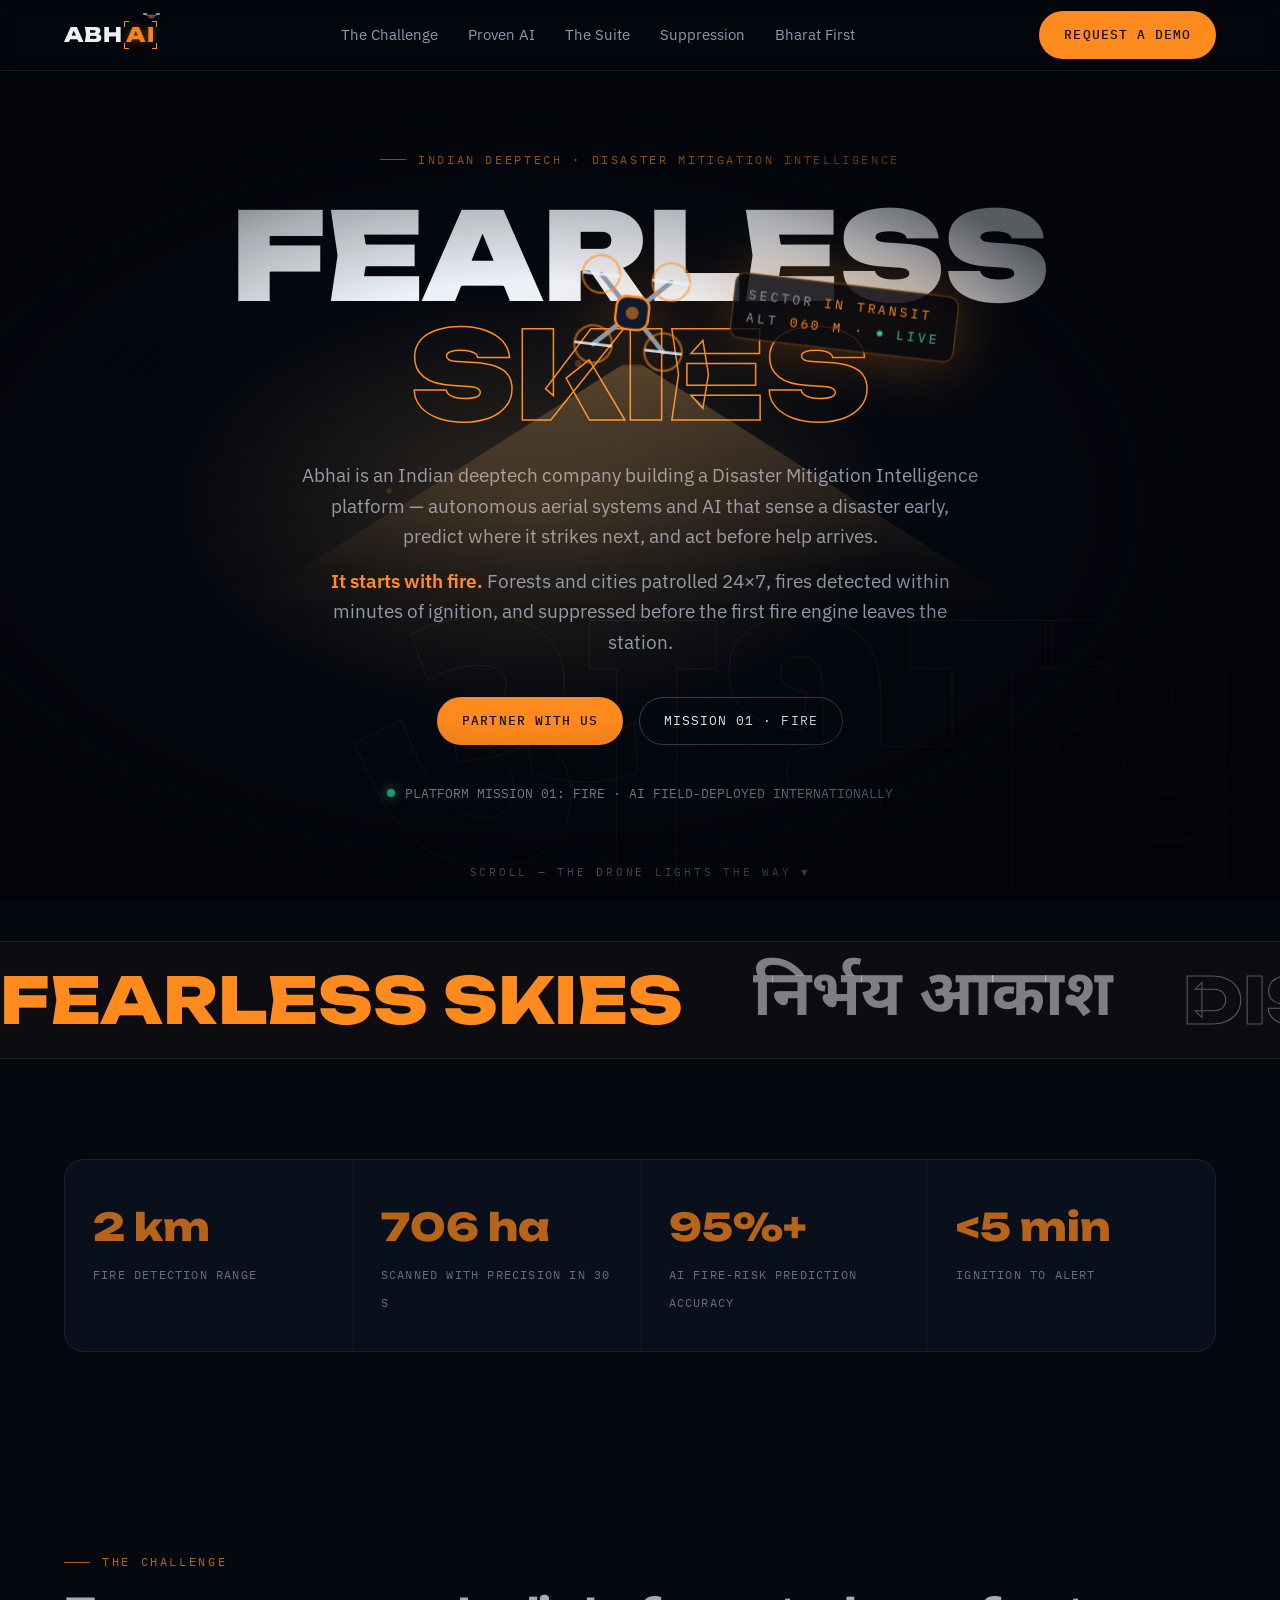
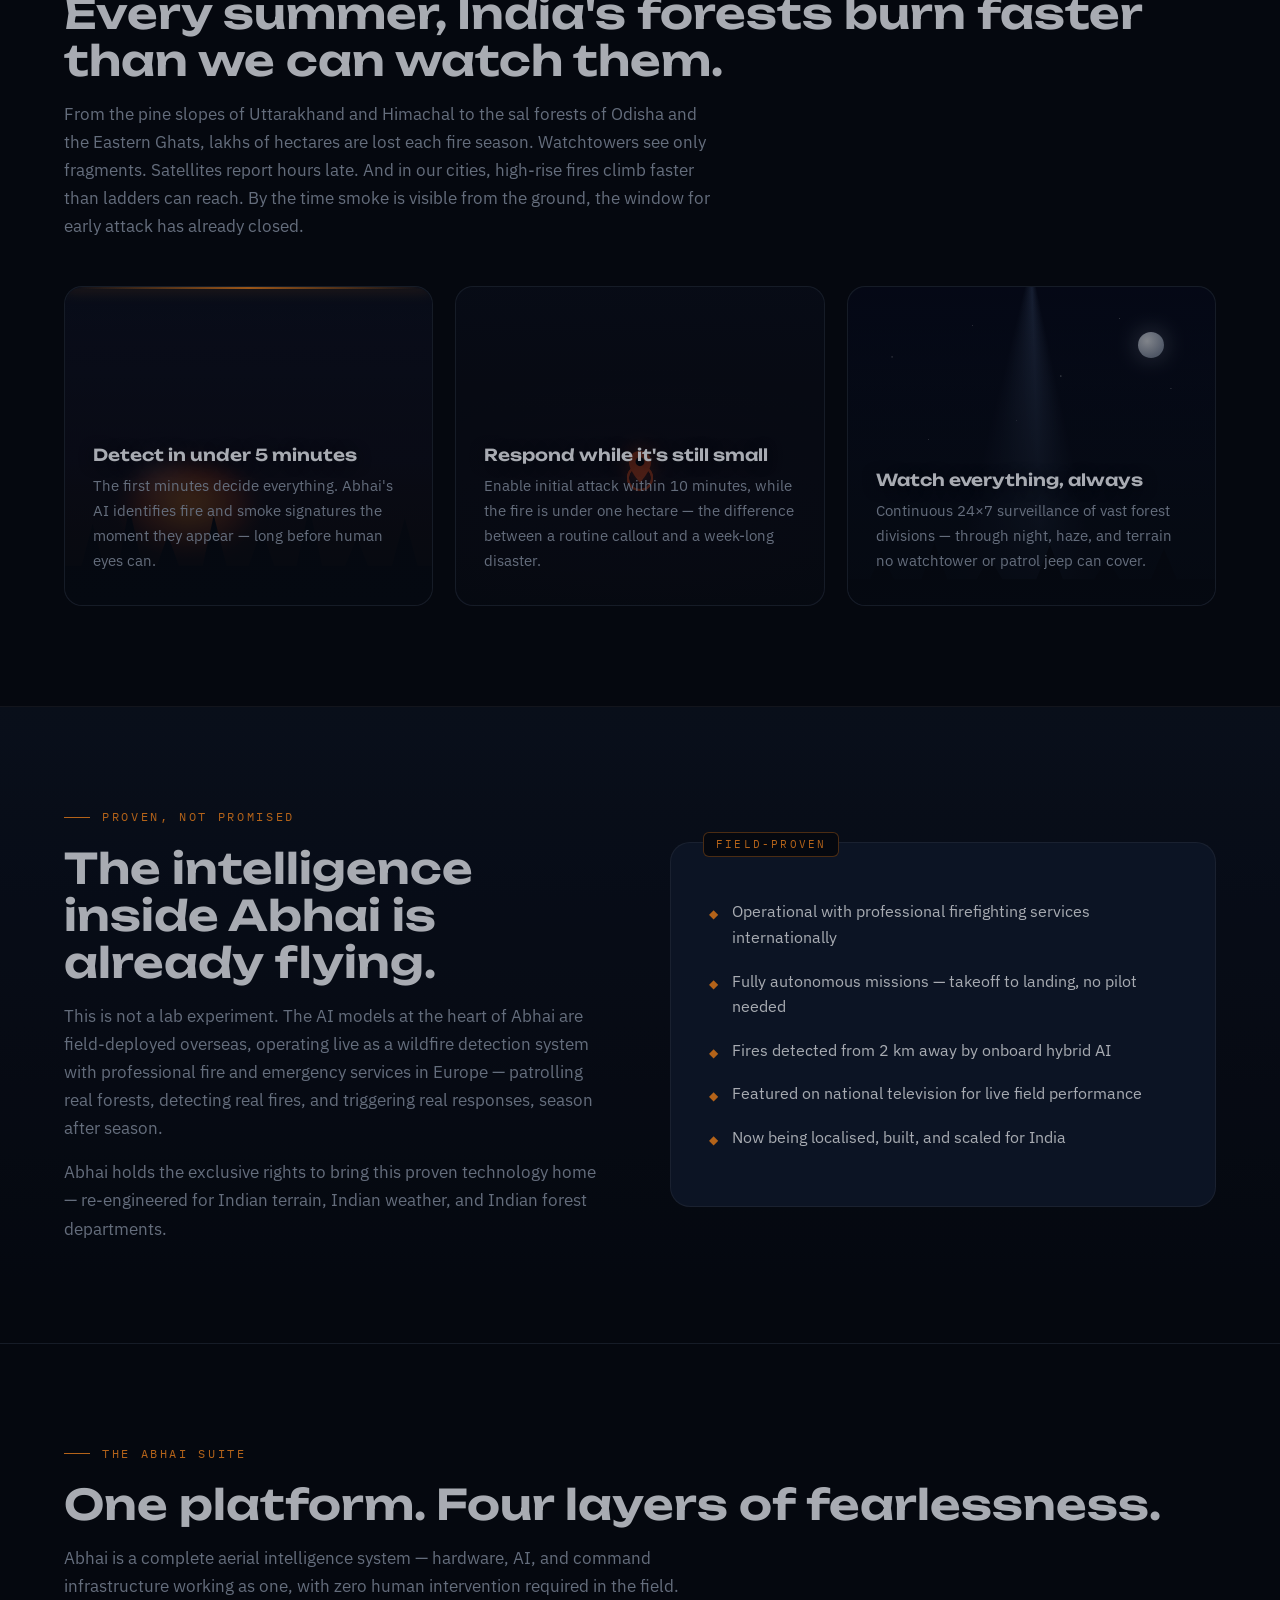
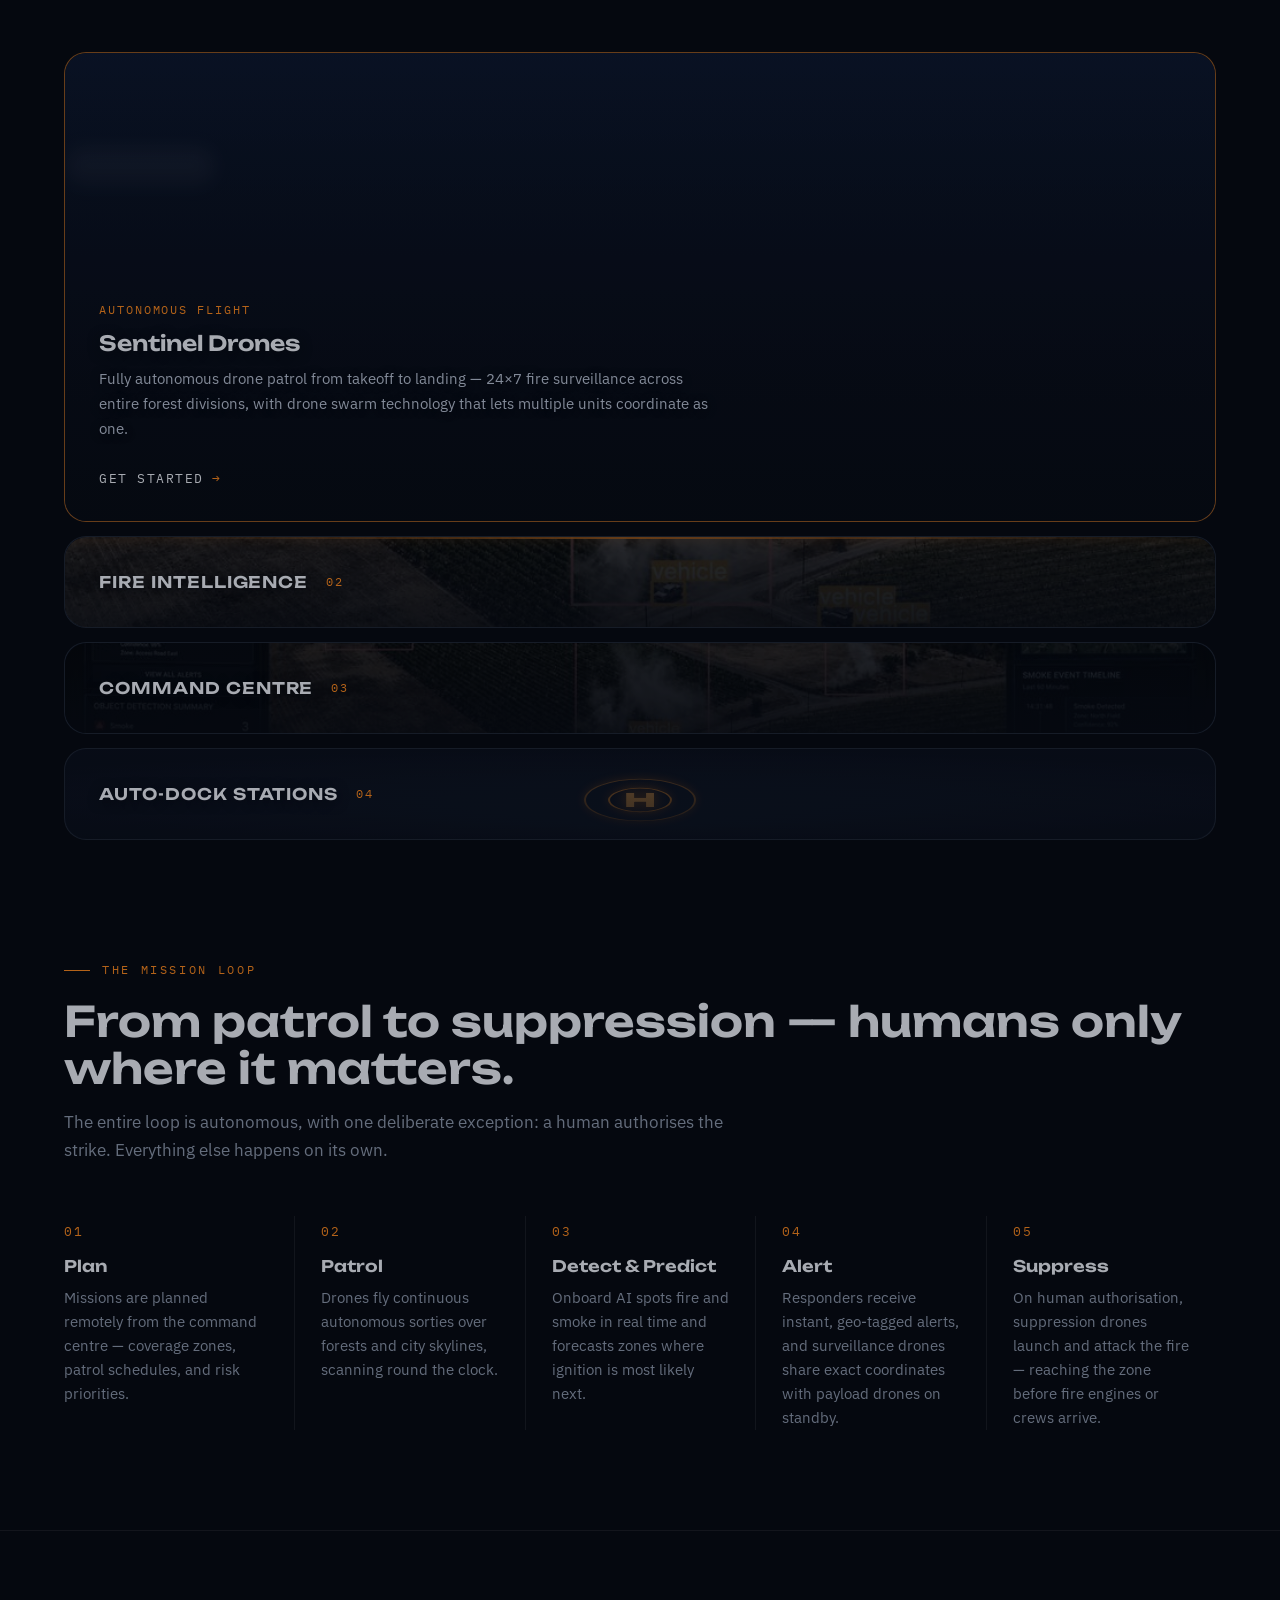
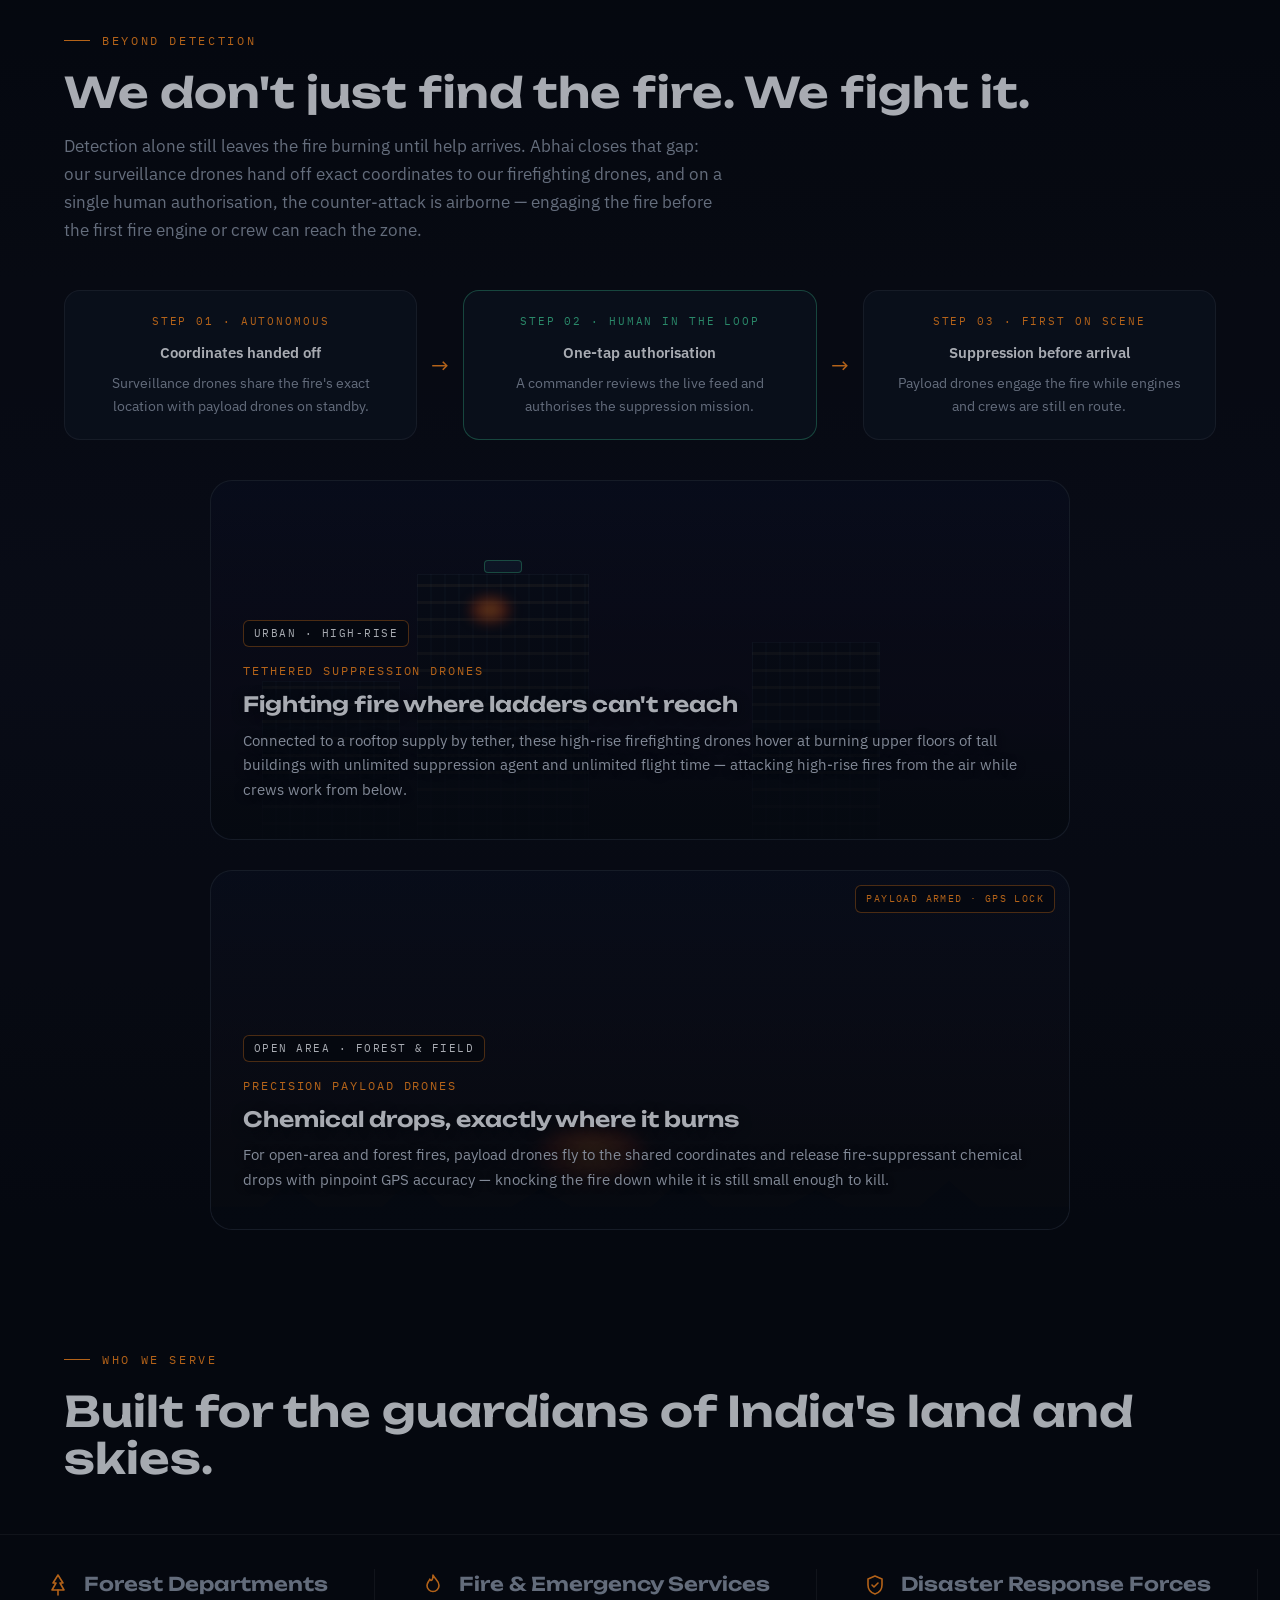
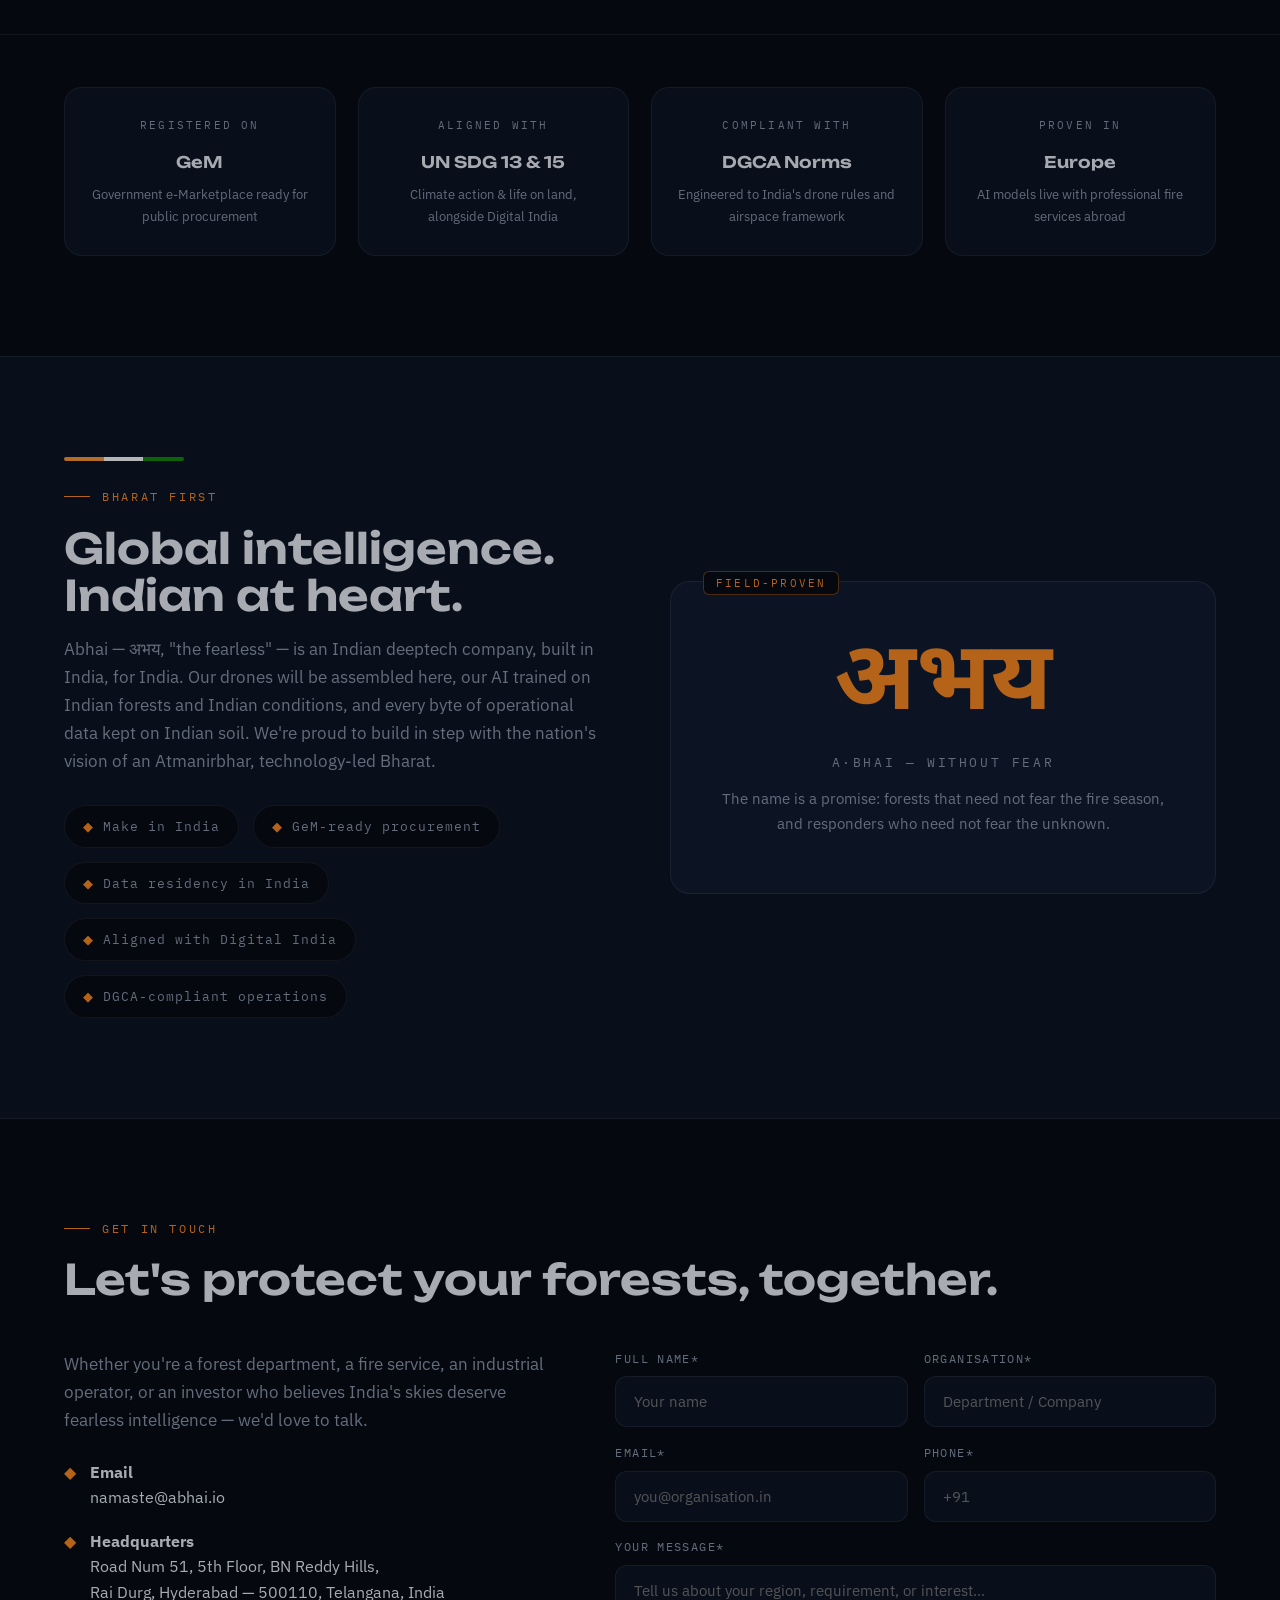
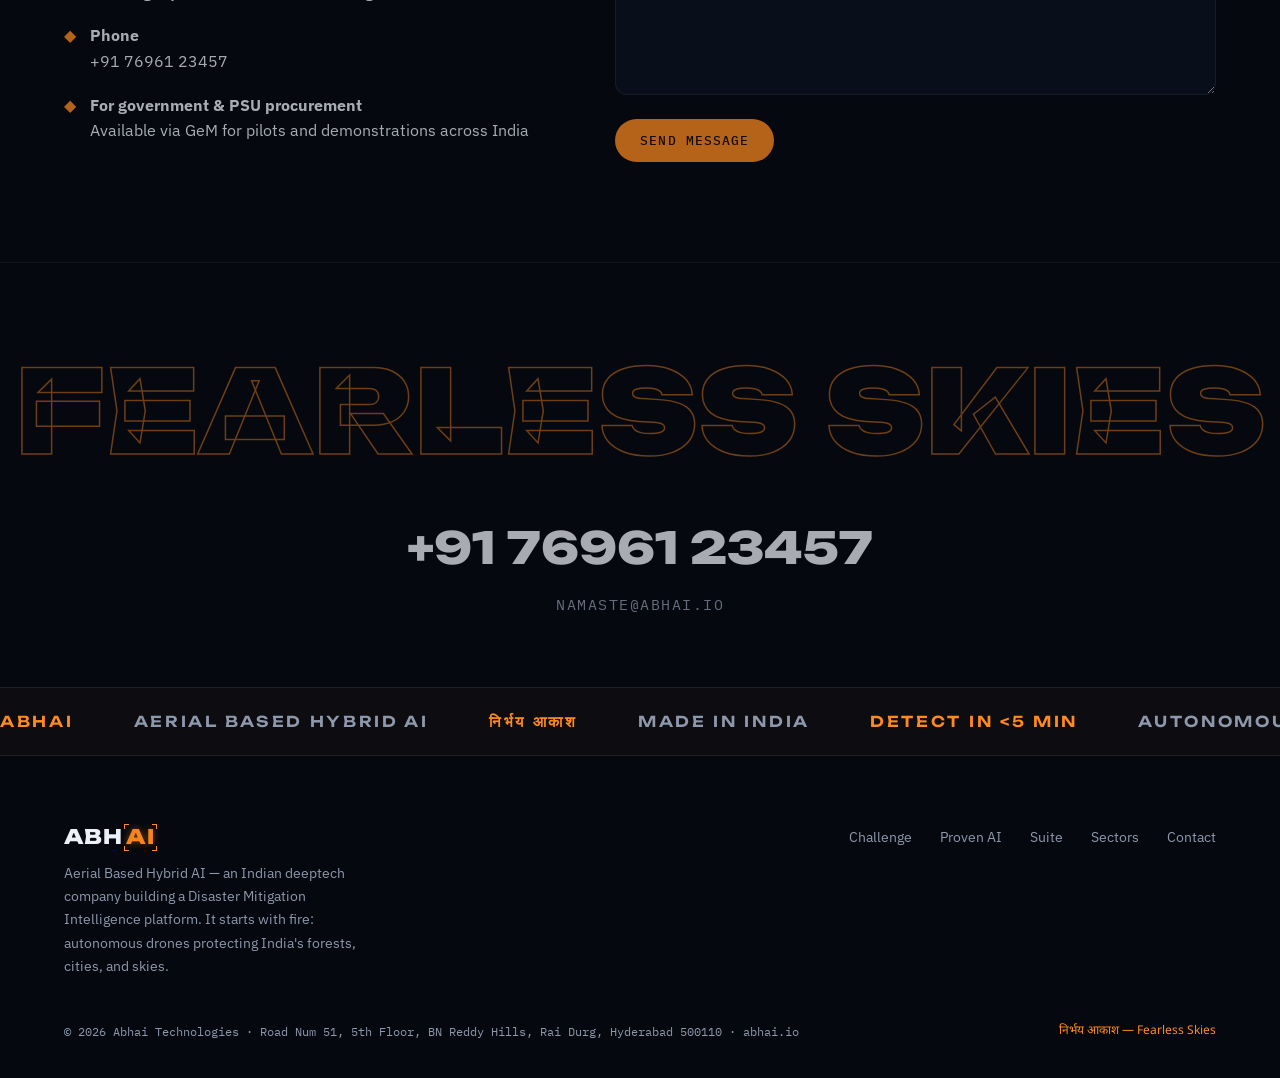
<file: index.html>
<!DOCTYPE html>
<html lang="en">
<head>
<meta charset="UTF-8">
<meta name="viewport" content="width=device-width, initial-scale=1.0">
<title>ABHAI | Disaster Mitigation Intelligence — AI Fire Detection & Suppression, India</title>
<meta name="description" content="Indian deeptech building a Disaster Mitigation Intelligence platform. It starts with fire: AI drones that detect forest & urban fires in minutes and suppress them first.">
<link rel="canonical" href="https://abhai.io/">
<meta name="robots" content="index, follow, max-image-preview:large">
<meta name="theme-color" content="#05080F">
<meta name="author" content="Abhai Technologies">
<meta name="geo.region" content="IN-TG">
<meta name="geo.placename" content="Hyderabad">

<!-- Open Graph -->
<meta property="og:type" content="website">
<meta property="og:site_name" content="ABHAI — Aerial Based Hybrid AI">
<meta property="og:title" content="ABHAI | Disaster Mitigation Intelligence — It Starts With Fire">
<meta property="og:description" content="Indian deeptech company building a Disaster Mitigation Intelligence platform. Mission 01 is fire: AI drones that detect forest and urban fires in minutes and suppress them first.">
<meta property="og:url" content="https://abhai.io/">
<meta property="og:image" content="https://abhai.io/og-image.png">
<meta property="og:image:width" content="1200">
<meta property="og:image:height" content="630">
<meta property="og:locale" content="en_IN">

<!-- Twitter -->
<meta name="twitter:card" content="summary_large_image">
<meta name="twitter:title" content="ABHAI | Disaster Mitigation Intelligence — It Starts With Fire">
<meta name="twitter:description" content="Indian deeptech building a Disaster Mitigation Intelligence platform. It starts with fire: AI drones that detect and suppress fires before engines arrive.">
<meta name="twitter:image" content="https://abhai.io/og-image.png">

<!-- Structured data -->
<script type="application/ld+json">
{
  "@context": "https://schema.org",
  "@graph": [
    {
      "@type": "Organization",
      "@id": "https://abhai.io/#org",
      "name": "Abhai Technologies",
      "alternateName": "ABHAI",
      "url": "https://abhai.io/",
      "logo": "https://abhai.io/og-image.png",
      "email": "namaste@abhai.io",
      "telephone": "+91-76961-23457",
      "slogan": "Fearless Skies — निर्भय आकाश",
      "description": "Abhai is an Indian deeptech company building a Disaster Mitigation Intelligence platform. Its first mission is fire: autonomous AI drones for early fire detection and aerial fire suppression across forests, cities and industry — GeM-ready and DGCA compliant.",
      "address": {
        "@type": "PostalAddress",
        "streetAddress": "Road Num 51, 5th Floor, BN Reddy Hills, Rai Durg",
        "addressLocality": "Hyderabad",
        "addressRegion": "Telangana",
        "postalCode": "500110",
        "addressCountry": "IN"
      },
      "areaServed": "IN",
      "knowsAbout": ["disaster mitigation intelligence", "Indian deeptech company", "disaster management technology", "Indian drone company", "drone fire detection", "forest fire surveillance", "wildfire detection system", "aerial fire suppression", "firefighting drones", "high-rise firefighting drone", "AI smoke detection", "computer vision fire detection", "autonomous drone patrol", "drone swarm technology", "drone docking station", "drone command and control", "DGCA compliant drone operations", "GeM procurement", "tethered firefighting drones"]
    },
    {
      "@type": "WebSite",
      "@id": "https://abhai.io/#website",
      "url": "https://abhai.io/",
      "name": "ABHAI — Aerial Based Hybrid AI",
      "publisher": { "@id": "https://abhai.io/#org" },
      "inLanguage": "en-IN"
    },
    {
      "@type": "Service",
      "name": "AI Drone Fire Detection & Suppression",
      "provider": { "@id": "https://abhai.io/#org" },
      "serviceType": "Aerial fire detection and suppression",
      "areaServed": "IN",
      "audience": { "@type": "Audience", "audienceType": "Forest departments, fire and emergency services, industry, smart cities" }
    }
  ]
}
</script>
<link rel="icon" href="data:image/svg+xml,%3Csvg xmlns='http://www.w3.org/2000/svg' viewBox='0 0 64 64'%3E%3Crect width='64' height='64' rx='14' fill='%23FF8A1E'/%3E%3Ctext x='32' y='45' font-family='Arial Black,Arial' font-size='34' font-weight='900' text-anchor='middle' fill='%23140A00'%3EA%3C/text%3E%3C/svg%3E">
<link rel="preconnect" href="https://fonts.googleapis.com">
<link rel="preconnect" href="https://fonts.gstatic.com" crossorigin>
<link href="https://fonts.googleapis.com/css2?family=Unbounded:wght@400;600;800;900&family=IBM+Plex+Sans:wght@400;500;600&family=IBM+Plex+Mono:wght@400;500&family=Noto+Sans+Devanagari:wght@600;700&display=swap" rel="stylesheet">
<style>
:root{
  --night:#05080F;
  --panel:#0B1220;
  --panel-2:#101A2E;
  --line:rgba(255,255,255,.08);
  --saffron:#FF8A1E;
  --saffron-soft:rgba(255,138,30,.14);
  --ember:#FF5A2A;
  --leaf:#3AC08F;
  --ash:#EDF1F7;
  --muted:#8D98AB;
  --mono:'IBM Plex Mono',monospace;
  --sans:'IBM Plex Sans',sans-serif;
  --disp:'Unbounded',sans-serif;
  --dev:'Noto Sans Devanagari',sans-serif;
}
*{margin:0;padding:0;box-sizing:border-box}
html{scroll-behavior:smooth}
body{background:var(--night);color:var(--ash);font-family:var(--sans);font-size:17px;line-height:1.65;overflow-x:hidden}
::selection{background:var(--saffron);color:#160a00}
a{color:inherit;text-decoration:none}
.wrap{max-width:1200px;margin:0 auto;padding:0 24px}
.eyebrow{font-family:var(--mono);font-size:12px;letter-spacing:.22em;text-transform:uppercase;color:var(--saffron);display:flex;align-items:center;gap:12px}
.eyebrow::before{content:"";width:26px;height:1px;background:var(--saffron)}
h1,h2,h3{font-family:var(--disp);font-weight:600;line-height:1.12}
h2{font-size:clamp(26px,3.6vw,42px);margin:18px 0 16px}
.sub{color:var(--muted);max-width:660px}
section{padding:100px 0;position:relative;z-index:2}
.reveal{opacity:0;transform:translateY(28px);transition:opacity .7s ease,transform .7s ease}
.reveal.in{opacity:1;transform:none}
@media (prefers-reduced-motion:reduce){
  .reveal{opacity:1;transform:none;transition:none}
  *{animation:none!important;transition:none!important}
  #droneLayer{display:none!important}
  .stab{height:auto!important}
  .stab .collapsed{display:none}
  .stab .body{opacity:1;transform:none}
}

/* ============ SCROLL DRONE ============ */
#droneLayer{position:fixed;inset:0;z-index:5;pointer-events:none;--lx:50vw;--ly:55vh;--lrx:760px;--lry:44vh}
#lightVeil{position:absolute;inset:0;background:rgba(2,4,9,.63);
  -webkit-mask-image:radial-gradient(ellipse var(--lrx) var(--lry) at var(--lx) var(--ly),transparent 0%,transparent 56%,rgba(0,0,0,.45) 80%,#000 98%);
  mask-image:radial-gradient(ellipse var(--lrx) var(--lry) at var(--lx) var(--ly),transparent 0%,transparent 56%,rgba(0,0,0,.45) 80%,#000 98%)}
#lightGlow{position:absolute;inset:0;background:radial-gradient(ellipse calc(var(--lrx)*.85) calc(var(--lry)*.85) at var(--lx) var(--ly),rgba(255,195,115,.17),transparent 65%)}
#beam{position:absolute;background:linear-gradient(180deg,rgba(255,190,110,.32),rgba(255,180,95,.02) 88%);clip-path:polygon(calc(50% - 9px) 0,calc(50% + 9px) 0,100% 100%,0 100%);filter:blur(2px)}
#drone{position:absolute;width:110px;height:110px;left:0;top:0;will-change:transform;filter:drop-shadow(0 0 24px rgba(255,138,30,.4));transition:opacity .5s}
#drone svg{width:100%;height:100%;overflow:visible}
.rotor{transform-origin:center;animation:rot .12s linear infinite}
@keyframes rot{to{transform:rotate(180deg)}}
footer .logo .ldr{opacity:0;transition:opacity .7s ease}
footer .logo .ldr.landed{opacity:1}
.trail{position:absolute;width:7px;height:7px;border-radius:50%;background:var(--saffron);opacity:.35;pointer-events:none}
#hud{position:absolute;left:120%;top:12%;white-space:nowrap;font-family:var(--mono);font-size:10.5px;letter-spacing:.14em;color:var(--saffron);background:rgba(5,8,15,.82);border:1px solid rgba(255,138,30,.35);border-radius:8px;padding:7px 11px;line-height:1.7}
#hud .lv{color:var(--muted)}
#hud .live{color:var(--leaf)}
@media(max-width:900px){#hud{display:none}}

/* ============ NAV ============ */
nav{position:fixed;top:0;left:0;right:0;z-index:50;backdrop-filter:blur(14px);background:rgba(5,8,15,.74);border-bottom:1px solid var(--line)}
.nav-in{display:flex;align-items:center;justify-content:space-between;height:70px}
.logo{display:flex;align-items:center;gap:0;font-family:var(--disp);font-weight:800;font-size:20px;letter-spacing:.02em;line-height:1}
.lai{position:relative;display:inline-block;color:rgba(255,138,30,.95);text-shadow:0 0 .35em rgba(255,138,30,.45);padding:.05em .10em;margin-left:.10em}
.lai i{position:absolute;width:.26em;height:.26em;border:.055em solid var(--saffron);font-style:normal;animation:hudlock 2.6s ease-in-out infinite}
.lai i.c1{top:-.13em;left:0;border-right:0;border-bottom:0}
.lai i.c2{top:-.13em;right:-.04em;border-left:0;border-bottom:0}
.lai i.c3{bottom:-.13em;left:0;border-right:0;border-top:0}
.lai i.c4{bottom:-.13em;right:-.04em;border-left:0;border-top:0}
@keyframes hudlock{0%,100%{opacity:1}50%{opacity:.35}}
.ldr{position:absolute;top:-.60em;right:-.22em;width:.85em;animation:ldrhov 2.8s ease-in-out infinite;filter:drop-shadow(0 .08em .14em rgba(0,0,0,.6))}
@keyframes ldrhov{50%{transform:translateY(-.14em)}}
.nav-links{display:flex;gap:30px;font-size:14.5px;color:var(--muted)}
.nav-links a:hover{color:var(--ash)}
.btn{display:inline-flex;align-items:center;gap:9px;padding:12px 24px;border-radius:999px;font-family:var(--mono);font-size:13px;letter-spacing:.08em;text-transform:uppercase;border:1px solid transparent;cursor:pointer;transition:.25s}
.btn-primary{background:var(--saffron);color:#1c0d00;font-weight:500}
.btn-primary:hover{background:#ffa04a;box-shadow:0 6px 30px rgba(255,138,30,.35)}
.btn-ghost{border-color:rgba(255,255,255,.22);color:var(--ash)}
.btn-ghost:hover{border-color:var(--saffron);color:var(--saffron)}
@media(max-width:860px){.nav-links{display:none}}

/* ============ HERO (AI-ERA style giant type) ============ */
.hero{min-height:100vh;display:flex;flex-direction:column;justify-content:center;padding:150px 0 60px;position:relative;overflow:hidden}
.hero::before{content:"अभय";position:absolute;font-family:var(--dev);font-weight:700;font-size:min(36vw,430px);color:transparent;-webkit-text-stroke:1px rgba(255,138,30,.09);right:-3%;bottom:-6%;pointer-events:none;user-select:none;line-height:1}
.hero .eyebrow{justify-content:center}
.hero-title{font-family:var(--disp);font-weight:900;font-size:clamp(44px,9.5vw,128px);line-height:.98;letter-spacing:-.01em;text-align:center;margin:26px 0 8px;text-transform:uppercase}
.hero-title .l2{display:block;color:transparent;-webkit-text-stroke:1.5px var(--saffron)}
.hero-sub{max-width:680px;margin:26px auto 0;text-align:center;color:var(--muted);font-size:18.5px}
.hero-ctas{display:flex;gap:16px;flex-wrap:wrap;justify-content:center;margin-top:40px}
.hero-note{margin:38px auto 0;font-family:var(--mono);font-size:12.5px;color:var(--muted);display:flex;align-items:center;gap:10px;justify-content:center}
.dot{width:8px;height:8px;border-radius:50%;background:var(--leaf);box-shadow:0 0 12px var(--leaf);animation:pulse 2s infinite}
@keyframes pulse{50%{opacity:.35}}
.scroll-cue{margin:60px auto 0;text-align:center;font-family:var(--mono);font-size:11px;letter-spacing:.25em;color:var(--muted);animation:bob 2.4s ease-in-out infinite}
@keyframes bob{50%{transform:translateY(8px)}}

/* ============ GIANT MARQUEE BANDS (STEP INTO FUTURE style) ============ */
.band{border-top:1px solid var(--line);border-bottom:1px solid var(--line);overflow:hidden;padding:26px 0;background:rgba(255,138,30,.03);position:relative;z-index:2}
.band-track{display:flex;width:max-content;white-space:nowrap;animation:scroll 30s linear infinite;font-family:var(--disp);font-weight:800;font-size:clamp(30px,5vw,64px);text-transform:uppercase;line-height:1;will-change:transform;backface-visibility:hidden;transform:translate3d(0,0,0)}
.band-track span{margin-right:70px}
.band-track span{color:transparent;-webkit-text-stroke:1px rgba(237,241,247,.35)}
.band-track span.fill{color:var(--saffron);-webkit-text-stroke:0}
.band-track span.dev{font-family:var(--dev);font-weight:700;color:rgba(237,241,247,.5);-webkit-text-stroke:0}
.band.small .band-track{font-size:15px;font-weight:600;letter-spacing:.18em;color:var(--muted);animation-duration:24s}
.band.small .band-track span{color:var(--muted);-webkit-text-stroke:0;margin-right:60px}
.band.small .band-track span.fill{color:var(--saffron)}
@keyframes scroll{to{transform:translate3d(-50%,0,0)}}

/* ============ STATS ============ */
.stats{display:grid;grid-template-columns:repeat(4,1fr);gap:1px;background:var(--line);border:1px solid var(--line);border-radius:20px;overflow:hidden}
.stat{background:var(--panel);padding:36px 28px}
.stat b{display:block;font-family:var(--disp);font-size:clamp(28px,3vw,38px);font-weight:800;color:var(--saffron)}
.stat small{font-family:var(--mono);font-size:12px;letter-spacing:.1em;text-transform:uppercase;color:var(--muted)}
@media(max-width:860px){.stats{grid-template-columns:repeat(2,1fr)}}
@media(max-width:520px){.stats{grid-template-columns:1fr}}

/* ============ CARDS ============ */
.cards3{display:grid;grid-template-columns:repeat(3,1fr);gap:22px;margin-top:46px}
.card{background:var(--panel);border:1px solid var(--line);border-radius:18px;padding:32px 28px;transition:.3s}
.card:hover{border-color:rgba(255,138,30,.45);transform:translateY(-4px)}
.card .ic{width:48px;height:48px;border-radius:12px;background:var(--saffron-soft);display:grid;place-items:center;font-size:22px;margin-bottom:20px}
.card h3{font-size:16.5px;margin-bottom:10px}
.card p{font-size:15px;color:var(--muted)}
@media(max-width:860px){.cards3{grid-template-columns:1fr}}

/* ============ PROVEN ============ */
.proven{background:linear-gradient(180deg,var(--panel) 0%,var(--night) 100%);border-top:1px solid var(--line);border-bottom:1px solid var(--line)}
.proven-grid{display:grid;grid-template-columns:1fr 1fr;gap:60px;align-items:center}
.proven-box{background:var(--panel-2);border:1px solid var(--line);border-radius:20px;padding:38px;position:relative}
.proven-box::before{content:"FIELD-PROVEN";position:absolute;top:-11px;left:32px;font-family:var(--mono);font-size:11px;letter-spacing:.2em;color:var(--saffron);background:var(--night);padding:2px 12px;border:1px solid rgba(255,138,30,.4);border-radius:6px}
.check{display:flex;gap:14px;margin:18px 0;font-size:15.5px;color:var(--ash)}
.check::before{content:"◆";color:var(--saffron);font-size:12px;margin-top:5px}
@media(max-width:920px){.proven-grid{grid-template-columns:1fr}}

/* ============ SUITE (vertical stack, opens on scroll) ============ */
.suite-tabs{display:flex;flex-direction:column;gap:14px;margin-top:52px}
.stab{position:relative;overflow:hidden;border-radius:22px;border:1px solid var(--line);background:var(--panel);height:92px;transition:height .95s cubic-bezier(.45,0,.2,1),border-color .35s;display:flex;flex-direction:column;justify-content:flex-end;padding:30px 34px}
.stab.active{height:470px;border-color:rgba(255,138,30,.55)}
.stab .collapsed{position:absolute;inset:0;display:flex;align-items:center;padding:0 34px;gap:18px;transition:opacity .3s;z-index:2}
.stab .collapsed small{font-family:var(--mono);font-size:11.5px;color:var(--saffron);letter-spacing:.15em}
.stab .collapsed b{font-family:var(--disp);font-size:16px;font-weight:600;letter-spacing:.06em;color:var(--ash);white-space:nowrap;text-shadow:0 2px 12px rgba(5,8,15,.95)}
.stab.active .collapsed{opacity:0;pointer-events:none}
.stab .body{position:relative;z-index:1;opacity:0;transform:translateY(16px);transition:opacity .5s .22s,transform .5s .22s}
.stab.active .body{opacity:1;transform:none}
.stab .tagline{font-family:var(--mono);font-size:12px;letter-spacing:.16em;text-transform:uppercase;color:var(--saffron);margin-bottom:12px}
.stab h3{font-size:21px;margin-bottom:12px;text-shadow:0 2px 12px rgba(5,8,15,.95)}
.stab .body p{font-size:15px;color:#B8C1D2;margin-bottom:22px;text-shadow:0 1px 8px rgba(5,8,15,.95);max-width:620px}
.stab .go{font-family:var(--mono);font-size:12.5px;letter-spacing:.12em;text-transform:uppercase;color:var(--ash);display:inline-flex;align-items:center;gap:8px}
.stab .go::after{content:"→";color:var(--saffron);transition:.25s}
.stab .go:hover::after{transform:translateX(6px)}
@media(max-width:860px){
  .stab{height:76px;padding:24px 22px}
  .stab.active{height:440px}
  .stab .collapsed{padding:0 22px}
  .stab .collapsed b{font-size:14.5px}
}

/* ============ MISSION LOOP ============ */
.loop{display:grid;grid-template-columns:repeat(5,1fr);gap:0;margin-top:52px;counter-reset:step}
.step{padding:0 26px;border-left:1px solid var(--line);counter-increment:step}
.step:first-child{border-left:none;padding-left:0}
.step::before{content:"0" counter(step);font-family:var(--mono);font-size:13px;color:var(--saffron);letter-spacing:.15em}
.step h3{font-size:16px;margin:14px 0 10px}
.step p{font-size:14.5px;color:var(--muted)}
@media(max-width:860px){.loop{grid-template-columns:1fr;gap:32px}.step{border-left:none;padding:0}}

/* ============ SECTOR STRIP (client-logo style) ============ */
.sector-strip{overflow:hidden;margin-top:52px;border-top:1px solid var(--line);border-bottom:1px solid var(--line);padding:34px 0}
.sector-track{display:flex;gap:0;width:max-content;animation:scroll 32s linear infinite;will-change:transform;backface-visibility:hidden;transform:translate3d(0,0,0)}
.sector-item{font-family:var(--disp);font-size:19px;font-weight:600;color:var(--muted);padding:0 46px;border-right:1px solid var(--line);white-space:nowrap;display:flex;align-items:center;gap:14px}
.sector-item svg{width:24px;height:24px;stroke:var(--saffron);fill:none;stroke-width:1.6;stroke-linecap:round;stroke-linejoin:round;flex:none}
.sector-item:hover{color:var(--saffron)}

/* ============ CRED BAND (Registered on / Aligned / Certified) ============ */
.cred{display:grid;grid-template-columns:repeat(4,1fr);gap:22px;margin-top:52px}
.cred-cell{background:var(--panel);border:1px solid var(--line);border-radius:18px;padding:28px 26px;text-align:center}
.cred-cell small{display:block;font-family:var(--mono);font-size:11px;letter-spacing:.2em;text-transform:uppercase;color:var(--muted);margin-bottom:14px}
.cred-cell b{font-family:var(--disp);font-size:16px;font-weight:600;color:var(--ash)}
.cred-cell p{font-size:13px;color:var(--muted);margin-top:8px}
@media(max-width:920px){.cred{grid-template-columns:repeat(2,1fr)}}
@media(max-width:560px){.cred{grid-template-columns:1fr}}

/* ============ BHARAT ============ */
.bharat{background:var(--panel);border-top:1px solid var(--line);border-bottom:1px solid var(--line)}
.bharat-grid{display:grid;grid-template-columns:1fr 1fr;gap:60px;align-items:center}
.badges{display:flex;flex-wrap:wrap;gap:14px;margin-top:30px}
.badge{font-family:var(--mono);font-size:12.5px;letter-spacing:.08em;padding:10px 18px;border:1px solid var(--line);border-radius:999px;color:var(--muted);background:var(--night)}
.badge b{color:var(--saffron);font-weight:500}
.tricolor{height:4px;width:120px;border-radius:4px;background:linear-gradient(90deg,#FF9933 33%,#fff 33% 66%,#138808 66%);margin-bottom:26px}
@media(max-width:920px){.bharat-grid{grid-template-columns:1fr}}

/* ============ CONTACT ============ */
.contact-grid{display:grid;grid-template-columns:.9fr 1.1fr;gap:60px;margin-top:46px}
.c-info p{color:var(--muted);margin-bottom:26px}
.c-line{display:flex;gap:14px;align-items:flex-start;margin:18px 0;font-size:15.5px}
.c-line .ic{color:var(--saffron)}
form{display:grid;gap:16px}
.frow{display:grid;grid-template-columns:1fr 1fr;gap:16px}
input,textarea{background:var(--panel);border:1px solid var(--line);border-radius:12px;padding:15px 18px;color:var(--ash);font-family:var(--sans);font-size:15px;width:100%;transition:.25s}
input:focus,textarea:focus{outline:none;border-color:var(--saffron);box-shadow:0 0 0 3px rgba(255,138,30,.15)}
textarea{min-height:130px;resize:vertical}
label{font-family:var(--mono);font-size:11.5px;letter-spacing:.12em;text-transform:uppercase;color:var(--muted);display:block;margin-bottom:8px}
.form-ok{display:none;background:rgba(58,192,143,.12);border:1px solid rgba(58,192,143,.4);color:var(--leaf);padding:16px 20px;border-radius:12px;font-size:15px}
@media(max-width:920px){.contact-grid{grid-template-columns:1fr}.frow{grid-template-columns:1fr}}

/* ============ MEGA FOOTER (AI-ERA style) ============ */
.mega{padding:90px 0 0;border-top:1px solid var(--line);overflow:hidden;position:relative;z-index:2}
.mega-title{font-family:var(--disp);font-weight:900;font-size:clamp(40px,9vw,120px);text-transform:uppercase;line-height:1;text-align:center;color:transparent;-webkit-text-stroke:1.5px rgba(255,138,30,.6)}
.mega-phone{display:block;text-align:center;font-family:var(--disp);font-weight:800;font-size:clamp(24px,4.5vw,44px);color:var(--ash);margin:44px 0 8px;transition:.25s}
.mega-phone:hover{color:var(--saffron)}
.mega-mail{display:block;text-align:center;font-family:var(--mono);font-size:15px;letter-spacing:.1em;color:var(--muted)}
.mega-mail:hover{color:var(--saffron)}
footer{padding:70px 0 36px;position:relative;z-index:2}
.f-grid{display:flex;justify-content:space-between;gap:40px;flex-wrap:wrap;align-items:flex-start}
.f-links{display:flex;gap:28px;font-size:14px;color:var(--muted)}
.f-links a:hover{color:var(--saffron)}
.f-bottom{margin-top:44px;display:flex;justify-content:space-between;flex-wrap:wrap;gap:14px;font-family:var(--mono);font-size:12px;color:var(--muted)}
.f-tag{font-family:var(--dev);color:var(--saffron)}

/* ============ SUPPRESSION ============ */
.suppress{background:linear-gradient(180deg,var(--night) 0%,#0B0E1A 50%,var(--night) 100%);border-top:1px solid var(--line)}
.flow{display:grid;grid-template-columns:1fr auto 1fr auto 1fr;gap:14px;align-items:stretch;margin:46px 0 14px}
.flow-cell{background:var(--panel);border:1px solid var(--line);border-radius:16px;padding:22px 22px;text-align:center}
.flow-cell small{display:block;font-family:var(--mono);font-size:10.5px;letter-spacing:.18em;color:var(--saffron);margin-bottom:8px}
.flow-cell b{font-size:15px;font-family:var(--sans);font-weight:600}
.flow-cell p{font-size:13.5px;color:var(--muted);margin-top:6px}
.flow-cell.human{border-color:rgba(58,192,143,.45)}
.flow-cell.human small{color:var(--leaf)}
.flow-arrow{align-self:center;color:var(--saffron);font-size:22px;animation:nudge 1.6s ease-in-out infinite}
@keyframes nudge{50%{transform:translateX(5px)}}
@media(max-width:860px){.flow{grid-template-columns:1fr}.flow-arrow{transform:rotate(90deg);justify-self:center}@keyframes nudge{50%{transform:rotate(90deg) translateX(5px)}}}
.sup-cards{display:grid;grid-template-columns:1fr;gap:30px;margin-top:40px;max-width:860px;margin-left:auto;margin-right:auto}
.sup-card{position:relative;border-radius:22px;overflow:hidden;border:1px solid var(--line);min-height:360px;padding:36px 32px;display:flex;flex-direction:column;justify-content:flex-end;background:var(--panel)}
.sup-card>*:not(.scene){position:relative;z-index:1}
.sup-card .tagline{font-family:var(--mono);font-size:12px;letter-spacing:.16em;text-transform:uppercase;color:var(--saffron);margin-bottom:12px}
.sup-card h3{font-size:21px;margin-bottom:12px;text-shadow:0 2px 12px rgba(5,8,15,.95)}
.sup-card p{font-size:15px;color:#B8C1D2;text-shadow:0 1px 8px rgba(5,8,15,.95)}
.sup-card .chip{display:inline-block;font-family:var(--mono);font-size:10.5px;letter-spacing:.14em;color:var(--ash);background:rgba(5,8,15,.72);border:1px solid rgba(255,138,30,.4);border-radius:6px;padding:4px 10px;margin-bottom:14px;align-self:flex-start}

/* — Scene: tethered urban suppression — */
.sc-tether{background:linear-gradient(180deg,#0A0F22 0%,#141126 70%,#0A0D18 100%)}
.bldg{position:absolute;bottom:0;background:#0A101E;border:1px solid rgba(120,150,205,.12);border-bottom:0;background-image:repeating-linear-gradient(0deg,transparent 0 14px,rgba(255,214,140,.10) 14px 17px),repeating-linear-gradient(90deg,transparent 0 12px,rgba(120,150,205,.06) 12px 14px)}
.bldg.b1{left:6%;width:16%;height:44%}
.bldg.b2{left:24%;width:20%;height:74%}
.bldg.b3{right:22%;width:15%;height:55%}
.hifire{position:absolute;left:30%;top:32%;width:44px;height:30px;border-radius:50%;background:radial-gradient(ellipse,rgba(255,150,45,.95),rgba(255,60,20,.5) 55%,transparent 78%);filter:blur(6px);animation:flick 1.4s ease-in-out infinite}
.tbase{position:absolute;left:34%;top:22%;width:38px;height:13px;margin-left:-19px;border-radius:4px;background:#16233C;border:1px solid rgba(58,192,143,.7)}

/* — Scene: precision payload drop — */
.sc-drop{background:linear-gradient(180deg,#0A1020 0%,#12121F 60%,#1A130D 100%)}
.gfire{position:absolute;left:38%;bottom:12%;width:110px;height:64px;border-radius:50%;background:radial-gradient(ellipse,rgba(255,150,45,.9),rgba(255,60,20,.45) 55%,transparent 78%);filter:blur(8px);animation:flick 2.1s ease-in-out infinite}
.droptag{position:absolute;top:14px;right:14px;font-family:var(--mono);font-size:10px;letter-spacing:.14em;color:var(--saffron);background:rgba(5,8,15,.72);border:1px solid rgba(255,138,30,.4);border-radius:6px;padding:5px 10px;z-index:1}
.card{position:relative;overflow:hidden}
.scene{position:absolute;inset:0;z-index:0;pointer-events:none;border-radius:inherit;overflow:hidden}
.scene::after{content:"";position:absolute;inset:0;background:linear-gradient(180deg,rgba(5,8,15,.10) 0%,rgba(5,8,15,.45) 42%,rgba(6,10,18,.94) 100%)}
.card>*:not(.scene){position:relative;z-index:1}
.cards3 .card{min-height:320px;display:flex;flex-direction:column;justify-content:flex-end}
.cards3 .card h3{text-shadow:0 2px 14px rgba(5,8,15,.9)}
.treeline{position:absolute;left:0;right:0;bottom:0;height:44%;width:100%}

/* — Scene: fire detection — */
.sc-fire{background:linear-gradient(180deg,#0A1020 0%,#131224 55%,#1E140E 100%)}
.sc-fire .glow{position:absolute;left:16%;bottom:16%;width:130px;height:95px;border-radius:50%;background:radial-gradient(ellipse,rgba(255,150,45,.9),rgba(255,70,25,.4) 55%,transparent 78%);filter:blur(9px);animation:flick 1.7s ease-in-out infinite}
@keyframes flick{0%,100%{opacity:.9;transform:scale(1)}22%{opacity:.6;transform:scale(.9)}48%{opacity:1;transform:scale(1.1)}74%{opacity:.7;transform:scale(.96)}}
.sc-fire .smoke{position:absolute;left:20%;bottom:34%;width:44px;height:44px;border-radius:50%;background:rgba(195,200,214,.15);filter:blur(11px);animation:rise 5.5s linear infinite}
@keyframes rise{0%{transform:translateY(0) scale(.5);opacity:0}20%{opacity:.55}100%{transform:translateY(-150px) scale(1.9);opacity:0}}
.scanline{position:absolute;left:0;right:0;height:2px;background:linear-gradient(90deg,transparent,rgba(255,138,30,.95),transparent);box-shadow:0 0 14px rgba(255,138,30,.8);animation:scan 3.6s ease-in-out infinite}
@keyframes scan{0%,100%{top:10%}50%{top:74%}}

/* — Scene: rapid response — */
.sc-alert{background:radial-gradient(130% 110% at 50% 100%,#1A1024 0%,#0A0E1A 68%)}
.sc-alert .ring{position:absolute;left:50%;bottom:40%;width:26px;height:26px;border:2px solid rgba(255,90,42,.85);border-radius:50%;transform:translate(-50%,50%);animation:ripple 2.6s ease-out infinite}
.sc-alert .ring.r2{animation-delay:.85s}
.sc-alert .ring.r3{animation-delay:1.7s}
@keyframes ripple{0%{width:26px;height:26px;opacity:1}100%{width:210px;height:210px;opacity:0}}
.sc-alert .pin{position:absolute;left:50%;bottom:40%;transform:translate(-50%,6px);width:26px;height:34px;filter:drop-shadow(0 0 10px rgba(255,90,42,.7));animation:hoverpin 2.2s ease-in-out infinite}
@keyframes hoverpin{50%{transform:translate(-50%,-2px)}}
@keyframes zoomstreak{0%{left:-100px;opacity:0}12%{opacity:1}100%{left:110%;opacity:0}}

/* — Scene: 24×7 watch — */
.sc-watch{background:linear-gradient(180deg,#05091A 0%,#0A1226 100%)}
.sc-watch .stars{position:absolute;inset:0;background-image:
  radial-gradient(1.6px 1.6px at 12% 22%,rgba(237,241,247,.9),transparent 55%),
  radial-gradient(1.3px 1.3px at 34% 12%,rgba(237,241,247,.7),transparent 55%),
  radial-gradient(1.8px 1.8px at 58% 28%,rgba(237,241,247,.85),transparent 55%),
  radial-gradient(1.2px 1.2px at 74% 10%,rgba(237,241,247,.6),transparent 55%),
  radial-gradient(1.5px 1.5px at 88% 32%,rgba(237,241,247,.8),transparent 55%),
  radial-gradient(1.2px 1.2px at 46% 42%,rgba(237,241,247,.55),transparent 55%),
  radial-gradient(1.4px 1.4px at 22% 48%,rgba(237,241,247,.7),transparent 55%);
  animation:twinkle 4s ease-in-out infinite}
@keyframes twinkle{50%{opacity:.55}}
.sc-watch .beam{position:absolute;left:50%;top:-8%;width:340px;height:340px;transform-origin:50% 0;background:conic-gradient(from 168deg at 50% 0,transparent 0deg,rgba(150,190,255,.20) 10deg,rgba(150,190,255,.05) 22deg,transparent 26deg);animation:sweepbeam 7s ease-in-out infinite;margin-left:-170px}
@keyframes sweepbeam{0%,100%{transform:rotate(-26deg)}50%{transform:rotate(26deg)}}
.sc-watch .moon{position:absolute;top:14%;right:14%;width:26px;height:26px;border-radius:50%;background:radial-gradient(circle at 35% 35%,#EDF1F7,#9AA6BC 70%);box-shadow:0 0 24px rgba(200,215,240,.45)}

/* — Scene: sentinel drones — */
.sc-drones{background:linear-gradient(180deg,#0C1830 0%,#0A101E 100%)}
.cloud{position:absolute;width:150px;height:38px;border-radius:40px;background:rgba(185,200,225,.08);filter:blur(9px);animation:drift 16s linear infinite}
@keyframes drift{from{transform:translateX(-180px)}to{transform:translateX(620px)}}

/* — Scene: fire intelligence (real onboard AI feed) — */
.sc-vision{background:#0B0F1C}
.sc-vision::after{background:linear-gradient(180deg,rgba(5,8,15,.05) 0%,rgba(5,8,15,.22) 45%,rgba(6,10,18,.88) 100%)!important}
.sc-vision img{position:absolute;inset:0;width:100%;height:100%;object-fit:cover;transform-origin:52% 34%;animation:dronelock 12s ease-in-out infinite}
@keyframes dronelock{
  0%{transform:scale(1.02)}
  22%{transform:scale(1.02)}
  42%{transform:scale(1.55)}
  68%{transform:scale(1.55)}
  88%{transform:scale(1.02)}
  100%{transform:scale(1.02)}
}
.sc-vision .vscan{position:absolute;left:0;right:0;height:2px;background:linear-gradient(90deg,transparent,rgba(255,138,30,.9),transparent);box-shadow:0 0 12px rgba(255,138,30,.7);animation:scan 4.2s ease-in-out infinite}
.sc-vision .hudtag{position:absolute;top:14px;left:14px;font-family:var(--mono);font-size:10px;letter-spacing:.14em;color:var(--ash);background:rgba(5,8,15,.72);border:1px solid rgba(255,138,30,.4);border-radius:6px;padding:5px 10px;display:flex;align-items:center;gap:7px;z-index:1}
.sc-vision .hudtag i{width:7px;height:7px;border-radius:50%;background:#FF3B30;animation:pulse 1.4s infinite;font-style:normal}
.sc-vision .zoomtag{position:absolute;top:14px;right:14px;font-family:var(--mono);font-size:10px;letter-spacing:.14em;color:var(--saffron);background:rgba(5,8,15,.72);border:1px solid rgba(255,138,30,.4);border-radius:6px;padding:5px 10px;z-index:1;animation:zoomlabel 12s ease-in-out infinite}
@keyframes zoomlabel{0%,22%{opacity:.55}30%,80%{opacity:1}88%,100%{opacity:.55}}
.sc-vision .corner{position:absolute;width:16px;height:16px;border:2px solid rgba(255,138,30,.75)}
.sc-vision .corner.tl{top:10px;left:10px;border-right:0;border-bottom:0;display:none}
.sc-vision .corner.tr{top:10px;right:10px;border-left:0;border-bottom:0;display:none}
.sc-vision .corner.br{bottom:10px;right:10px;border-left:0;border-top:0}


.sc-thermal{background:#0B0F1C}
.blobb{position:absolute;border-radius:50%;filter:blur(28px);animation:blobmove 9s ease-in-out infinite alternate}
.blobb.t1{left:8%;top:34%;width:170px;height:150px;background:rgba(255,110,30,.42)}
.blobb.t2{left:44%;top:12%;width:130px;height:120px;background:rgba(255,60,40,.38);animation-delay:-3s}
.blobb.t3{left:66%;top:46%;width:110px;height:110px;background:rgba(255,190,60,.28);animation-delay:-6s}
@keyframes blobmove{to{transform:translate(34px,-24px) scale(1.18)}}
.bbox{position:absolute;left:56%;top:20%;width:92px;height:66px;border:1.5px solid var(--saffron);border-radius:4px;box-shadow:0 0 16px rgba(255,138,30,.35);animation:blinkbox 2.4s ease-in-out infinite}
.bbox::after{content:"FIRE · 98.4%";position:absolute;top:-22px;left:-1px;font-family:var(--mono);font-size:10px;letter-spacing:.08em;color:var(--saffron);background:rgba(5,8,15,.85);padding:2px 7px;border-radius:3px;border:1px solid rgba(255,138,30,.4)}
.bbox.b2{left:14%;top:52%;width:64px;height:48px;animation-delay:1.2s}
.bbox.b2::after{content:"SMOKE · 91.7%"}
@keyframes blinkbox{0%,100%{opacity:1}50%{opacity:.45}}

/* — Scene: command centre (real ops room) — */
.sc-cc{background:#0A1120}
.sc-cc::after{background:linear-gradient(180deg,rgba(5,8,15,.08) 0%,rgba(5,8,15,.30) 50%,rgba(6,10,18,.90) 100%)!important}
.sc-cc img{position:absolute;inset:0;width:100%;height:100%;object-fit:cover;object-position:center 30%;animation:ccdrift 24s ease-in-out infinite alternate}
@keyframes ccdrift{from{transform:scale(1.02)}to{transform:scale(1.1)}}
.sc-cc .cctag{position:absolute;top:14px;left:14px;font-family:var(--mono);font-size:10px;letter-spacing:.14em;color:var(--ash);background:rgba(5,8,15,.72);border:1px solid rgba(58,192,143,.45);border-radius:6px;padding:5px 10px;display:flex;align-items:center;gap:7px;z-index:1}
.sc-cc .cctag i{width:7px;height:7px;border-radius:50%;background:var(--leaf);animation:pulse 1.6s infinite;font-style:normal}

/* — Scene: auto dock — */
.sc-dock{background:radial-gradient(120% 120% at 50% 85%,#1B2742 0%,#0C1220 70%)}
.sc-dock::after{background:linear-gradient(180deg,rgba(5,8,15,.05) 0%,rgba(5,8,15,.25) 50%,rgba(6,10,18,.88) 100%)!important}
.padring{position:absolute;left:50%;top:56%;border:2px solid rgba(255,160,60,.9);border-radius:50%;transform:translate(-50%,-50%) scaleY(.38);animation:padpulse 2.8s ease-out infinite;box-shadow:0 0 14px rgba(255,138,30,.35)}
.padring.p1{width:64px;height:64px}
.padring.p2{width:112px;height:112px;animation-delay:.9s;border-color:rgba(255,160,60,.6)}
@keyframes padpulse{0%,100%{opacity:1}50%{opacity:.3}}
.padH{position:absolute;left:50%;top:56%;transform:translate(-50%,-50%) scaleY(.55);font-family:var(--disp);font-weight:800;font-size:34px;color:#FFB35C;text-shadow:0 0 18px rgba(255,138,30,.8)}
@keyframes charge{0%{transform:scaleX(.1)}80%,100%{transform:scaleX(1)}}
/* — Collapsed suite banners: uniform dark strip, photo zooms paused — */
.stab .scene img{transition:filter .5s ease}
.stab:not(.active) .scene img{filter:brightness(.38) saturate(.7);animation-play-state:paused}
.stab:not(.active) .scene::after{background:linear-gradient(180deg,rgba(6,10,18,.40) 0%,rgba(6,10,18,.78) 100%)!important}
.stab:not(.active) .sc-vision .hudtag,.stab:not(.active) .sc-vision .zoomtag,.stab:not(.active) .sc-cc .cctag,.stab:not(.active) .sc-vision .corner{opacity:0;transition:opacity .3s}

/* — Narrative drone suppression attachments — */
.tline{position:absolute;width:3px;background:repeating-linear-gradient(180deg,rgba(58,192,143,.9) 0 8px,rgba(58,192,143,.25) 8px 14px);animation:tetherflow 1s linear infinite;transform-origin:1.5px 0;display:none;left:0;top:0}
@keyframes tetherflow{to{background-position:0 -14px}}
.paydot{position:absolute;width:8px;height:12px;border-radius:3px;background:#FF5A2A;border:1px solid rgba(255,200,120,.8);display:none;left:0;top:0;box-shadow:0 0 8px rgba(255,90,42,.6)}
.spraydot{position:absolute;width:5px;height:5px;border-radius:50%;background:rgba(175,222,255,.92);display:none;left:0;top:0;box-shadow:0 0 6px rgba(175,222,255,.5)}
.mini{position:absolute;width:46px;left:0;top:0;opacity:0;filter:drop-shadow(0 4px 10px rgba(0,0,0,.55));pointer-events:none}
.sup-card .hifire,.sup-card .gfire{transition:filter 1.2s ease}
.sup-card.suppressing .hifire{filter:blur(6px) brightness(.28) saturate(.6)}
.sup-card.suppressing .gfire{filter:blur(8px) brightness(.32) saturate(.6)}
/* — Passed content fades back to dark behind the drone — */
header.hero,section,.mega{transition:opacity .45s linear}
</style>
</head>
<body>

<!-- SCROLL-DRIVEN DRONE -->
<div id="droneLayer" aria-hidden="true">
  <div id="lightVeil"></div>
  <div id="lightGlow"></div>
  <div id="beam"></div>
  <div id="drone">
    <svg viewBox="0 0 120 120" fill="none">
      <!-- arms -->
      <line x1="30" y1="30" x2="52" y2="52" stroke="#8D98AB" stroke-width="4" stroke-linecap="round"/>
      <line x1="90" y1="30" x2="68" y2="52" stroke="#8D98AB" stroke-width="4" stroke-linecap="round"/>
      <line x1="30" y1="90" x2="52" y2="68" stroke="#8D98AB" stroke-width="4" stroke-linecap="round"/>
      <line x1="90" y1="90" x2="68" y2="68" stroke="#8D98AB" stroke-width="4" stroke-linecap="round"/>
      <!-- rotors -->
      <g class="rotor" style="transform-box:fill-box"><circle cx="30" cy="30" r="16" stroke="rgba(255,138,30,.55)" stroke-width="2"/><line x1="14" y1="30" x2="46" y2="30" stroke="#EDF1F7" stroke-width="2.5" opacity=".85"/></g>
      <g class="rotor" style="transform-box:fill-box;animation-delay:.03s"><circle cx="90" cy="30" r="16" stroke="rgba(255,138,30,.55)" stroke-width="2"/><line x1="74" y1="30" x2="106" y2="30" stroke="#EDF1F7" stroke-width="2.5" opacity=".85"/></g>
      <g class="rotor" style="transform-box:fill-box;animation-delay:.06s"><circle cx="30" cy="90" r="16" stroke="rgba(255,138,30,.55)" stroke-width="2"/><line x1="14" y1="90" x2="46" y2="90" stroke="#EDF1F7" stroke-width="2.5" opacity=".85"/></g>
      <g class="rotor" style="transform-box:fill-box;animation-delay:.09s"><circle cx="90" cy="90" r="16" stroke="rgba(255,138,30,.55)" stroke-width="2"/><line x1="74" y1="90" x2="106" y2="90" stroke="#EDF1F7" stroke-width="2.5" opacity=".85"/></g>
      <!-- body -->
      <rect x="46" y="46" width="28" height="28" rx="9" fill="#101A2E" stroke="#FF8A1E" stroke-width="2"/>
      <circle cx="60" cy="60" r="5.5" fill="#FF8A1E">
        <animate attributeName="opacity" values="1;.35;1" dur="1.8s" repeatCount="indefinite"/>
      </circle>
    </svg>
    <div id="hud">
      <span class="lv">SECTOR</span> <span id="hudSector">LAUNCH PAD</span><br>
      <span class="lv">ALT</span> <span id="hudAlt">000 M</span> · <span class="live">● LIVE</span>
    </div>
  </div>
</div>

<nav>
  <div class="wrap nav-in">
    <a class="logo" href="#top">ABH<span class="lai">AI<i class="c1"></i><i class="c2"></i><i class="c3"></i><i class="c4"></i><svg class="ldr" viewBox="0 0 60 24" aria-hidden="true"><line x1="6" y1="8" x2="22" y2="14" stroke="#8D98AB" stroke-width="2.6"/><line x1="54" y1="8" x2="38" y2="14" stroke="#8D98AB" stroke-width="2.6"/><ellipse cx="6" cy="7" rx="10" ry="2.2" fill="rgba(237,241,247,.9)"/><ellipse cx="54" cy="7" rx="10" ry="2.2" fill="rgba(237,241,247,.9)"/><rect x="21" y="11" width="18" height="10" rx="4.5" fill="#22335A" stroke="#FF8A1E" stroke-width="2"/><circle cx="30" cy="16" r="2.4" fill="#FF8A1E"><animate attributeName="opacity" values="1;.25;1" dur="1.1s" repeatCount="indefinite"/></circle></svg></span></a>
    <div class="nav-links">
      <a href="#challenge">The Challenge</a>
      <a href="#proven">Proven AI</a>
      <a href="#suite">The Suite</a>
      <a href="#suppression">Suppression</a>
      <a href="#bharat">Bharat First</a>
    </div>
    <a class="btn btn-primary" href="#contact">Request a demo</a>
  </div>
</nav>

<!-- HERO -->
<header class="hero" id="top">
  <div class="wrap">
    <div class="eyebrow">Indian Deeptech · Disaster Mitigation Intelligence</div>
    <h1 class="hero-title">Fearless<span class="l2">Skies</span></h1>
    <p class="hero-sub">Abhai is an Indian deeptech company building a Disaster Mitigation Intelligence platform — autonomous aerial systems and AI that sense a disaster early, predict where it strikes next, and act before help arrives.</p>
    <p class="hero-sub" style="margin-top:14px"><strong style="color:var(--saffron);font-weight:600">It starts with fire.</strong> Forests and cities patrolled 24×7, fires detected within minutes of ignition, and suppressed before the first fire engine leaves the station.</p>
    <div class="hero-ctas">
      <a class="btn btn-primary" href="#contact">Partner with us</a>
      <a class="btn btn-ghost" href="#suite">Mission 01 · Fire</a>
    </div>
    <div class="hero-note"><span class="dot"></span> PLATFORM MISSION 01: FIRE · AI FIELD-DEPLOYED INTERNATIONALLY</div>
    <div class="scroll-cue">SCROLL — THE DRONE LIGHTS THE WAY ▼</div>
  </div>
</header>

<!-- GIANT MARQUEE BAND -->
<div class="band" aria-hidden="true">
  <div class="band-track">
    <span class="fill">Fearless Skies</span><span class="dev">निर्भय आकाश</span><span>Disaster Mitigation Intelligence</span><span class="fill">Made In India</span><span class="dev">अभय</span><span>Detect · Predict · Suppress</span>
    <span class="fill">Fearless Skies</span><span class="dev">निर्भय आकाश</span><span>Disaster Mitigation Intelligence</span><span class="fill">Made In India</span><span class="dev">अभय</span><span>Detect · Predict · Suppress</span>
  </div>
</div>

<!-- STATS -->
<section data-sector="TELEMETRY">
  <div class="wrap">
    <div class="stats reveal">
      <div class="stat"><b data-count="2" data-suffix=" km">2 km</b><small>Fire detection range</small></div>
      <div class="stat"><b data-count="706" data-suffix=" ha">706 ha</b><small>Scanned with precision in 30 s</small></div>
      <div class="stat"><b data-count="95" data-suffix="%+">95%+</b><small>AI fire-risk prediction accuracy</small></div>
      <div class="stat"><b>&lt;5 min</b><small>Ignition to alert</small></div>
    </div>
  </div>
</section>

<!-- CHALLENGE -->
<section id="challenge" data-sector="THE CHALLENGE">
  <div class="wrap">
    <div class="eyebrow reveal">The Challenge</div>
    <h2 class="reveal">Every summer, India's forests burn faster than we can watch them.</h2>
    <p class="sub reveal">From the pine slopes of Uttarakhand and Himachal to the sal forests of Odisha and the Eastern Ghats, lakhs of hectares are lost each fire season. Watchtowers see only fragments. Satellites report hours late. And in our cities, high-rise fires climb faster than ladders can reach. By the time smoke is visible from the ground, the window for early attack has already closed.</p>
    <div class="cards3">
      <div class="card reveal">
        <div class="scene sc-fire">
          <div class="glow"></div>
          <div class="smoke"></div>
          <svg class="treeline" viewBox="0 0 400 100" preserveAspectRatio="none"><path d="M0 100 L0 72 L18 72 L30 42 L42 72 L58 72 L70 30 L84 72 L100 72 L112 50 L124 72 L150 72 L162 36 L176 72 L200 72 L214 46 L228 72 L252 72 L266 30 L280 72 L305 72 L318 52 L330 72 L356 72 L370 38 L384 72 L400 72 L400 100 Z" fill="#060A12"/></svg>
          <div class="scanline"></div>
        </div>
        <h3>Detect in under 5 minutes</h3>
        <p>The first minutes decide everything. Abhai's AI identifies fire and smoke signatures the moment they appear — long before human eyes can.</p>
      </div>
      <div class="card reveal">
        <div class="scene sc-alert">
          <div class="ring"></div><div class="ring r2"></div><div class="ring r3"></div>
          <svg class="pin" viewBox="0 0 24 32"><path d="M12 1C6 1 1.5 5.5 1.5 11.4 1.5 19 12 31 12 31s10.5-12 10.5-19.6C22.5 5.5 18 1 12 1z" fill="#FF5A2A"/><circle cx="12" cy="11" r="4.2" fill="#05080F"/></svg>
        </div>
        <h3>Respond while it's still small</h3>
        <p>Enable initial attack within 10 minutes, while the fire is under one hectare — the difference between a routine callout and a week-long disaster.</p>
      </div>
      <div class="card reveal">
        <div class="scene sc-watch">
          <div class="stars"></div>
          <div class="moon"></div>
          <div class="beam"></div>
          <svg class="treeline" viewBox="0 0 400 100" preserveAspectRatio="none" style="height:32%"><path d="M0 100 L0 74 L24 74 L36 48 L50 74 L80 74 L94 38 L108 74 L140 74 L154 52 L168 74 L205 74 L220 40 L234 74 L268 74 L282 54 L296 74 L330 74 L344 44 L358 74 L400 74 L400 100 Z" fill="#04070E"/></svg>
        </div>
        <h3>Watch everything, always</h3>
        <p>Continuous 24×7 surveillance of vast forest divisions — through night, haze, and terrain no watchtower or patrol jeep can cover.</p>
      </div>
    </div>
  </div>
</section>

<!-- PROVEN -->
<section class="proven" id="proven" data-sector="PROVEN AI">
  <div class="wrap proven-grid">
    <div>
      <div class="eyebrow reveal">Proven, Not Promised</div>
      <h2 class="reveal">The intelligence inside Abhai is already flying.</h2>
      <p class="sub reveal">This is not a lab experiment. The AI models at the heart of Abhai are field-deployed overseas, operating live as a wildfire detection system with professional fire and emergency services in Europe — patrolling real forests, detecting real fires, and triggering real responses, season after season.</p>
      <p class="sub reveal" style="margin-top:16px">Abhai holds the exclusive rights to bring this proven technology home — re-engineered for Indian terrain, Indian weather, and Indian forest departments.</p>
    </div>
    <div class="proven-box reveal">
      <div class="check">Operational with professional firefighting services internationally</div>
      <div class="check">Fully autonomous missions — takeoff to landing, no pilot needed</div>
      <div class="check">Fires detected from 2 km away by onboard hybrid AI</div>
      <div class="check">Featured on national television for live field performance</div>
      <div class="check">Now being localised, built, and scaled for India</div>
    </div>
  </div>
</section>

<!-- SUITE -->
<section id="suite" data-sector="THE ABHAI SUITE">
  <div class="wrap">
    <div class="eyebrow reveal">The Abhai Suite</div>
    <h2 class="reveal">One platform. Four layers of fearlessness.</h2>
    <p class="sub reveal">Abhai is a complete aerial intelligence system — hardware, AI, and command infrastructure working as one, with zero human intervention required in the field.</p>
    <div class="suite-tabs reveal">
      <div class="stab active">
        <div class="scene sc-drones">
          <div class="cloud" style="top:20%"></div>
        </div>
        <div class="collapsed"><b>SENTINEL DRONES</b><small>01</small></div>
        <div class="body">
          <div class="tagline">Autonomous flight</div>
          <h3>Sentinel Drones</h3>
          <p>Fully autonomous drone patrol from takeoff to landing — 24×7 fire surveillance across entire forest divisions, with drone swarm technology that lets multiple units coordinate as one.</p>
          <a class="go" href="#contact">Get started</a>
        </div>
      </div>
      <div class="stab">
        <div class="scene sc-vision">
          <img src="[data-uri]" alt="Onboard AI detecting multiple smoke plumes and vehicles from a drone camera">
          <div class="vscan"></div>
          <div class="hudtag"><i></i>ONBOARD AI · LIVE DETECTION</div>
          <div class="zoomtag">TARGET LOCK · ZOOM 2.4×</div>
          <div class="corner tr"></div><div class="corner br"></div>
        </div>
        <div class="collapsed"><b>FIRE INTELLIGENCE</b><small>02</small></div>
        <div class="body">
          <div class="tagline">Hybrid AI vision</div>
          <h3>Fire Intelligence</h3>
          <p>Onboard computer vision and AI smoke detection identify fire signatures in real time and predict high-risk zones before ignition — decoding every landscape as it flies.</p>
          <a class="go" href="#contact">Get started</a>
        </div>
      </div>
      <div class="stab">
        <div class="scene sc-cc">
          <img src="[data-uri]" alt="Abhai command centre with live wildfire monitoring dashboard and operators">
          <div class="cctag"><i></i>COMMAND CENTRE · LIVE</div>
        </div>
        <div class="collapsed"><b>COMMAND CENTRE</b><small>03</small></div>
        <div class="body">
          <div class="tagline">Mission control</div>
          <h3>Command Centre</h3>
          <p>A full drone command and control system — plan, monitor, and direct missions from anywhere in India, with remote flight-path planning and automated alert response across multiple sites.</p>
          <a class="go" href="#contact">Get started</a>
        </div>
      </div>
      <div class="stab">
        <div class="scene sc-dock">
          <div class="padring p1"></div><div class="padring p2"></div>
          <div class="padH">H</div>
        </div>
        <div class="collapsed"><b>AUTO-DOCK STATIONS</b><small>04</small></div>
        <div class="body">
          <div class="tagline">Zero-touch ops</div>
          <h3>Auto-Dock Stations</h3>
          <p>Autonomous drone docking stations — drones land, recharge, and relaunch entirely on their own. No field personnel required; the fleet stays mission-ready, day and night.</p>
          <a class="go" href="#contact">Get started</a>
        </div>
      </div>
    </div></div>
  </div>
</section>

<!-- MISSION LOOP -->
<section style="padding-top:20px" data-sector="MISSION LOOP">
  <div class="wrap">
    <div class="eyebrow reveal">The Mission Loop</div>
    <h2 class="reveal">From patrol to suppression — humans only where it matters.</h2>
    <p class="sub reveal">The entire loop is autonomous, with one deliberate exception: a human authorises the strike. Everything else happens on its own.</p>
    <div class="loop">
      <div class="step reveal">
        <h3>Plan</h3>
        <p>Missions are planned remotely from the command centre — coverage zones, patrol schedules, and risk priorities.</p>
      </div>
      <div class="step reveal">
        <h3>Patrol</h3>
        <p>Drones fly continuous autonomous sorties over forests and city skylines, scanning round the clock.</p>
      </div>
      <div class="step reveal">
        <h3>Detect &amp; Predict</h3>
        <p>Onboard AI spots fire and smoke in real time and forecasts zones where ignition is most likely next.</p>
      </div>
      <div class="step reveal">
        <h3>Alert</h3>
        <p>Responders receive instant, geo-tagged alerts, and surveillance drones share exact coordinates with payload drones on standby.</p>
      </div>
      <div class="step reveal">
        <h3>Suppress</h3>
        <p>On human authorisation, suppression drones launch and attack the fire — reaching the zone before fire engines or crews arrive.</p>
      </div>
    </div>
  </div>
</section>

<!-- SUPPRESSION -->
<section class="suppress" id="suppression" data-sector="FIRE SUPPRESSION">
  <div class="wrap">
    <div class="eyebrow reveal">Beyond Detection</div>
    <h2 class="reveal">We don't just find the fire. We fight it.</h2>
    <p class="sub reveal">Detection alone still leaves the fire burning until help arrives. Abhai closes that gap: our surveillance drones hand off exact coordinates to our firefighting drones, and on a single human authorisation, the counter-attack is airborne — engaging the fire before the first fire engine or crew can reach the zone.</p>

    <div class="flow reveal">
      <div class="flow-cell">
        <small>STEP 01 · AUTONOMOUS</small>
        <b>Coordinates handed off</b>
        <p>Surveillance drones share the fire's exact location with payload drones on standby.</p>
      </div>
      <div class="flow-arrow">→</div>
      <div class="flow-cell human">
        <small>STEP 02 · HUMAN IN THE LOOP</small>
        <b>One-tap authorisation</b>
        <p>A commander reviews the live feed and authorises the suppression mission.</p>
      </div>
      <div class="flow-arrow">→</div>
      <div class="flow-cell">
        <small>STEP 03 · FIRST ON SCENE</small>
        <b>Suppression before arrival</b>
        <p>Payload drones engage the fire while engines and crews are still en route.</p>
      </div>
    </div>

    <div class="sup-cards">
      <div class="sup-card reveal" id="tetherCard">
        <div class="scene sc-tether">
          <div class="bldg b1"></div><div class="bldg b2"></div><div class="bldg b3"></div>
          <div class="hifire"></div>
          <div class="tbase"></div>
        </div>
        <span class="chip">URBAN · HIGH-RISE</span>
        <div class="tagline">Tethered suppression drones</div>
        <h3>Fighting fire where ladders can't reach</h3>
        <p>Connected to a rooftop supply by tether, these high-rise firefighting drones hover at burning upper floors of tall buildings with unlimited suppression agent and unlimited flight time — attacking high-rise fires from the air while crews work from below.</p>
      </div>
      <div class="sup-card reveal" id="dropCard">
        <div class="scene sc-drop">
          <div class="droptag">PAYLOAD ARMED · GPS LOCK</div>
          <div class="gfire"></div>
          <svg class="treeline" viewBox="0 0 400 100" preserveAspectRatio="none" style="height:26%"><path d="M0 100 L0 76 L24 76 L36 52 L50 76 L80 76 L94 44 L108 76 L140 76 L154 56 L168 76 L205 76 L220 46 L234 76 L268 76 L282 58 L296 76 L330 76 L344 48 L358 76 L400 76 L400 100 Z" fill="#060A12"/></svg>
        </div>
        <span class="chip">OPEN AREA · FOREST &amp; FIELD</span>
        <div class="tagline">Precision payload drones</div>
        <h3>Chemical drops, exactly where it burns</h3>
        <p>For open-area and forest fires, payload drones fly to the shared coordinates and release fire-suppressant chemical drops with pinpoint GPS accuracy — knocking the fire down while it is still small enough to kill.</p>
      </div>
    </div>
  </div>
</section>

<!-- SECTORS (scrolling strip like AI-ERA client logos) -->
<section id="sectors" style="padding-top:20px" data-sector="WHO WE SERVE">
  <div class="wrap">
    <div class="eyebrow reveal">Who We Serve</div>
    <h2 class="reveal">Built for the guardians of India's land and skies.</h2>
  </div>
  <div class="sector-strip" aria-label="Sectors we serve">
    <div class="sector-track">
      <div class="sector-item"><svg viewBox="0 0 24 24"><path d="M12 2 7 10h3l-4 7h12l-4-7h3z"/><path d="M12 17v5"/></svg>Forest Departments</div>
      <div class="sector-item"><svg viewBox="0 0 24 24"><path d="M12 2c2 4.5 6 5.5 6 10.5A6 6 0 0 1 6 12.5c0-2.6 1.7-3.8 2.8-6.3 1 1.9 3.2 2 3.2-4.2z"/></svg>Fire &amp; Emergency Services</div>
      <div class="sector-item"><svg viewBox="0 0 24 24"><path d="M12 3l7 3v6c0 4.8-3.4 7.9-7 9-3.6-1.1-7-4.2-7-9V6z"/><path d="M9 12l2 2 4-4"/></svg>Disaster Response Forces</div>
      <div class="sector-item"><svg viewBox="0 0 24 24"><path d="M3 21V9l6 4V9l6 4V4h6v17z"/><path d="M17 8h2"/></svg>Industry &amp; Infrastructure</div>
      <div class="sector-item"><svg viewBox="0 0 24 24"><path d="M4 21V8h5v13M9 21V4h6v17M15 21v-9h5v9"/><path d="M6 11h1M6 14h1M11 8h2M11 12h2M17 15h1"/></svg>Smart Cities</div>
      <div class="sector-item"><svg viewBox="0 0 24 24"><path d="M12 22V8"/><path d="M12 8c-3 0-5-2-5-5 3 0 5 2 5 5zM12 8c3 0 5-2 5-5-3 0-5 2-5 5zM12 14c-3 0-5-2-5-5 3 0 5 2 5 5zM12 14c3 0 5-2 5-5-3 0-5 2-5 5z"/></svg>Agriculture &amp; Plantations</div>
      <div class="sector-item"><svg viewBox="0 0 24 24"><path d="M12 2 7 10h3l-4 7h12l-4-7h3z"/><path d="M12 17v5"/></svg>Forest Departments</div>
      <div class="sector-item"><svg viewBox="0 0 24 24"><path d="M12 2c2 4.5 6 5.5 6 10.5A6 6 0 0 1 6 12.5c0-2.6 1.7-3.8 2.8-6.3 1 1.9 3.2 2 3.2-4.2z"/></svg>Fire &amp; Emergency Services</div>
      <div class="sector-item"><svg viewBox="0 0 24 24"><path d="M12 3l7 3v6c0 4.8-3.4 7.9-7 9-3.6-1.1-7-4.2-7-9V6z"/><path d="M9 12l2 2 4-4"/></svg>Disaster Response Forces</div>
      <div class="sector-item"><svg viewBox="0 0 24 24"><path d="M3 21V9l6 4V9l6 4V4h6v17z"/><path d="M17 8h2"/></svg>Industry &amp; Infrastructure</div>
      <div class="sector-item"><svg viewBox="0 0 24 24"><path d="M4 21V8h5v13M9 21V4h6v17M15 21v-9h5v9"/><path d="M6 11h1M6 14h1M11 8h2M11 12h2M17 15h1"/></svg>Smart Cities</div>
      <div class="sector-item"><svg viewBox="0 0 24 24"><path d="M12 22V8"/><path d="M12 8c-3 0-5-2-5-5 3 0 5 2 5 5zM12 8c3 0 5-2 5-5-3 0-5 2-5 5zM12 14c-3 0-5-2-5-5 3 0 5 2 5 5zM12 14c3 0 5-2 5-5-3 0-5 2-5 5z"/></svg>Agriculture &amp; Plantations</div>
    </div>
  </div>
  <!-- Credibility band -->
  <div class="wrap">
    <div class="cred">
      <div class="cred-cell reveal">
        <small>Registered on</small>
        <b>GeM</b>
        <p>Government e-Marketplace ready for public procurement</p>
      </div>
      <div class="cred-cell reveal">
        <small>Aligned with</small>
        <b>UN SDG 13 &amp; 15</b>
        <p>Climate action &amp; life on land, alongside Digital India</p>
      </div>
      <div class="cred-cell reveal">
        <small>Compliant with</small>
        <b>DGCA Norms</b>
        <p>Engineered to India's drone rules and airspace framework</p>
      </div>
      <div class="cred-cell reveal">
        <small>Proven in</small>
        <b>Europe</b>
        <p>AI models live with professional fire services abroad</p>
      </div>
    </div>
  </div>
</section>

<!-- BHARAT -->
<section class="bharat" id="bharat" data-sector="BHARAT FIRST">
  <div class="wrap bharat-grid">
    <div>
      <div class="tricolor reveal"></div>
      <div class="eyebrow reveal">Bharat First</div>
      <h2 class="reveal">Global intelligence. Indian at heart.</h2>
      <p class="sub reveal">Abhai — अभय, "the fearless" — is an Indian deeptech company, built in India, for India. Our drones will be assembled here, our AI trained on Indian forests and Indian conditions, and every byte of operational data kept on Indian soil. We're proud to build in step with the nation's vision of an Atmanirbhar, technology-led Bharat.</p>
      <div class="badges">
        <div class="badge reveal"><b>◆</b> Make in India</div>
        <div class="badge reveal"><b>◆</b> GeM-ready procurement</div>
        <div class="badge reveal"><b>◆</b> Data residency in India</div>
        <div class="badge reveal"><b>◆</b> Aligned with Digital India</div>
        <div class="badge reveal"><b>◆</b> DGCA-compliant operations</div>
      </div>
    </div>
    <div class="proven-box reveal" style="text-align:center;padding:56px 38px">
      <div style="font-family:var(--dev);font-size:96px;font-weight:700;color:var(--saffron);line-height:1">अभय</div>
      <p style="font-family:var(--mono);font-size:13px;letter-spacing:.2em;color:var(--muted);margin-top:18px">A·BHAI — WITHOUT FEAR</p>
      <p style="font-size:15px;color:var(--muted);margin-top:14px">The name is a promise: forests that need not fear the fire season, and responders who need not fear the unknown.</p>
    </div>
  </div>
</section>

<!-- CONTACT -->
<section id="contact" data-sector="GET IN TOUCH">
  <div class="wrap">
    <div class="eyebrow reveal">Get In Touch</div>
    <h2 class="reveal">Let's protect your forests, together.</h2>
    <div class="contact-grid">
      <div class="c-info reveal">
        <p>Whether you're a forest department, a fire service, an industrial operator, or an investor who believes India's skies deserve fearless intelligence — we'd love to talk.</p>
        <div class="c-line"><span class="ic">◆</span><span><b>Email</b><br>namaste@abhai.io</span></div>
        <div class="c-line"><span class="ic">◆</span><span><b>Headquarters</b><br>Road Num 51, 5th Floor, BN Reddy Hills,<br>Rai Durg, Hyderabad — 500110, Telangana, India</span></div>
        <div class="c-line"><span class="ic">◆</span><span><b>Phone</b><br><a href="tel:+917696123457" style="color:var(--ash)">+91 76961 23457</a></span></div>
        <div class="c-line"><span class="ic">◆</span><span><b>For government &amp; PSU procurement</b><br>Available via GeM for pilots and demonstrations across India</span></div>
      </div>
      <form id="cform" class="reveal" novalidate>
        <div class="frow">
          <div><label for="fname">Full name*</label><input id="fname" name="name" required placeholder="Your name"></div>
          <div><label for="forg">Organisation*</label><input id="forg" name="organisation" required placeholder="Department / Company"></div>
        </div>
        <div class="frow">
          <div><label for="femail">Email*</label><input id="femail" name="email" type="email" required placeholder="you@organisation.in"></div>
          <div><label for="fphone">Phone*</label><input id="fphone" name="phone" type="tel" required placeholder="+91"></div>
        </div>
        <div><label for="fmsg">Your message*</label><textarea id="fmsg" name="message" required placeholder="Tell us about your region, requirement, or interest…"></textarea></div>
        <input type="text" name="_honey" style="display:none" tabindex="-1" autocomplete="off">
        <div class="form-ok" id="formok">Dhanyavaad! Your message has been sent. Our team will reach out to you shortly.</div>
        <div class="form-ok" id="formerr" style="background:rgba(255,90,42,.12);border-color:rgba(255,90,42,.4);color:var(--ember)">Something went wrong while sending. Please try again, or write to us directly at namaste@abhai.io.</div>
        <button class="btn btn-primary" id="sendbtn" type="submit" style="justify-self:start">Send message</button>
      </form>
    </div>
  </div>
</section>

<!-- MEGA FOOTER BANNER -->
<div class="mega" data-sector="LANDING">
  <div class="mega-title">Fearless Skies</div>
  <a class="mega-phone" href="tel:+917696123457">+91 76961 23457</a>
  <a class="mega-mail" href="mailto:namaste@abhai.io">NAMASTE@ABHAI.IO</a>
</div>

<!-- small marquee -->
<div class="band small" aria-hidden="true" style="margin-top:70px">
  <div class="band-track">
    <span class="fill">ABHAI</span><span>AERIAL BASED HYBRID AI</span><span class="fill">निर्भय आकाश</span><span>MADE IN INDIA</span><span class="fill">DETECT IN &lt;5 MIN</span><span>AUTONOMOUS 24×7</span>
    <span class="fill">ABHAI</span><span>AERIAL BASED HYBRID AI</span><span class="fill">निर्भय आकाश</span><span>MADE IN INDIA</span><span class="fill">DETECT IN &lt;5 MIN</span><span>AUTONOMOUS 24×7</span>
  </div>
</div>

<footer>
  <div class="wrap">
    <div class="f-grid">
      <div>
        <a class="logo" href="#top">ABH<span class="lai">AI<i class="c1"></i><i class="c2"></i><i class="c3"></i><i class="c4"></i><svg class="ldr" viewBox="0 0 60 24" aria-hidden="true"><line x1="6" y1="8" x2="22" y2="14" stroke="#8D98AB" stroke-width="2.6"/><line x1="54" y1="8" x2="38" y2="14" stroke="#8D98AB" stroke-width="2.6"/><ellipse cx="6" cy="7" rx="10" ry="2.2" fill="rgba(237,241,247,.9)"/><ellipse cx="54" cy="7" rx="10" ry="2.2" fill="rgba(237,241,247,.9)"/><rect x="21" y="11" width="18" height="10" rx="4.5" fill="#22335A" stroke="#FF8A1E" stroke-width="2"/><circle cx="30" cy="16" r="2.4" fill="#FF8A1E"><animate attributeName="opacity" values="1;.25;1" dur="1.1s" repeatCount="indefinite"/></circle></svg></span></a>
        <p style="color:var(--muted);font-size:14px;margin-top:14px;max-width:320px">Aerial Based Hybrid AI — an Indian deeptech company building a Disaster Mitigation Intelligence platform. It starts with fire: autonomous drones protecting India's forests, cities, and skies.</p>
      </div>
      <div class="f-links">
        <a href="#challenge">Challenge</a>
        <a href="#proven">Proven AI</a>
        <a href="#suite">Suite</a>
        <a href="#sectors">Sectors</a>
        <a href="#contact">Contact</a>
      </div>
    </div>
    <div class="f-bottom">
      <span>© 2026 Abhai Technologies · Road Num 51, 5th Floor, BN Reddy Hills, Rai Durg, Hyderabad 500110 · abhai.io</span>
      <span class="f-tag">निर्भय आकाश — Fearless Skies</span>
    </div>
  </div>
</footer>

<script>
/* ---------- Scroll reveal ---------- */
const io=new IntersectionObserver(es=>{es.forEach(e=>{if(e.isIntersecting){e.target.classList.add('in');io.unobserve(e.target)}})},{threshold:.12});
document.querySelectorAll('.reveal').forEach(el=>io.observe(el));

/* ---------- Animated counters ---------- */
const so=new IntersectionObserver(es=>{es.forEach(e=>{
  if(!e.isIntersecting)return;
  const el=e.target,target=+el.dataset.count,suffix=el.dataset.suffix||'';
  const t0=performance.now(),dur=1400;
  function tick(t){const p=Math.min((t-t0)/dur,1),v=Math.round(target*(1-Math.pow(1-p,3)));el.textContent=v+suffix;if(p<1)requestAnimationFrame(tick)}
  requestAnimationFrame(tick);so.unobserve(el);
})},{threshold:.5});
document.querySelectorAll('[data-count]').forEach(el=>so.observe(el));

/* ---------- Contact form (FormSubmit — sends to your inbox) ---------- */
const FORM_EMAIL='namaste@abhai.io'; // ← change to your receiving email if different
document.getElementById('cform').addEventListener('submit',async ev=>{
  ev.preventDefault();
  const f=ev.target;
  if(!f.checkValidity()){f.reportValidity();return}
  const btn=document.getElementById('sendbtn');
  const ok=document.getElementById('formok'),err=document.getElementById('formerr');
  ok.style.display=err.style.display='none';
  btn.disabled=true;btn.textContent='Sending…';
  try{
    const data=Object.fromEntries(new FormData(f).entries());
    data._subject='New enquiry from abhai.io — '+data.organisation;
    data._template='table';
    const res=await fetch('https://formsubmit.co/ajax/'+FORM_EMAIL,{
      method:'POST',
      headers:{'Content-Type':'application/json','Accept':'application/json'},
      body:JSON.stringify(data)
    });
    if(!res.ok)throw new Error('send failed');
    ok.style.display='block';
    f.reset();
  }catch(e){
    err.style.display='block';
  }finally{
    btn.disabled=false;btn.textContent='Send message';
  }
});

/* ---------- THE DRONE TELLS THE STORY ----------
   The drone hovers above; its searchlight reveals each section.
   The light stays anchored to the content column so text is always lit.
   At the suppression cards, the drone itself demonstrates: tether + jet
   over the high-rise card, payload drops over the open-area card.
   At journey's end it lands on the footer logo and docks. */
(function(){
  const reduce=matchMedia('(prefers-reduced-motion: reduce)').matches;
  if(reduce)return;
  const layer=document.getElementById('droneLayer');
  const drone=document.getElementById('drone');
  const veil=document.getElementById('lightVeil');
  const glow=document.getElementById('lightGlow');
  const beam=document.getElementById('beam');
  const hud=document.getElementById('hud');
  const hudSector=document.getElementById('hudSector');
  const hudAlt=document.getElementById('hudAlt');
  const dock=document.querySelector('footer .logo .ldr');
  const sections=[...document.querySelectorAll('[data-sector]')];
  const stabs=[...document.querySelectorAll('.stab')];
  const tetherCard=document.getElementById('tetherCard');
  const dropCard=document.getElementById('dropCard');
  const fadeEls=[...document.querySelectorAll('header.hero,section,.mega')];
  const dockStab=document.querySelector('.sc-dock')?.closest('.stab');
  const sentinelStab=document.querySelector('.sc-drones')?.closest('.stab');
  const visionStab=document.querySelector('.sc-vision')?.closest('.stab');
  const ccStab=document.querySelector('.sc-cc')?.closest('.stab');
  const suiteWrap=document.querySelector('.suite-tabs');
  let curStab=0,lastStabT=0,swb=0,vf=1;
  const MINI='<svg viewBox="0 0 60 24"><line x1="6" y1="8" x2="22" y2="14" stroke="#8D98AB" stroke-width="2.4"/><line x1="54" y1="8" x2="38" y2="14" stroke="#8D98AB" stroke-width="2.4"/><ellipse cx="6" cy="7" rx="10" ry="2.2" fill="rgba(237,241,247,.85)"/><ellipse cx="54" cy="7" rx="10" ry="2.2" fill="rgba(237,241,247,.85)"/><rect x="21" y="11" width="18" height="10" rx="4.5" fill="#22335A" stroke="#FF8A1E" stroke-width="1.8"/><circle cx="30" cy="16" r="2.2" fill="#FF8A1E"><animate attributeName="opacity" values="1;.3;1" dur="1.1s" repeatCount="indefinite"/></circle></svg>';
  const minis=[0,1,2].map(i=>{
    const d=document.createElement('div');d.className='mini';d.innerHTML=MINI;layer.appendChild(d);
    return{el:d,ph:i*2.1,sp:.7+i*.22,ry:.40+i*.15};
  });

  // attachments the drone deploys during suppression demos
  const tline=document.createElement('div');tline.className='tline';layer.appendChild(tline);
  const sprays=Array.from({length:6},(_,i)=>{
    const d=document.createElement('div');d.className='spraydot';layer.appendChild(d);
    return{el:d,t:i/6,k:(i%2?1:-1)*(.4+(i%3)*.35)};
  });
  const pays=[0,.33,.66].map(t0=>{
    const d=document.createElement('div');d.className='paydot';layer.appendChild(d);
    return{el:d,t:t0};
  });

  const TRAILN=4,trails=[];
  for(let i=0;i<TRAILN;i++){
    const d=document.createElement('div');d.className='trail';layer.appendChild(d);
    trails.push({el:d,x:0,y:0});
  }

  let curX=innerWidth/2,curY=innerHeight*.16,curTilt=0,lastX=curX,landed=false;
  let poolX=innerWidth/2,poolY=innerHeight*.56;

  function scrollP(){
    const m=document.documentElement.scrollHeight-innerHeight;
    return m>0?Math.min(scrollY/m,1):0;
  }
  function nearestSector(){
    const mid=innerHeight*.5;
    let best=null,bd=1e9;
    for(const s of sections){
      const r=s.getBoundingClientRect();
      const d=Math.abs((r.top+r.bottom)/2-mid);
      if(r.top<innerHeight&&r.bottom>0&&d<bd){bd=d;best=s}
    }
    return best?best.dataset.sector:'IN TRANSIT';
  }
  function inBand(el){
    if(!el)return null;
    const r=el.getBoundingClientRect();
    const c=(r.top+r.bottom)/2;
    return(r.height>0&&c>innerHeight*.24&&c<innerHeight*.82)?r:null;
  }
  // aim a thin vertical bar from (x0,y0) to (x1,y1)
  function aim(el,x0,y0,x1,y1){
    const len=Math.hypot(x1-x0,y1-y0);
    el.style.left=x0+'px';el.style.top=y0+'px';el.style.height=len+'px';
    el.style.transform='rotate('+Math.atan2(-(x1-x0),(y1-y0))*-1+'rad)';
  }

  let frame=0;
  function animate(){
    const w=innerWidth,h=innerHeight,small=w<900;
    const p=scrollP();
    const flightScale=small?.72:1.28;

    // ---- phase resolution ----
    const L=Math.max(0,Math.min((p-.90)/.085,1));
    const E=L*L*(3-2*L);
    const rT=E>0?null:inBand(tetherCard);
    const rD=(E>0||rT)?null:inBand(dropCard);
    const rK=(E>0||rT||rD||!dockStab||!dockStab.classList.contains('active'))?null:inBand(dockStab);
    const rS=(E>0||rT||rD||rK||!sentinelStab||!sentinelStab.classList.contains('active'))?null:inBand(sentinelStab);
    const phase=E>0?'LAND':(rT?'TETHER':(rD?'DROP':(rK?'DOCK':(rS?'SWARM':'FLIGHT'))));

    // ---- drone target ----
    // slow left→right searchlight swing — the game-style scan
    const swing=Math.sin(performance.now()/3900)*Math.min(w*.30,430);
    let tx=w*.5+swing;
    let ty=h*.145+Math.sin(performance.now()/700)*8;
    let ts=flightScale;
    let px_t=curX, py_t=h*.56; // the light pool rides directly under the drone

    if(phase==='TETHER'){
      tx=rT.left+rT.width*.42;
      ty=Math.max(rT.top-46,88)+Math.sin(performance.now()/700)*6;
      px_t=rT.left+rT.width*.5;py_t=rT.top+rT.height*.5;
    }else if(phase==='DROP'){
      tx=rD.left+rD.width*.45;
      ty=Math.max(rD.top-46,88)+Math.sin(performance.now()/700)*6;
      px_t=rD.left+rD.width*.5;py_t=rD.top+rD.height*.5;
    }else if(phase==='SWARM'){
      tx=rS.left+rS.width*.5;
      ty=rS.top+rS.height*.28+Math.sin(performance.now()/650)*5;
      ts=flightScale*.8;
      px_t=rS.left+rS.width*.5;py_t=rS.top+rS.height*.5;
    }else if(phase==='DOCK'){
      tx=rK.left+rK.width*.5;
      ty=rK.top+rK.height*.50+Math.sin(performance.now()/650)*4;
      ts=flightScale*.85;
      px_t=rK.left+rK.width*.5;py_t=rK.top+rK.height*.5;
    }else if(phase==='LAND'&&dock){
      const r=dock.getBoundingClientRect();
      if(r.width>0){
        const fx=w*.5+swing,fy=h*.145;
        tx=fx+((r.left+r.width/2)-fx)*E;
        ty=fy+((r.top+r.height/2)-fy)*E;
        ts=flightScale+((r.width/110)-flightScale)*E;
      }
    }
    curX+=(tx-curX)*.085;curY+=(ty-curY)*.085;
    const vx=curX-lastX;lastX=curX;
    const tilt=Math.max(-10,Math.min(10,vx*1.4))*(1-E);
    curTilt+=(tilt-curTilt)*.12;
    drone.style.transform=`translate(${curX-55}px,${curY-55}px) rotate(${curTilt}deg) scale(${ts})`;

    // touchdown swap
    if(E>=.995&&!landed){landed=true;drone.style.opacity='0';dock.classList.add('landed');}
    if(E<.995&&landed){landed=false;drone.style.opacity='1';dock.classList.remove('landed');}

    // ---- searchlight ----
    poolX+=(px_t-poolX)*.08;poolY+=(py_t-poolY)*.08;
    const lrx=small?Math.max(w*.72,320):Math.min(w*.52,860);
    const lry=small?h*.46:h*.44;
    layer.style.setProperty('--lx',poolX+'px');
    layer.style.setProperty('--ly',poolY+'px');
    layer.style.setProperty('--lrx',lrx+'px');
    layer.style.setProperty('--lry',lry+'px');
    const lift=1-E;
    veil.style.opacity=lift;glow.style.opacity=lift;

    // ---- content behind the drone fades back to dark ----
    // A section stays lit while any part of it spans the focus line;
    // once the drone has passed it, it dims to near-black. Sections
    // still ahead wait in half-light. Landing (E→1) relights everything.
    if(frame%4===0){
      const mid=h*.5;
      for(const el of fadeEls){
        const r=el.getBoundingClientRect();
        let o=1;
        if(r.bottom<mid)o=1-Math.min((mid-r.bottom)/(h*.55),1)*.5;     // passed → dimmed, still readable
        else if(r.top>mid)o=1-Math.min((r.top-mid)/(h*.7),1)*.3;        // ahead → gently dimmed
        o=o+(1-o)*E;
        el.style.opacity=o.toFixed(3);
      }
    }

    // beam cone (hidden during demos — tether/jet take over)
    if(phase==='FLIGHT'){
      const bw=lrx*1.15,btop=curY+40*ts,bh=Math.max(poolY-btop+lry*.25,0);
      beam.style.left=(curX-bw/2)+'px';beam.style.top=btop+'px';
      beam.style.width=bw+'px';beam.style.height=bh+'px';
      beam.style.opacity=lift*.85;
    }else{
      beam.style.opacity=0;
    }

    // ---- spotlight off while a photo panel (Fire Intelligence / Command Centre) is open ----
    const photoOpen=(visionStab&&visionStab.classList.contains('active')&&inBand(visionStab))||(ccStab&&ccStab.classList.contains('active')&&inBand(ccStab));
    vf+=((photoOpen?0:1)-vf)*.06;
    veil.style.opacity=lift*vf;glow.style.opacity=lift*vf;
    if(beam.style.opacity>0)beam.style.opacity=parseFloat(beam.style.opacity)*vf;

    // ---- sentinel swarm: the main drone splits into small units ----
    swb+=((phase==='SWARM'?1:0)-swb)*.05;
    if(swb>.02&&rS){
      const cx=rS.left+rS.width*.5,mt=performance.now()/1000;
      minis.forEach(m=>{
        const pxm=cx+Math.sin(mt*m.sp+m.ph)*rS.width*.32;
        const pym=rS.top+rS.height*m.ry+Math.sin(mt*1.3+m.ph)*8;
        const x=curX+(pxm-curX)*swb,y=curY+(pym-curY)*swb;
        m.el.style.opacity=swb.toFixed(2);
        m.el.style.transform=`translate(${x-23}px,${y-10}px)`;
      });
    }else{
      minis.forEach(m=>m.el.style.opacity=0);
    }

    // ---- suppression demos ----
    const dyA=curY+40*ts;
    if(phase==='TETHER'){
      const bx=rT.left+rT.width*.34,by=rT.top+rT.height*.245;
      const fx=rT.left+rT.width*.33,fy=rT.top+rT.height*.38;
      tline.style.display='block';aim(tline,curX,dyA,bx,by);
      sprays.forEach(sd=>{
        sd.t+=.018;if(sd.t>1)sd.t-=1;
        const q=sd.t;
        const sx=(curX-6)+(fx-(curX-6))*q+Math.sin(q*Math.PI)*8*sd.k;
        const sy=(dyA-6)+(fy-(dyA-6))*q+Math.sin(q*Math.PI)*14;
        sd.el.style.display='block';
        sd.el.style.left=sx+'px';sd.el.style.top=sy+'px';
        sd.el.style.opacity=(q<.05||q>.9)?0:(.9-q*.4);
        sd.el.style.transform='scale('+(1-q*.45)+')';
      });
      tetherCard.classList.add('suppressing');
    }else{
      tline.style.display='none';
      sprays.forEach(sd=>sd.el.style.display='none');
      tetherCard&&tetherCard.classList.remove('suppressing');
    }
    if(phase==='DROP'){
      const fx=rD.left+rD.width*.45,fy=rD.top+rD.height*.80;
      pays.forEach(pd=>{
        pd.t+=.011;if(pd.t>1)pd.t-=1;
        const q=pd.t*pd.t;
        pd.el.style.display='block';
        pd.el.style.left=(curX+(fx-curX)*pd.t-4)+'px';
        pd.el.style.top=(dyA+(fy-dyA)*q)+'px';
        pd.el.style.opacity=(pd.t<.05||pd.t>.93)?0:1;
      });
      dropCard.classList.add('suppressing');
    }else{
      pays.forEach(pd=>pd.el.style.display='none');
      dropCard&&dropCard.classList.remove('suppressing');
    }

    // ---- suite auto-open on scroll (stable: index from scroll progress + dwell) ----
    // Total stack height is constant (one open + three closed), so mapping
    // scroll progress to an index doesn't oscillate as panels animate.
    if(frame%6===0&&stabs.length&&suiteWrap){
      const r=suiteWrap.getBoundingClientRect();
      if(r.bottom>0&&r.top<h){
        const prog=Math.min(Math.max((h*.55-r.top)/r.height,0),.999);
        const idx=Math.min(stabs.length-1,Math.floor(prog*stabs.length));
        const now=performance.now();
        if(idx!==curStab&&now-lastStabT>650){
          curStab=idx;lastStabT=now;
          stabs.forEach((x,k)=>x.classList.toggle('active',k===idx));
        }
      }
    }

    // wake trail
    if(frame%5===0){
      for(let i=TRAILN-1;i>0;i--){trails[i].x=trails[i-1].x;trails[i].y=trails[i-1].y}
      trails[0].x=curX;trails[0].y=curY+10;
    }
    trails.forEach((t,i)=>{
      t.el.style.transform=`translate(${t.x}px,${t.y}px) scale(${1-i/TRAILN})`;
      t.el.style.opacity=(lift*.25*(1-i/TRAILN)).toFixed(2);
    });

    // HUD
    hud.style.opacity=lift;
    if(frame%12===0){
      let sec;
      if(E>=.995)sec='DOCKED · MISSION COMPLETE';
      else if(phase==='LAND')sec='FINAL APPROACH';
      else if(phase==='TETHER')sec='TETHER SUPPRESSION · LIVE';
      else if(phase==='DROP')sec='PAYLOAD DROP · LIVE';
      else if(phase==='DOCK')sec='AUTO-DOCK · LANDING DEMO';
      else if(phase==='SWARM')sec='SWARM DEPLOYED · 4 UNITS';
      else sec=nearestSector();
      hudSector.textContent=sec;
      hudAlt.textContent=String(Math.round(60+(1-E)*p*340)).padStart(3,'0')+' M';
    }
    frame++;
    requestAnimationFrame(animate);
  }
  requestAnimationFrame(animate);
})();
</script>
</body>
</html>
</file>
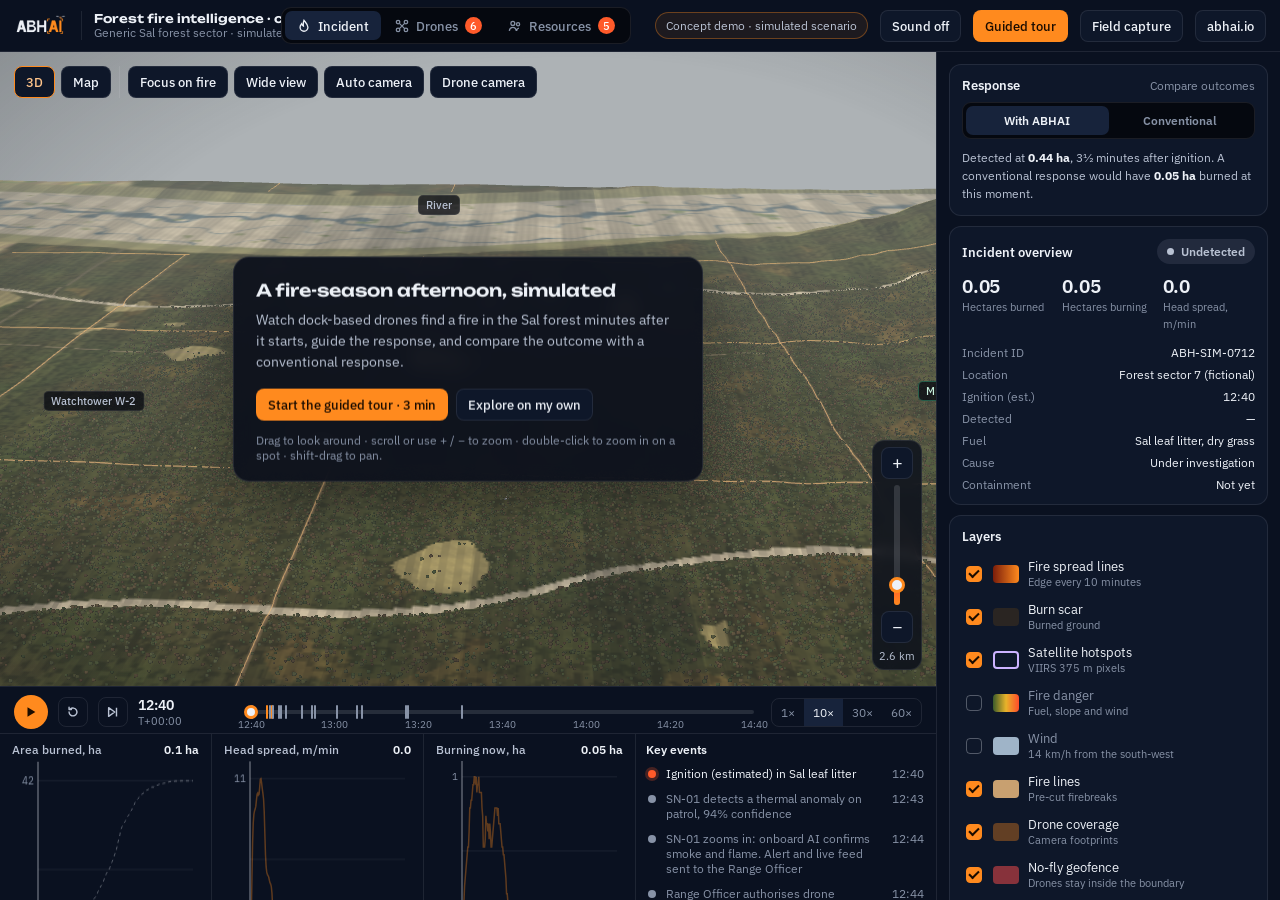
<file: forestdemo/index.html>
<!DOCTYPE html>
<html lang="en">
<head>
<meta charset="utf-8">
<meta name="viewport" content="width=device-width, initial-scale=1, viewport-fit=cover">
<title>ABHAI · Forest fire demo</title>
<meta name="description" content="Interactive concept demonstration: dock-based drones detect, verify and help suppress a forest fire in a simulated Sal-forest scenario, compared with a conventional response.">
<link rel="preconnect" href="https://fonts.googleapis.com">
<link rel="preconnect" href="https://fonts.gstatic.com" crossorigin>
<link href="https://fonts.googleapis.com/css2?family=Unbounded:wght@600&family=IBM+Plex+Sans:wght@400;500;600&display=swap" rel="stylesheet">
<style>
:root{--night:#05080F;--panel:#0A1120;--panel2:#0E1729;--line:rgba(237,241,247,.09);--ash:#EDF1F7;--soft:#B9C2D3;--muted:#8792A6;
--saffron:#FF8A1E;--ember:#FF5A2A;--leaf:#3AC08F;--water:#7FB8E8;--red:#FF4D4D;
--sans:'IBM Plex Sans',system-ui,-apple-system,'Segoe UI',sans-serif;--disp:'Unbounded','IBM Plex Sans',system-ui,sans-serif;
--topH:52px;--sideW:344px;--botH:214px}
*{box-sizing:border-box;margin:0;padding:0}
html,body{height:100%;background:var(--night);color:var(--ash);font-family:var(--sans);font-size:13px;overflow:hidden;-webkit-font-smoothing:antialiased}
button{font:inherit;color:inherit;background:none;border:0;cursor:pointer}
button:focus-visible,a:focus-visible,input:focus-visible{outline:2px solid var(--saffron);outline-offset:2px;border-radius:6px}
b,.num{font-variant-numeric:tabular-nums}
#gl{position:fixed;inset:0;width:100%;height:100%;display:block;touch-action:none;cursor:grab}
#gl:active{cursor:grabbing}
#labels{position:fixed;inset:0;pointer-events:none;overflow:hidden}
.lbl{position:absolute;transform:translate(-50%,-135%);font-size:11px;font-weight:500;white-space:nowrap;padding:2px 7px;border-radius:5px;background:rgba(5,8,15,.74);border:1px solid var(--line);color:var(--soft)}
.lbl.sn{color:#FFC48A;border-color:rgba(255,138,30,.35)} .lbl.pl{color:#BFE0FF;border-color:rgba(127,184,232,.4)} .lbl.mp{color:#C9F2DE;border-color:rgba(58,192,143,.4)}
.lbl.hot{color:#fff;background:rgba(255,90,42,.88);border-color:transparent}
.lbl.iso{background:rgba(5,8,15,.6);color:#FFD2A8;font-size:10.5px;padding:1px 6px}
.lbl.gnd{color:#FFD0C0;border-color:rgba(255,90,42,.35)}
.lbl.sat{color:#E7D7FF;border-color:rgba(190,160,255,.4)}
.lbl.bdr{color:#FFB3B3;border-color:rgba(255,77,77,.4)}
.lbl.sel{box-shadow:0 0 0 1.5px var(--saffron)}

/* top bar */
.top{position:fixed;top:0;left:0;right:0;height:var(--topH);display:flex;align-items:center;gap:12px;padding:0 14px;background:var(--panel);border-bottom:1px solid var(--line);z-index:6}
.top img{height:22px;display:block}
.top .inc{display:flex;flex-direction:column;line-height:1.25;padding-left:12px;border-left:1px solid var(--line);min-width:0}
.top .inc b{font-family:var(--disp);font-weight:600;font-size:12px;white-space:nowrap}
.top .inc span{font-size:11.5px;color:var(--muted);white-space:nowrap}
.modes{display:flex;gap:2px;padding:3px;border-radius:10px;background:var(--night);border:1px solid var(--line);margin-left:8px}
.modes button{padding:6px 12px;border-radius:7px;font-size:12.5px;font-weight:500;color:var(--muted);display:flex;align-items:center;gap:7px}
.modes button[aria-selected="true"]{background:#17233B;color:var(--ash)}
.modes .n{font-size:10.5px;min-width:17px;height:17px;padding:0 4px;border-radius:9px;background:var(--ember);color:#fff;display:inline-grid;place-items:center}
.sp{flex:1}
.chip{font-size:11.5px;color:var(--soft);padding:5px 10px;border-radius:99px;border:1px solid rgba(255,138,30,.35);background:rgba(255,138,30,.08);white-space:nowrap}
.btn{display:inline-flex;align-items:center;gap:7px;padding:7px 11px;border-radius:8px;border:1px solid var(--line);font-size:12.5px;font-weight:500;background:var(--panel2);color:var(--ash);text-decoration:none;white-space:nowrap}
.btn:hover{border-color:rgba(255,138,30,.5)}
.btn.primary{background:var(--saffron);color:#1a0c00;border-color:transparent}
.btn.on{border-color:var(--saffron);color:#FFC48A}

/* sidebar */
.side{position:fixed;top:var(--topH);right:0;bottom:0;width:var(--sideW);background:var(--panel);border-left:1px solid var(--line);overflow-y:auto;z-index:5;padding:12px 12px 24px}
.sheetHead{display:none}
.card{background:var(--panel2);border:1px solid var(--line);border-radius:12px;padding:12px;margin-bottom:10px}
.card h3{font-size:12.5px;font-weight:600;margin-bottom:9px;display:flex;justify-content:space-between;align-items:center;gap:8px}
.card h3 small{font-weight:400;color:var(--muted);font-size:11.5px}
.live{display:inline-flex;align-items:center;gap:6px;font-size:11px;font-weight:600;color:#FF8F70}
.live i{width:7px;height:7px;border-radius:50%;background:var(--red);box-shadow:0 0 0 3px rgba(255,77,77,.2)}
.seg{display:grid;grid-template-columns:1fr 1fr;padding:3px;border-radius:9px;background:var(--night);border:1px solid var(--line)}
.seg button{padding:7px 6px;border-radius:7px;font-size:12px;font-weight:600;color:var(--muted)}
.seg button[aria-pressed="true"]{background:#17233B;color:var(--ash)}
.status{display:inline-flex;align-items:center;gap:7px;padding:5px 10px;border-radius:99px;font-size:12px;font-weight:600;background:rgba(135,146,166,.16);color:var(--soft)}
.status i{width:7px;height:7px;border-radius:50%;background:currentColor}
.status.det{background:rgba(255,138,30,.16);color:#FFB36B}.status.sup{background:rgba(255,90,42,.18);color:#FF8F70}.status.ok{background:rgba(58,192,143,.16);color:#6FE0B6}
.layers{display:grid;gap:2px}
.layer{display:grid;grid-template-columns:18px 26px 1fr;align-items:center;gap:9px;padding:5px 4px;border-radius:7px;text-align:left;color:var(--muted)}
.layer:hover{background:rgba(237,241,247,.04)}
.layer .cb{width:16px;height:16px;border-radius:4px;border:1.5px solid rgba(237,241,247,.3);display:grid;place-items:center}
.layer[aria-pressed="true"]{color:var(--ash)}
.layer[aria-pressed="true"] .cb{background:var(--saffron);border-color:var(--saffron)}
.layer[aria-pressed="true"] .cb::after{content:"";width:8px;height:4px;border:2px solid #1a0c00;border-top:0;border-right:0;transform:rotate(-45deg) translate(1px,-1px)}
.layer .sw{width:26px;height:18px;border-radius:4px}
.layer small{display:block;font-size:11px;color:var(--muted)}
.kv{display:grid;grid-template-columns:auto 1fr;gap:6px 12px;font-size:12.3px}
.kv dt{color:var(--muted)} .kv dd{color:var(--ash);text-align:right}
.wx{display:grid;grid-template-columns:repeat(3,1fr);gap:10px 8px}
.wx div b{display:block;font-size:14.5px;font-weight:600}
.wx div span{font-size:11px;color:var(--muted)}
.big{display:grid;grid-template-columns:repeat(3,1fr);gap:10px 8px;margin-top:10px}
.big b{display:block;font-size:19px;font-weight:600;letter-spacing:-.01em}
.big span{font-size:11px;color:var(--muted)}
.fleet{display:grid;gap:4px}
.unit{display:grid;grid-template-columns:30px 1fr auto;gap:10px;align-items:center;padding:8px;border-radius:9px;text-align:left;border:1px solid transparent}
.unit:hover{background:rgba(237,241,247,.04)}
.unit[aria-pressed="true"]{background:rgba(255,138,30,.08);border-color:rgba(255,138,30,.35)}
.unit .ic{width:30px;height:30px;border-radius:8px;display:grid;place-items:center;background:#17233B}
.unit .ic svg{width:16px;height:16px}
.unit b{font-size:12.5px;font-weight:600} .unit .sub{font-size:11.3px;color:var(--muted)}
.unit .rt{text-align:right;font-size:11.3px;color:var(--muted)}
.pill{display:inline-block;font-size:10.5px;font-weight:600;padding:2px 7px;border-radius:99px;background:rgba(58,192,143,.14);color:#7FE3BE}
.pill.o{background:rgba(255,138,30,.15);color:#FFB36B}.pill.r{background:rgba(255,90,42,.18);color:#FF9A7E}.pill.g{background:rgba(135,146,166,.16);color:var(--soft)}.pill.b{background:rgba(127,184,232,.16);color:#BFE0FF}
.bar{width:54px;height:5px;border-radius:3px;background:rgba(237,241,247,.12);margin-top:4px;margin-left:auto}
.bar i{display:block;height:100%;border-radius:3px;background:var(--leaf)}
.tele{display:grid;grid-template-columns:repeat(3,1fr);gap:10px 8px;margin-bottom:10px}
.tele b{display:block;font-size:17px;font-weight:600}
.tele span{font-size:11px;color:var(--muted)}
.row2{display:flex;gap:8px;margin-top:10px;flex-wrap:wrap}
.grp{font-size:11px;color:var(--muted);margin:10px 4px 4px;letter-spacing:.02em}
.note{font-size:12px;color:var(--soft);line-height:1.5;padding:10px 12px;border-radius:9px;background:rgba(5,8,15,.5);border:1px dashed rgba(237,241,247,.14)}
.empty{font-size:12.5px;color:var(--soft);line-height:1.55}
.cmp{font-size:12px;color:var(--soft);line-height:1.5;margin-top:10px}
.cmp b{color:var(--ash)}

/* bottom dock */
.dock{position:fixed;left:0;right:var(--sideW);bottom:0;height:var(--botH);background:var(--panel);border-top:1px solid var(--line);z-index:5;display:grid;grid-template-rows:auto 1fr}
.tl{display:flex;align-items:center;gap:10px;padding:8px 14px 4px}
.play{width:34px;height:34px;border-radius:50%;background:var(--saffron);color:#1a0c00;display:grid;place-items:center;flex:none}
.play svg{width:14px;height:14px}
.icon{width:30px;height:30px;border-radius:8px;border:1px solid var(--line);display:grid;place-items:center;flex:none;color:var(--soft)}
.icon svg{width:14px;height:14px}
.clock{font-weight:600;font-size:14px;min-width:96px;font-variant-numeric:tabular-nums}
.clock small{display:block;font-size:10.5px;color:var(--muted);font-weight:400}
.track{position:relative;flex:1;height:30px}
.track input{position:absolute;inset:0;width:100%;height:100%;-webkit-appearance:none;appearance:none;background:transparent;z-index:2;cursor:pointer}
.track input::-webkit-slider-runnable-track{height:4px;background:transparent}
.track input::-moz-range-track{height:4px;background:transparent}
.track input::-webkit-slider-thumb{-webkit-appearance:none;width:14px;height:14px;border-radius:50%;background:var(--ash);border:3px solid var(--saffron);margin-top:-5px}
.track input::-moz-range-thumb{width:10px;height:10px;border-radius:50%;background:var(--ash);border:3px solid var(--saffron)}
.rail{position:absolute;left:7px;right:7px;top:13px;height:4px;border-radius:2px;background:rgba(237,241,247,.12)}
.rail .fill{position:absolute;left:0;top:0;bottom:0;border-radius:2px;background:linear-gradient(90deg,var(--ember),var(--saffron))}
.tick{position:absolute;top:-5px;width:2px;height:14px;border-radius:1px;background:var(--muted)}
.tick.k{background:var(--saffron)}
.hours{position:absolute;left:7px;right:7px;top:21px;height:10px;font-size:9.5px;color:var(--muted)}
.hours span{position:absolute;transform:translateX(-50%)}
.speeds{display:flex;border:1px solid var(--line);border-radius:8px;overflow:hidden;flex:none}
.speeds button{padding:6px 9px;font-size:11.5px;color:var(--muted)}
.speeds button[aria-pressed="true"]{background:#17233B;color:var(--ash)}
.charts{display:grid;grid-template-columns:1fr 1fr 1fr 300px;min-height:0;border-top:1px solid var(--line)}
.chart{padding:8px 12px 6px;border-right:1px solid var(--line);display:grid;grid-template-rows:auto 1fr;min-width:0}
.chart h4{font-size:11.5px;font-weight:500;color:var(--soft);display:flex;justify-content:space-between}
.chart h4 b{color:var(--ash);font-weight:600}
.chart canvas{width:100%;height:100%;display:block}
.list{overflow-y:auto;padding:8px 10px}
.list h4{font-size:11.5px;font-weight:600;margin-bottom:4px;display:flex;justify-content:space-between}
.li{display:grid;grid-template-columns:10px 1fr auto;gap:8px;align-items:start;padding:5px 2px;font-size:11.8px;color:var(--muted);border-radius:6px;cursor:pointer;text-align:left;width:100%}
.li:hover{background:rgba(237,241,247,.04)}
.li i{width:8px;height:8px;border-radius:50%;margin-top:4px;background:var(--muted)}
.li.past{color:var(--soft)} .li.past i{background:var(--saffron)}
.li.now{color:var(--ash)} .li.now i{background:var(--ember);box-shadow:0 0 0 3px rgba(255,90,42,.25)}
.li time{color:var(--muted);font-variant-numeric:tabular-nums}
.li .hum{display:block;color:var(--leaf);font-size:10.5px}

/* camera feed */
.cam{position:fixed;z-index:4;pointer-events:none;outline:1px solid rgba(237,241,247,.22);font:500 10.5px/1.35 var(--sans);color:#E8F6FF;text-shadow:0 1px 2px rgba(0,0,0,.8)}
.cam .hud{position:absolute;inset:0}
.cam .tl_,.cam .tr_,.cam .bl_,.cam .br_{position:absolute;padding:7px 9px;letter-spacing:.02em}
.cam .tl_{left:0;top:0}.cam .tr_{right:0;top:0;text-align:right}.cam .bl_{left:0;bottom:0}.cam .br_{right:0;bottom:0;text-align:right}
.cam .cross{position:absolute;left:50%;top:50%;width:34px;height:34px;transform:translate(-50%,-50%)}
.cam .cross::before,.cam .cross::after{content:"";position:absolute;background:rgba(232,246,255,.85)}
.cam .cross::before{left:16px;top:0;width:1.5px;height:34px}.cam .cross::after{top:16px;left:0;height:1.5px;width:34px}
.cam .box{position:absolute;border:1.5px solid #7DE8FF;transform:translate(-50%,-50%)}
.cam .box span{position:absolute;left:100%;top:-2px;margin-left:5px;white-space:nowrap;color:#7DE8FF;font-weight:600}
.cam .ctrl{position:absolute;right:0;top:calc(100% + 6px);display:flex;gap:6px;pointer-events:auto}
.cam .hud{overflow:hidden}
.cam .ctrl button{padding:4px 9px;border-radius:6px;background:rgba(5,8,15,.75);border:1px solid rgba(237,241,247,.2);font-size:11px;color:var(--ash)}
.cam .ctrl button[aria-pressed="true"]{border-color:var(--saffron);color:#FFC48A}
.cam .mode{color:#FFC48A}
.cam.small{font-size:9.5px}
.cam.small .tr_,.cam.small .br_{display:none}
.cam.small .cross{width:22px;height:22px}
.cam.small .cross::before{left:10px;height:22px}.cam.small .cross::after{top:10px;width:22px}
.view{position:fixed;z-index:4;display:flex;gap:6px}
dialog{margin:auto;max-width:min(900px,94vw);width:100%;border-radius:16px;border:1px solid var(--line);background:#0B1220;color:var(--ash);padding:0;overflow:hidden}
dialog::backdrop{background:rgba(3,5,10,.72)}
dialog img{display:block;width:100%;height:auto}
dialog .cap{padding:16px 20px 20px;display:grid;gap:8px}
dialog h3{font-family:var(--disp);font-size:14px;font-weight:600}
dialog p{color:var(--soft);font-size:13px;line-height:1.55}
#nogl[hidden]{display:none}
#nogl{position:fixed;inset:0;display:grid;place-items:center;text-align:center;padding:24px;color:var(--soft);z-index:9}

.intro{position:fixed;z-index:7;transform:translate(-50%,-50%);width:min(470px,92vw);padding:22px 22px 18px;border-radius:16px;background:rgba(9,14,26,.9);border:1px solid var(--line);backdrop-filter:blur(8px);-webkit-backdrop-filter:blur(8px);box-shadow:0 20px 60px rgba(0,0,0,.35)}
.intro h2{font-family:var(--disp);font-size:17px;font-weight:600;line-height:1.3}
.intro p{margin-top:8px;color:var(--soft);font-size:13.5px;line-height:1.55}
.introBtns{display:flex;gap:8px;flex-wrap:wrap;margin-top:16px}
.intro small{display:block;margin-top:12px;color:var(--muted);font-size:11.5px}
.intro[hidden]{display:none}
.caption{position:fixed;z-index:6;transform:translate(-50%,-100%);width:min(660px,90vw);display:grid;grid-template-columns:auto 1fr auto;gap:12px;align-items:center;padding:12px 14px;border-radius:12px;background:rgba(9,14,26,.86);border:1px solid var(--line);backdrop-filter:blur(8px);-webkit-backdrop-filter:blur(8px)}
.caption[hidden]{display:none}
.caption p{font-size:13.5px;line-height:1.5;color:var(--ash)}
.capStep{font-size:11px;color:var(--saffron);font-variant-numeric:tabular-nums;white-space:nowrap}
.capX{font-size:12px;color:var(--soft);padding:6px 10px;border-radius:7px;border:1px solid var(--line);white-space:nowrap}
#labels{z-index:2}
.vignette{position:fixed;inset:0;z-index:1;pointer-events:none;background:radial-gradient(ellipse 75% 70% at 45% 45%,transparent 55%,rgba(3,6,12,.32) 100%)}
.vsep{width:1px;align-self:stretch;background:var(--line);margin:0 2px}
.view{max-width:calc(100vw - 24px);overflow-x:auto;scrollbar-width:none}
.view::-webkit-scrollbar{display:none}
.btn[aria-pressed="true"],#vAuto.on{border-color:var(--saffron);color:#FFC48A}
.zoom{position:fixed;z-index:4;display:flex;flex-direction:column;align-items:center;gap:6px;padding:6px;border-radius:12px;background:rgba(9,14,26,.82);border:1px solid var(--line);backdrop-filter:blur(6px);-webkit-backdrop-filter:blur(6px)}
.zoom[hidden]{display:none}
.zoom button{width:32px;height:32px;border-radius:8px;font-size:18px;line-height:1;color:var(--ash);background:var(--panel2);border:1px solid var(--line)}
.zoom button:hover{border-color:rgba(255,138,30,.5)}
.ztrack{position:relative;width:6px;height:120px;border-radius:3px;background:rgba(237,241,247,.14);cursor:pointer;touch-action:none}
.ztrack::before{content:"";position:absolute;inset:0 -12px}
.zfill{position:absolute;left:0;right:0;bottom:0;border-radius:3px;background:linear-gradient(0deg,var(--saffron),var(--ember))}
.zthumb{position:absolute;left:50%;width:16px;height:16px;border-radius:50%;background:var(--ash);border:3px solid var(--saffron);transform:translate(-50%,50%)}
.zread{font-size:10.5px;color:var(--soft);font-variant-numeric:tabular-nums;white-space:nowrap}
.cam .czoom{display:inline-flex;align-items:center;gap:4px;padding:0 4px;border-radius:6px;background:rgba(5,8,15,.75);border:1px solid rgba(237,241,247,.2);font-size:11px;color:var(--ash)}
.cam .czoom button{border:0;background:none;padding:3px 6px;font-size:13px}
.cam .czoom span{min-width:24px;text-align:center;font-variant-numeric:tabular-nums}
.capBtns{display:flex;gap:6px}
@media (max-width:1100px){
  :root{--sideW:0px;--botH:62px}
  .top .inc span,.chip,.top .back,#fieldBtn{display:none}
  .caption{width:94vw;grid-template-columns:1fr auto}.capStep{display:none}.caption p{font-size:12.5px}
  .ztrack{height:70px}.zoom button{width:30px;height:30px}
  #sndBtn{display:none}
  .modes{margin-left:auto}.top .sp{display:none}
  .modes button{padding:6px 9px}
  .side{top:auto;left:8px;right:8px;width:auto;bottom:70px;height:44vh;border:1px solid var(--line);border-radius:14px;transition:height .2s}
  .side.min{height:44px;overflow:hidden}
  .sheetHead{display:flex;justify-content:space-between;align-items:center;margin:-4px 0 8px;font-weight:600}
  .dock{right:0}
  .charts{display:none}
  .speeds button{padding:6px 7px}
}
@media (max-width:640px){
  .top{gap:8px;padding:0 10px}
  .top .inc{display:none}
  .modes button .lab{display:none}
  .tl{padding:8px 8px 4px;gap:6px}
  .icon.step{display:none}
  .hours{display:none}
  .clock{min-width:64px;font-size:13px}
}
@media (prefers-reduced-motion:reduce){*{transition:none!important}}
</style>
</head>
<body>
<canvas id="gl" aria-label="3D simulation of a forest fire in a Sal forest sector with drones and ground teams responding"></canvas>
<div class="vignette" aria-hidden="true"></div>
<div id="labels" aria-hidden="true"></div>
<div id="nogl" hidden><p>This demo needs WebGL. Open it in a recent version of Chrome, Edge, Safari or Firefox.</p></div>

<header class="top">
  <img src="[data-uri]" alt="ABHAI">
  <div class="inc"><b id="siteName"></b><span id="siteSub"></span></div>
  <nav class="modes" role="tablist" aria-label="Views">
    <button role="tab" aria-selected="true" data-tab="incident"><svg width="14" height="14" viewBox="0 0 16 16" fill="none" stroke="currentColor" stroke-width="1.5"><path d="M8 1.5c1.8 2.4 4.5 4.6 4.5 8a4.5 4.5 0 0 1-9 0c0-1.8.9-3.1 1.8-4.1.3 1.4 1 2.3 2 2.6C7 5.6 7.3 3.4 8 1.5z"/></svg><span class="lab">Incident</span></button>
    <button role="tab" aria-selected="false" data-tab="drones"><svg width="14" height="14" viewBox="0 0 16 16" fill="none" stroke="currentColor" stroke-width="1.5"><circle cx="3.5" cy="3.5" r="2"/><circle cx="12.5" cy="3.5" r="2"/><circle cx="3.5" cy="12.5" r="2"/><circle cx="12.5" cy="12.5" r="2"/><path d="M5 5l6 6M11 5l-6 6"/></svg><span class="lab">Drones</span><span class="n" id="nDr">6</span></button>
    <button role="tab" aria-selected="false" data-tab="resources"><svg width="14" height="14" viewBox="0 0 16 16" fill="none" stroke="currentColor" stroke-width="1.5"><circle cx="5.5" cy="5" r="2.2"/><circle cx="11.5" cy="6" r="1.8"/><path d="M1.5 13.5c.4-2.6 2-4 4-4s3.6 1.4 4 4M9.8 13.5c.3-1.8 1.2-2.8 2.7-3"/></svg><span class="lab">Resources</span><span class="n" id="nRs">4</span></button>
  </nav>
  <span class="sp"></span>
  <span class="chip">Concept demo · simulated scenario</span>
  <button class="btn" id="sndBtn" type="button" aria-pressed="false" title="Ambient sound">Sound off</button>
  <button class="btn primary" id="tourBtn" type="button">Guided tour</button>
  <button class="btn" id="fieldBtn" type="button">Field capture</button>
  <a class="btn back" href="https://abhai.io">abhai.io</a>
</header>

<aside class="side" id="side">
  <div class="sheetHead"><span id="sheetTitle">Incident</span><button class="btn" id="sheetToggle" type="button" aria-expanded="true">Hide</button></div>
  <!-- incident tab -->
  <section data-pane="incident">
    <div class="card">
      <h3>Response <small>Compare outcomes</small></h3>
      <div class="seg" role="group" aria-label="Response scenario">
        <button type="button" data-sc="abhai" aria-pressed="true">With ABHAI</button>
        <button type="button" data-sc="conv" aria-pressed="false">Conventional</button>
      </div>
      <p class="cmp" id="cmp"></p>
    </div>
    <div class="card">
      <h3>Incident overview <span class="status" id="status"><i></i><span>Undetected</span></span></h3>
      <div class="big"><div><b id="bA">0.00</b><span>Hectares burned</span></div><div><b id="bB">0.00</b><span>Hectares burning</span></div><div><b id="bR">0.0</b><span>Head spread, m/min</span></div></div>
      <dl class="kv" style="margin-top:12px" id="ovw"></dl>
    </div>
    <div class="card">
      <h3>Layers</h3>
      <div class="layers" id="layers"></div>
    </div>
    <div class="card">
      <h3>Weather and fire behaviour <small>Simulated</small></h3>
      <div class="wx">
        <div><b>14 km/h</b><span>Wind from SW</span></div><div><b>36 °C</b><span>Temperature</span></div><div><b>22%</b><span>Humidity</span></div>
        <div><b>8%</b><span>Fuel moisture</span></div><div><b>High</b><span>Fire danger</span></div><div><b>0.5–1.5 m</b><span>Flame length</span></div>
      </div>
    </div>
  </section>
  <!-- drones tab -->
  <section data-pane="drones" hidden>
    <div class="card"><h3>Drone fleet <span class="live"><i></i>LIVE</span></h3><div class="fleet" id="fleet"></div></div>
    <div class="card" id="droneCard"></div>
  </section>
  <!-- resources tab -->
  <section data-pane="resources" hidden>
    <div class="card"><h3>Resources <span class="live"><i></i>LIVE</span></h3>
      <div class="big" id="resBig"></div>
      <div id="resList"></div>
    </div>
    <p class="note">Select a unit to follow it on the map. Drone drops leave a blue footprint where the suppressant landed.</p>
  </section>
</aside>

<section class="dock">
  <div class="tl">
    <button class="play" id="play" type="button" aria-label="Play"><svg viewBox="0 0 16 16" id="playIcon"><path d="M4 2.5v11l9-5.5z" fill="currentColor"/></svg></button>
    <button class="icon" id="restart" type="button" aria-label="Restart"><svg viewBox="0 0 16 16"><path d="M3.5 8a4.5 4.5 0 1 0 1.4-3.3M3.5 2.5v2.7h2.7" fill="none" stroke="currentColor" stroke-width="1.6" stroke-linecap="round" stroke-linejoin="round"/></svg></button>
    <button class="icon step" id="step" type="button" aria-label="Jump to next event"><svg viewBox="0 0 16 16"><path d="M3 3l7 5-7 5zM12 3v10" fill="none" stroke="currentColor" stroke-width="1.6" stroke-linejoin="round"/></svg></button>
    <span class="clock" id="clock">12:40<small>T+00:00</small></span>
    <div class="track"><div class="rail"><div class="fill" id="fill"></div><div id="ticks"></div></div><div class="hours" id="hours"></div>
      <input type="range" id="scrub" min="0" max="120" step="0.05" value="0" aria-label="Scenario time"></div>
    <div class="speeds" role="group" aria-label="Playback speed">
      <button type="button" data-s="1" aria-pressed="false" title="Real time">1×</button><button type="button" data-s="10" aria-pressed="true">10×</button><button type="button" data-s="30" aria-pressed="false">30×</button><button type="button" data-s="60" aria-pressed="false">60×</button>
    </div>
  </div>
  <div class="charts">
    <div class="chart"><h4><span id="c0t"></span><b id="c0v"></b></h4><canvas id="c0"></canvas></div>
    <div class="chart"><h4><span id="c1t"></span><b id="c1v"></b></h4><canvas id="c1"></canvas></div>
    <div class="chart"><h4><span id="c2t"></span><b id="c2v"></b></h4><canvas id="c2"></canvas></div>
    <div class="list"><h4><span id="listT">Key events</span></h4><div id="list"></div></div>
  </div>
</section>

<div class="cam" id="cam" hidden>
  <div class="hud" id="hud">
    <div class="tl_" id="hTL"></div><div class="tr_" id="hTR"></div><div class="bl_" id="hBL"></div><div class="br_" id="hBR"></div>
    <div class="cross"></div><div id="boxes"></div>
  </div>
  <div class="ctrl"><span class="czoom"><button type="button" id="camZo" aria-label="Camera zoom out">−</button><span id="camZv">1×</span><button type="button" id="camZi" aria-label="Camera zoom in">+</button></span><button type="button" id="camIR" aria-pressed="true">Thermal</button><button type="button" id="camBig" aria-pressed="false">Full view</button><button type="button" id="camOff">Close</button></div>
</div>
<section class="intro" id="intro" aria-labelledby="introT">
  <h2 id="introT">A fire-season afternoon, simulated</h2>
  <p>Watch dock-based drones find a fire in the Sal forest minutes after it starts, guide the response, and compare the outcome with a conventional response.</p>
  <div class="introBtns"><button class="btn primary" id="introTour" type="button">Start the guided tour · 3 min</button><button class="btn" id="introFree" type="button">Explore on my own</button></div>
  <small>Drag to look around · scroll or use + / − to zoom · double-click to zoom in on a spot · shift-drag to pan.</small>
</section>
<div class="caption" id="caption" hidden role="status"><span class="capStep" id="capStep"></span><p id="capText"></p><span class="capBtns"><button class="capX" id="capReplay" type="button" hidden>Replay</button><button class="capX" id="capClose" type="button" aria-label="End the tour">End tour</button></span></div>
<div class="zoom" id="zoomCtl" role="group" aria-label="Zoom">
  <button type="button" id="zIn" aria-label="Zoom in" title="Zoom in (+)">+</button>
  <div class="ztrack" id="zTrack" role="slider" tabindex="0" aria-label="Zoom level" aria-valuemin="0" aria-valuemax="100" aria-valuenow="20"><div class="zfill" id="zFill"></div><div class="zthumb" id="zThumb"></div></div>
  <button type="button" id="zOut" aria-label="Zoom out" title="Zoom out (−)">−</button>
  <span class="zread" id="zRead" title="Camera height above ground">—</span>
</div>
<div class="view" id="viewCtl">
  <button class="btn on" id="v3d" type="button">3D</button><button class="btn" id="vMap" type="button">Map</button><span class="vsep"></span>
  <button class="btn" id="vFire" type="button" title="Zoom to the fire (F)">Focus on fire</button><button class="btn" id="vReset" type="button">Wide view</button>
  <button class="btn" id="vAuto" type="button" aria-pressed="false" title="The camera follows the action">Auto camera</button><button class="btn" id="vCam" type="button">Drone camera</button>
</div>

<dialog id="field" aria-labelledby="fieldTitle">
  <img src="[data-uri]" alt="Aerial drone frame of grassland and a dirt track with white smoke rising from a small source, outlined by an AI detection box">
  <div class="cap">
    <h3 id="fieldTitle">Field capture from a live demonstration</h3>
    <p>A real frame from our smoke-detection demonstration near Mumbai in October 2026. The drone streams video while the AI outlines the smoke source and records its coordinates. The image comes from a screen recording, so it is compressed.</p>
    <p>Everything else on this page is a simulation built to show the full response chain. It does not use live data and does not represent an operational deployment.</p>
    <div style="display:flex;gap:8px;margin-top:6px;flex-wrap:wrap"><button class="btn primary" id="fieldClose" type="button">Back to the demo</button><a class="btn" href="https://abhai.io/#contact">Request a live demo</a></div>
  </div>
</dialog>
<script>
// ABHAI · forest fire concept — landscape and fire-spread model.
// Units: 1 unit = 10 m. World is 16 km × 16 km centred on the origin; north is −z.
const SIM = (function () {
  const U = 10, WORLD = 1600;
  function rng(seed) { let s = seed >>> 0; return () => { s = (s * 1664525 + 1013904223) >>> 0; return s / 4294967296; }; }
  function vnoise(seed) {
    const r = rng(seed), N = 256, tab = new Float32Array(N * N); for (let i = 0; i < tab.length; i++) tab[i] = r();
    return (x, y) => { const xi = Math.floor(x), yi = Math.floor(y); let xf = x - xi, yf = y - yi; xf = xf * xf * (3 - 2 * xf); yf = yf * yf * (3 - 2 * yf);
      const X0 = xi & 255, X1 = (xi + 1) & 255, Y0 = (yi & 255) * N, Y1 = ((yi + 1) & 255) * N;
      const a = tab[Y0 + X0], b = tab[Y0 + X1], c = tab[Y1 + X0], d = tab[Y1 + X1]; return a + (b - a) * xf + (c - a) * yf + (a - b - c + d) * xf * yf; };
  }
  const n1 = vnoise(11), n2 = vnoise(23), n3 = vnoise(37), n4 = vnoise(53);
  const fbm = (f, x, y, o) => { let v = 0, a = 0.5, fr = 1; for (let i = 0; i < o; i++) { v += a * f(x * fr, y * fr); a *= 0.5; fr *= 2.03; } return v; };
  const ridged = (f, x, y, o) => { let v = 0, a = 0.5, fr = 1; for (let i = 0; i < o; i++) { const n = 1 - Math.abs(2 * f(x * fr, y * fr) - 1); v += a * n * n; a *= 0.5; fr *= 2.1; } return v; };
  const ss = (a, b, x) => { const t = Math.min(1, Math.max(0, (x - a) / (b - a))); return t * t * (3 - 2 * t); };
  const mix = (a, b, t) => a + (b - a) * t;

  // landscape features
  const ridgeZ = x => -560 + 60 * Math.sin(x / 310) + 25 * Math.sin(x / 97 + 1);
  const riverX = z => -640 + 70 * Math.sin(z / 420 + 0.6) + 25 * Math.sin(z / 150);
  const NALAS = [{ x0: -250, a: 40, f: 180, z0: -420, z1: 900 }, { x0: 230, a: 55, f: 230, z0: -380, z1: 900 }, { x0: 560, a: 35, f: 160, z0: -450, z1: 900 }];
  const nalaX = (n, z) => n.x0 + n.a * Math.sin(z / n.f) + 12 * Math.sin(z / 47);
  const boundaryZ = x => 600 + 45 * Math.sin(x / 260) + 20 * Math.sin(x / 90);
  const roadEW = x => 470 + 18 * Math.sin(x / 210);
  const roadNS = z => -90 + 12 * Math.sin(z / 150);
  const FIRE_X = [-380, -130, 120, 370], FIRE_Z = [-160, 140, 380];

  function H(x, z) {
    const u = x / WORLD + 0.5, v = z / WORLD + 0.5;
    let h = fbm(n1, u * 14, v * 14, 4) * 5 - 2;
    const rz = ridgeZ(x), m = ss(-170, rz + 30, z);
    h += m * (40 + 34 * ridged(n2, u * 7, v * 7, 4)) + m * m * 22;
    if (z < rz) h -= (rz - z) * 0.05;
    h += ss(140, -300, z) * (fbm(n3, u * 34, v * 34, 3) - 0.45) * 16;
    for (const n of NALAS) { if (z < n.z0) continue; const d = Math.abs(x - nalaX(n, z)); if (d < 14) h -= (1 - d / 14) ** 2 * 3.2; }
    const dr = Math.abs(x - riverX(z));
    if (dr < 170) h = mix(h, -4 + fbm(n4, u * 60, v * 60, 2) * 1.2, ss(170, 115, dr));
    return h;
  }
  // 0 Sal forest, 1 grassland, 2 water, 3 road, 4 fire line, 5 sand / dry bed, 6 fields, 7 village
  function K(x, z) {
    const u = x / WORLD + 0.5, v = z / WORLD + 0.5;
    const dr = Math.abs(x - riverX(z));
    if (dr < 118) { const off = x - riverX(z);
      const ch = Math.abs(off - 22 * Math.sin(z / 70) - 30 * (fbm(n4, u * 40, v * 40, 2) - 0.5) * 4) < 9 || Math.abs(Math.sin(off * 0.045 + fbm(n3, u * 30, v * 30, 2) * 6)) < 0.07;
      if (ch) return 2; return fbm(n2, u * 90, v * 90, 2) > 0.6 ? 1 : 5; }
    if (dr < 165) return 1;
    for (const n of NALAS) if (z > n.z0 && Math.abs(x - nalaX(n, z)) < 3.2) return 5;
    const bz = boundaryZ(x);
    if (z > bz) { if (Math.abs(z - roadEW(x) - 140) < 0.7) return 3; const vil = fbm(n1, u * 70, v * 70, 2); return vil > 0.66 ? 7 : 6; }
    if (Math.abs(z - roadEW(x)) < 0.7) return 3;
    if (z > -150 && z < roadEW(x) && Math.abs(x - roadNS(z)) < 0.6) return 3;
    if (z > ridgeZ(x) + 40 && z < bz - 10 && dr > 175) { for (const fx of FIRE_X) if (Math.abs(x - fx) < 0.9) return 4; for (const fz of FIRE_Z) if (Math.abs(z - fz) < 0.9) return 4; }
    if (z > -60 && fbm(n3, u * 22, v * 22, 4) < 0.27) return 1;
    return 0;
  }
  const density = (x, z) => fbm(n2, (x / WORLD + 0.5) * 50, (z / WORLD + 0.5) * 50, 3);

  // ---- fire grid: 3 km × 3 km ----
  const G = 128, FX0 = -150, FZ0 = -120, FSIZE = 300, CELL = FSIZE / G;
  const HA_PER_CELL = (CELL * U) ** 2 / 10000, DT = 0.25, T_END = 120;
  const height = new Float32Array(G * G), fuel = new Float32Array(G * G), kind = new Uint8Array(G * G);
  const cx = i => FX0 + (i + 0.5) * CELL, cz = j => FZ0 + (j + 0.5) * CELL, idx = (i, j) => j * G + i;
  for (let j = 0; j < G; j++) for (let i = 0; i < G; i++) {
    const x = cx(i), z = cz(j), k = idx(i, j), kd = K(x, z); height[k] = H(x, z);
    let kk = kd;
    // a fire line or road can fall between cell centres: check the cell footprint
    if (kk === 0 || kk === 1) for (const fx of FIRE_X) if (Math.abs(x - fx) < CELL * 0.55) kk = 4;
    if (kk === 0 || kk === 1) for (const fz of FIRE_Z) if (Math.abs(z - fz) < CELL * 0.55) kk = 4;
    kind[k] = kk;
    fuel[k] = kk === 0 ? Math.min(0.95, 0.5 + density(x, z) * 0.6) : kk === 1 ? 0.9 : kk === 4 ? 0.05 : kk === 6 ? 0.04 : 0;
  }
  const IGN = [Math.round((-12 - FX0) / CELL), Math.round((48 - FZ0) / CELL)];
  const WIND = { dir: Math.atan2(-0.6, 0.8), kmh: 14 };
  const wx = Math.cos(WIND.dir), wz = Math.sin(WIND.dir);
  const PLAN = { abhai: { sorties: [5, 11, 17, 23], crew: t => t < 25 ? 1 : t < 32 ? 0.4 : 0.07 }, conv: { sorties: [], crew: t => t < 65 ? 1 : t < 80 ? 0.55 : 0.3 } };
  function run(sc) {
    const r = rng(2027), plan = PLAN[sc];
    const ign = new Float32Array(G * G).fill(Infinity), out = new Float32Array(G * G).fill(Infinity), wet = new Float32Array(G * G).fill(Infinity);
    const s0 = idx(IGN[0], IGN[1]); ign[s0] = 0; out[s0] = 5 + 6 * fuel[s0];
    const drops = []; let burning = [s0];
    for (let t = DT; t <= T_END + 1e-6; t += DT) {
      for (const L of plan.sorties) { const tDrop = L + 3.2;
        if (Math.abs(t - tDrop) < DT / 2 && burning.length) {
          let best = burning[0], bs = -1e9; for (const c of burning) { const s = (c % G) * wx + ((c / G) | 0) * wz; if (s > bs) { bs = s; best = c; } }
          const ti = (best % G) + Math.round(wx), tj = ((best / G) | 0) + Math.round(wz); drops.push({ t: tDrop, i: ti, j: tj, launch: L });
          for (let dj = -3; dj <= 3; dj++) for (let di = -3; di <= 3; di++) { if (di * di + dj * dj > 9) continue; const ii = ti + di, jj = tj + dj; if (ii < 0 || jj < 0 || ii >= G || jj >= G) continue;
            const k = idx(ii, jj); if (wet[k] === Infinity) wet[k] = t; if (ign[k] <= t && out[k] > t) out[k] = Math.min(out[k], t + 2); } } }
      const next = [], cf = plan.crew(t);
      for (const c of burning) {
        if (out[c] <= t) continue; next.push(c); const ci = c % G, cj = (c / G) | 0;
        for (let dj = -1; dj <= 1; dj++) for (let di = -1; di <= 1; di++) {
          if (!di && !dj) continue; const ni = ci + di, nj = cj + dj; if (ni < 0 || nj < 0 || ni >= G || nj >= G) continue;
          const n = idx(ni, nj); if (ign[n] !== Infinity || fuel[n] <= 0) continue;
          const len = Math.hypot(di, dj), dot = (di * wx + dj * wz) / len, windF = Math.exp(1.1 * dot);
          const slope = (height[n] - height[c]) / (CELL * len), slopeF = Math.min(2.6, Math.max(0.55, Math.exp(1.5 * slope)));
          let p = 0.0135 * fuel[n] * windF * slopeF / len * cf; if (wet[n] <= t || wet[c] <= t) p *= 0.12;
          if (r() < p) { ign[n] = t; out[n] = t + 5 + 6 * fuel[n]; next.push(n); }
        }
      }
      burning = next;
    }
    return { ign, out, wet, drops };
  }
  const scen = { abhai: run('abhai'), conv: run('conv') };
  function stats(sc, t) { const s = scen[sc]; let burned = 0, burning = 0, sx = 0, sz = 0, head = -1e9, headK = -1;
    for (let k = 0; k < G * G; k++) if (s.ign[k] <= t) { burned++; if (s.out[k] > t) { burning++; sx += k % G; sz += (k / G) | 0; const p = (k % G) * wx + ((k / G) | 0) * wz; if (p > head) { head = p; headK = k; } } }
    return { areaHa: burned * HA_PER_CELL, burning, centroid: burning ? [sx / burning, sz / burning] : null, headK }; }
  function lastActive(sc) { const s = scen[sc]; let m = 0; for (let k = 0; k < G * G; k++) if (s.ign[k] !== Infinity) m = Math.max(m, s.out[k]); return m; }
  return { U, WORLD, H, K, density, ridgeZ, riverX, boundaryZ, roadEW, roadNS, NALAS, nalaX, FIRE_X, FIRE_Z, G, FX0, FZ0, FSIZE, CELL, cx, cz, idx, HA_PER_CELL, T_END,
    height, fuel, kind, scen, stats, lastActive, IGN, WIND, fbm, n1, n2, n3, n4, rng };
})();
if (typeof module !== 'undefined') module.exports = SIM;

</script>
<script>
(function () {
'use strict';
const SITE = { name: 'Forest fire intelligence · concept demo', sub: 'Generic Sal forest sector · simulated fire-season afternoon', place: 'Forest sector 7 (fictional)' };
const S = SIM, U = S.U, G = S.G, N = G * G, START = 12 * 60 + 40, WORLD = S.WORLD;
const $ = id => document.getElementById(id);
$('siteName').textContent = SITE.name; $('siteSub').textContent = SITE.sub;
const canvas = $('gl');
const gl = canvas.getContext('webgl', { antialias: true, alpha: false, preserveDrawingBuffer: false });
if (!gl) { $('nogl').hidden = false; return; }
const DERIV = !!gl.getExtension('OES_standard_derivatives');
const MOBILE = Math.min(screen.width, screen.height) < 700;
const REDUCED = matchMedia('(prefers-reduced-motion: reduce)').matches;

// ---------- helpers ----------
const pad = n => String(n).padStart(2, '0');
const clockOf = t => { const m = Math.floor(START + t); return pad(Math.floor(m / 60) % 24) + ':' + pad(m % 60); };
const tPlus = t => { const m = Math.floor(t), s = Math.floor((t - m) * 60); return 'T+' + pad(m) + ':' + pad(s); };
const ha = v => v < 10 ? v.toFixed(2) : v.toFixed(1);
function latlon(x, z) { return 'E ' + ((x + WORLD / 2) * U / 1000).toFixed(2) + ' km · N ' + ((WORLD / 2 - z) * U / 1000).toFixed(2) + ' km'; } // local sector grid, not real coordinates
const smooth = x => x <= 0 ? 0 : x >= 1 ? 1 : x * x * (3 - 2 * x);
const lerp = (a, b, t) => a + (b - a) * t;
const M4 = {
  persp(f, a, n, fa) { const t = 1 / Math.tan(f / 2), o = new Float32Array(16); o[0] = t / a; o[5] = t; o[10] = (fa + n) / (n - fa); o[11] = -1; o[14] = 2 * fa * n / (n - fa); return o; },
  look(e, c, u) { let zx = e[0] - c[0], zy = e[1] - c[1], zz = e[2] - c[2], l = Math.hypot(zx, zy, zz); zx /= l; zy /= l; zz /= l;
    let xx = u[1] * zz - u[2] * zy, xy = u[2] * zx - u[0] * zz, xz = u[0] * zy - u[1] * zx; l = Math.hypot(xx, xy, xz) || 1; xx /= l; xy /= l; xz /= l;
    const yx = zy * xz - zz * xy, yy = zz * xx - zx * xz, yz = zx * xy - zy * xx;
    return new Float32Array([xx, yx, zx, 0, xy, yy, zy, 0, xz, yz, zz, 0, -(xx * e[0] + xy * e[1] + xz * e[2]), -(yx * e[0] + yy * e[1] + yz * e[2]), -(zx * e[0] + zy * e[1] + zz * e[2]), 1]); },
  mul(a, b) { const o = new Float32Array(16); for (let c = 0; c < 4; c++) for (let r = 0; r < 4; r++) { let s = 0; for (let k = 0; k < 4; k++) s += a[k * 4 + r] * b[c * 4 + k]; o[c * 4 + r] = s; } return o; },
  model(x, y, z, yaw, s) { const c = Math.cos(yaw), n = Math.sin(yaw); return new Float32Array([c * s, 0, -n * s, 0, 0, s, 0, 0, n * s, 0, c * s, 0, x, y, z, 1]); },
  inv(m) { const a = m, o = new Float32Array(16);
    const b00 = a[0] * a[5] - a[1] * a[4], b01 = a[0] * a[6] - a[2] * a[4], b02 = a[0] * a[7] - a[3] * a[4], b03 = a[1] * a[6] - a[2] * a[5], b04 = a[1] * a[7] - a[3] * a[5], b05 = a[2] * a[7] - a[3] * a[6];
    const b06 = a[8] * a[13] - a[9] * a[12], b07 = a[8] * a[14] - a[10] * a[12], b08 = a[8] * a[15] - a[11] * a[12], b09 = a[9] * a[14] - a[10] * a[13], b10 = a[9] * a[15] - a[11] * a[13], b11 = a[10] * a[15] - a[11] * a[14];
    let d = b00 * b11 - b01 * b10 + b02 * b09 + b03 * b08 - b04 * b07 + b05 * b06; if (!d) return o; d = 1 / d;
    o[0] = (a[5] * b11 - a[6] * b10 + a[7] * b09) * d; o[1] = (a[2] * b10 - a[1] * b11 - a[3] * b09) * d; o[2] = (a[13] * b05 - a[14] * b04 + a[15] * b03) * d; o[3] = (a[10] * b04 - a[9] * b05 - a[11] * b03) * d;
    o[4] = (a[6] * b08 - a[4] * b11 - a[7] * b07) * d; o[5] = (a[0] * b11 - a[2] * b08 + a[3] * b07) * d; o[6] = (a[14] * b02 - a[12] * b05 - a[15] * b01) * d; o[7] = (a[8] * b05 - a[10] * b02 + a[11] * b01) * d;
    o[8] = (a[4] * b10 - a[5] * b08 + a[7] * b06) * d; o[9] = (a[1] * b08 - a[0] * b10 - a[3] * b06) * d; o[10] = (a[12] * b04 - a[13] * b02 + a[15] * b00) * d; o[11] = (a[9] * b02 - a[8] * b04 - a[11] * b00) * d;
    o[12] = (a[5] * b07 - a[4] * b09 - a[6] * b06) * d; o[13] = (a[0] * b09 - a[1] * b07 + a[2] * b06) * d; o[14] = (a[13] * b01 - a[12] * b03 - a[14] * b00) * d; o[15] = (a[8] * b03 - a[9] * b01 + a[10] * b00) * d; return o; }
};
const I4 = M4.model(0, 0, 0, 0, 1);

// ---------- GL plumbing ----------
function prog(vs, fs) { const p = gl.createProgram();
  for (const [t, src] of [[gl.VERTEX_SHADER, vs], [gl.FRAGMENT_SHADER, fs]]) { const s = gl.createShader(t); gl.shaderSource(s, src); gl.compileShader(s); if (!gl.getShaderParameter(s, gl.COMPILE_STATUS)) throw new Error(gl.getShaderInfoLog(s) + '\n' + src.slice(0, 200)); gl.attachShader(p, s); }
  gl.linkProgram(p); if (!gl.getProgramParameter(p, gl.LINK_STATUS)) throw new Error(gl.getProgramInfoLog(p));
  const u = {}, a = {}; for (let i = 0; i < gl.getProgramParameter(p, gl.ACTIVE_UNIFORMS); i++) { const n = gl.getActiveUniform(p, i).name; u[n] = gl.getUniformLocation(p, n); }
  for (let i = 0; i < gl.getProgramParameter(p, gl.ACTIVE_ATTRIBUTES); i++) { const n = gl.getActiveAttrib(p, i).name; a[n] = gl.getAttribLocation(p, n); } return { p, u, a }; }
function buf(data, dyn) { const b = gl.createBuffer(); gl.bindBuffer(gl.ARRAY_BUFFER, b); gl.bufferData(gl.ARRAY_BUFFER, data, dyn ? gl.DYNAMIC_DRAW : gl.STATIC_DRAW); return b; }
function attr(loc, b, size, stride, off) { if (loc == null || loc < 0) return; gl.bindBuffer(gl.ARRAY_BUFFER, b); gl.enableVertexAttribArray(loc); gl.vertexAttribPointer(loc, size, gl.FLOAT, false, stride || 0, off || 0); }
function tex(w, h, data, opts) { const t = gl.createTexture(); gl.bindTexture(gl.TEXTURE_2D, t); const fmt = opts.fmt || gl.RGBA;
  if (data instanceof HTMLCanvasElement) gl.texImage2D(gl.TEXTURE_2D, 0, fmt, fmt, gl.UNSIGNED_BYTE, data); else gl.texImage2D(gl.TEXTURE_2D, 0, fmt, w, h, 0, fmt, gl.UNSIGNED_BYTE, data);
  const wrap = opts.repeat ? gl.REPEAT : gl.CLAMP_TO_EDGE; gl.texParameteri(gl.TEXTURE_2D, gl.TEXTURE_WRAP_S, wrap); gl.texParameteri(gl.TEXTURE_2D, gl.TEXTURE_WRAP_T, wrap);
  if (opts.mip) { gl.generateMipmap(gl.TEXTURE_2D); gl.texParameteri(gl.TEXTURE_2D, gl.TEXTURE_MIN_FILTER, gl.LINEAR_MIPMAP_LINEAR); } else gl.texParameteri(gl.TEXTURE_2D, gl.TEXTURE_MIN_FILTER, gl.LINEAR);
  gl.texParameteri(gl.TEXTURE_2D, gl.TEXTURE_MAG_FILTER, gl.LINEAR); return t; }
const IRON = `vec3 iron(float x){ x=clamp(x,0.0,1.0); vec3 c0=vec3(0.03,0.0,0.10),c1=vec3(0.28,0.03,0.46),c2=vec3(0.72,0.10,0.38),c3=vec3(0.98,0.42,0.06),c4=vec3(1.0,0.82,0.22),c5=vec3(1.0,1.0,0.94);
  if(x<0.2) return mix(c0,c1,x/0.2); if(x<0.4) return mix(c1,c2,(x-0.2)/0.2); if(x<0.6) return mix(c2,c3,(x-0.4)/0.2); if(x<0.8) return mix(c3,c4,(x-0.6)/0.2); return mix(c4,c5,(x-0.8)/0.2); }`;
const LIGHT = `uniform vec3 uSun; uniform vec3 uSunCol; uniform vec3 uAmb; uniform vec3 uHaze; uniform float uFogD; uniform float uIR; uniform float uTime;`;

// ---------- procedural textures ----------
function noiseTile(size, seed, oct) { const r = S.rng(seed), g = 32, tab = new Float32Array(g * g); for (let i = 0; i < tab.length; i++) tab[i] = r();
  const out = new Uint8Array(size * size * 4);
  const v = (x, y, p) => { const xi = Math.floor(x), yi = Math.floor(y); let xf = x - xi, yf = y - yi; xf = xf * xf * (3 - 2 * xf); yf = yf * yf * (3 - 2 * yf); const m = k => ((k % p) + p) % p;
    const a = tab[m(yi) * g + m(xi)], b = tab[m(yi) * g + m(xi + 1)], c = tab[m(yi + 1) * g + m(xi)], d = tab[m(yi + 1) * g + m(xi + 1)]; return a + (b - a) * xf + (c - a) * yf + (a - b - c + d) * xf * yf; };
  for (let y = 0; y < size; y++) for (let x = 0; x < size; x++) { let s = 0, a = 0.5, f = 4; for (let o = 0; o < oct; o++) { s += a * v(x / size * f, y / size * f, f); a *= 0.5; f *= 2; } const k = (y * size + x) * 4, val = Math.max(0, Math.min(255, s * 255)); out[k] = out[k + 1] = out[k + 2] = val; out[k + 3] = 255; }
  return out; }
const detailTex = tex(256, 256, noiseTile(256, 7, 5), { repeat: true, mip: true });
// landscape colour map
const CM = MOBILE ? 512 : 1024; // must be a power of two for mip-mapping in WebGL 1
const colorTex = (() => { const cv = document.createElement('canvas'); cv.width = cv.height = CM; const cx = cv.getContext('2d'), img = cx.createImageData(CM, CM), d = img.data;
  const fieldCol = [[0.70, 0.63, 0.40], [0.42, 0.50, 0.26], [0.56, 0.47, 0.33], [0.74, 0.66, 0.33], [0.62, 0.58, 0.38]];
  for (let py = 0; py < CM; py++) for (let px = 0; px < CM; px++) {
    const x = (px + 0.5) / CM * WORLD - WORLD / 2, z = (py + 0.5) / CM * WORLD - WORLD / 2, k = S.K(x, z), u = x / WORLD + 0.5, v = z / WORLD + 0.5;
    const n = S.fbm(S.n1, u * 160, v * 160, 3), m = S.fbm(S.n3, u * 40, v * 40, 3); let c;
    if (k === 0) { const dn = S.density(x, z), hf = S.fbm(S.n4, u * 520, v * 520, 2); c = [0.15 + 0.08 * m + 0.07 * hf, 0.17 + 0.06 * dn + 0.06 * hf, 0.09 + 0.03 * hf]; if (m > 0.6) c = [c[0] + 0.08, c[1] + 0.04, c[2] + 0.015]; if (hf < 0.32) c = [c[0] * 0.72, c[1] * 0.74, c[2] * 0.72]; }
    else if (k === 1) { const wet = Math.max(0, 1 - Math.abs(x - S.riverX(z)) / 200), hf = S.fbm(S.n4, u * 520, v * 520, 2); c = [0.50 - 0.14 * wet + 0.06 * n + 0.04 * hf, 0.46 - 0.02 * wet + 0.05 * n + 0.03 * hf, 0.29 + 0.02 * n]; }
    else if (k === 2) c = [0.25 + 0.06 * n, 0.34 + 0.05 * n, 0.38 + 0.04 * n];
    else if (k === 3) c = [0.55, 0.47, 0.36];
    else if (k === 4) c = [0.46, 0.37, 0.26];
    else if (k === 5) c = [0.70 + 0.06 * n, 0.66 + 0.05 * n, 0.56 + 0.05 * n];
    else if (k === 6) { const fx = Math.floor((x * 0.96 + z * 0.28) / 22), fz = Math.floor((z * 0.96 - x * 0.28) / 15); const h = ((fx * 73856093) ^ (fz * 19349663)) >>> 0; const fc = fieldCol[h % fieldCol.length]; c = [fc[0] + 0.04 * n, fc[1] + 0.04 * n, fc[2] + 0.03 * n];
      const ex = Math.abs(((x * 0.96 + z * 0.28) / 22) % 1), ez = Math.abs(((z * 0.96 - x * 0.28) / 15) % 1); if (ex < 0.04 || ez < 0.05) c = [c[0] * 0.78, c[1] * 0.8, c[2] * 0.75]; }
    else c = [0.34 + 0.1 * n, 0.36 + 0.08 * n, 0.24 + 0.05 * n];
    const o = (py * CM + px) * 4; d[o] = c[0] * 255; d[o + 1] = c[1] * 255; d[o + 2] = c[2] * 255; d[o + 3] = 255; }
  cx.putImageData(img, 0, 0); return tex(CM, CM, cv, { mip: true }); })();
function spriteCanvas(draw) { const cv = document.createElement('canvas'); cv.width = cv.height = 64; draw(cv.getContext('2d')); return tex(64, 64, cv, { mip: true }); }
const treeTex = spriteCanvas(c => { const r = S.rng(5);
  for (let n = 0; n < 34; n++) { const a = r() * Math.PI * 2, d = Math.sqrt(r()) * 20, x = 32 + Math.cos(a) * d, y = 32 + Math.sin(a) * d * 0.92, rad = 4 + r() * 6.5, lit = 0.55 + 0.45 * Math.max(0, (-(x - 32) - (y - 32)) / 40 + 0.5);
    const g = c.createRadialGradient(x - rad * 0.3, y - rad * 0.35, 0.5, x, y, rad); const L = Math.round(150 + 90 * lit), D = Math.round(70 + 50 * lit);
    g.addColorStop(0, `rgba(${L},${L},${L},1)`); g.addColorStop(1, `rgba(${D},${D},${D},1)`); c.fillStyle = g; c.beginPath(); c.arc(x, y, rad, 0, 7); c.fill(); } });
const smokeTex = spriteCanvas(c => { const r = S.rng(9); for (let n = 0; n < 18; n++) { const a = r() * 6.28, d = Math.sqrt(r()) * 10, x = 32 + Math.cos(a) * d, y = 32 + Math.sin(a) * d, rad = 7 + r() * 11; const g = c.createRadialGradient(x, y, 0, x, y, rad); g.addColorStop(0, 'rgba(255,255,255,0.32)'); g.addColorStop(1, 'rgba(255,255,255,0)'); c.fillStyle = g; c.beginPath(); c.arc(x, y, rad, 0, 7); c.fill(); }
  c.globalCompositeOperation = 'destination-in'; const m = c.createRadialGradient(32, 32, 0, 32, 32, 31); m.addColorStop(0, 'rgba(0,0,0,1)'); m.addColorStop(0.65, 'rgba(0,0,0,0.85)'); m.addColorStop(1, 'rgba(0,0,0,0)'); c.fillStyle = m; c.fillRect(0, 0, 64, 64); });
// fire state texture: R burning, G burned, B suppressant, A arrival time
const fireData = new Uint8Array(N * 4), fireTex = tex(G, G, fireData, {});
const arrA = {}; for (const sc of ['abhai', 'conv']) { const a = new Uint8Array(N), s = S.scen[sc]; for (let k = 0; k < N; k++) a[k] = s.ign[k] === Infinity ? 255 : Math.min(254, Math.round(s.ign[k] / 120 * 254)); arrA[sc] = a; }
const riskData = new Uint8Array(N * 4); const wdx = Math.cos(S.WIND.dir), wdz = Math.sin(S.WIND.dir);
for (let j = 0; j < G; j++) for (let i = 0; i < G; i++) { const k = j * G + i, hx = S.height[S.idx(Math.min(G - 1, i + 1), j)] - S.height[S.idx(Math.max(0, i - 1), j)], hz = S.height[S.idx(i, Math.min(G - 1, j + 1))] - S.height[S.idx(i, Math.max(0, j - 1))];
  const up = Math.max(0, (hx * wdx + hz * wdz) / (2 * S.CELL)); const r = Math.min(1, S.fuel[k] * (0.75 + 3 * up)); riskData[k * 4] = riskData[k * 4 + 1] = riskData[k * 4 + 2] = r * 255; riskData[k * 4 + 3] = 255; }
const riskTex = tex(G, G, riskData, {});

// ---------- terrain mesh ----------
const MN = 256, STEP = WORLD / (MN - 1), HY = new Float32Array(MN * MN);
const tPos = new Float32Array(MN * MN * 3), tNor = new Float32Array(MN * MN * 3);
for (let j = 0; j < MN; j++) for (let i = 0; i < MN; i++) { const x = -WORLD / 2 + i * STEP, z = -WORLD / 2 + j * STEP, h = S.H(x, z); HY[j * MN + i] = h; tPos.set([x, h, z], (j * MN + i) * 3); }
const hy = (i, j) => HY[Math.max(0, Math.min(MN - 1, j)) * MN + Math.max(0, Math.min(MN - 1, i))];
for (let j = 0; j < MN; j++) for (let i = 0; i < MN; i++) { const dx = (hy(i + 1, j) - hy(i - 1, j)) / (2 * STEP), dz = (hy(i, j + 1) - hy(i, j - 1)) / (2 * STEP), l = Math.hypot(dx, 1, dz); tNor.set([-dx / l, 1 / l, -dz / l], (j * MN + i) * 3); }
const tIdx = new Uint16Array((MN - 1) * (MN - 1) * 6); { let q = 0; for (let j = 0; j < MN - 1; j++) for (let i = 0; i < MN - 1; i++) { const a = j * MN + i, b = a + 1, c = a + MN, d = c + 1; tIdx.set([a, c, b, b, c, d], q); q += 6; } }
const bTPos = buf(tPos), bTNor = buf(tNor), bTIdx = gl.createBuffer(); gl.bindBuffer(gl.ELEMENT_ARRAY_BUFFER, bTIdx); gl.bufferData(gl.ELEMENT_ARRAY_BUFFER, tIdx, gl.STATIC_DRAW);
function groundY(x, z) { const fi = (x + WORLD / 2) / STEP, fj = (z + WORLD / 2) / STEP, i = Math.floor(fi), j = Math.floor(fj), u = fi - i, v = fj - j;
  return hy(i, j) * (1 - u) * (1 - v) + hy(i + 1, j) * u * (1 - v) + hy(i, j + 1) * (1 - u) * v + hy(i + 1, j + 1) * u * v; }
const cW = k => { const x = S.cx(k % G), z = S.cz((k / G) | 0); return [x, groundY(x, z), z]; };
const gP = (x, z, dy) => [x, groundY(x, z) + (dy || 0), z];

// ---------- trees ----------
const trees = (() => { const r = S.rng(99), P = [], TRY = MOBILE ? 42000 : 115000;
  const TINT = [[0.30, 0.36, 0.19], [0.36, 0.38, 0.20], [0.26, 0.33, 0.17], [0.40, 0.34, 0.21], [0.34, 0.37, 0.22], [0.38, 0.30, 0.19]];
  for (let n = 0; n < TRY; n++) { const near = n % 3 === 0, px = near ? -10 + (r() - 0.5) * 300 : (r() - 0.5) * 660, pz = near ? 50 + (r() - 0.5) * 300 : -340 + r() * 700, k = S.K(px, pz);
    let p = k === 0 ? 0.62 + 0.38 * S.density(px, pz) : k === 1 ? 0.05 : k === 7 ? 0.25 : 0; const edge = Math.max(Math.abs(px) / 330, Math.abs(pz) / 350); if (edge > 0.85) p *= (1 - edge) / 0.15;
    if (r() > p) continue; const tn = TINT[Math.floor(r() * TINT.length)], v = 0.85 + r() * 0.3; P.push(px, groundY(px, pz) + 0.9, pz, tn[0] * v, tn[1] * v, tn[2] * v, 1.6 + r() * 1.3); }
  return { b: buf(new Float32Array(P)), n: P.length / 7 }; })();

// ---------- meshes ----------
function boxes(list) { const P = [], Nn = [], C = [];
  const F = [[[1, 0, 0], [[1, -1, -1], [1, 1, -1], [1, 1, 1], [1, -1, 1]]], [[-1, 0, 0], [[-1, -1, 1], [-1, 1, 1], [-1, 1, -1], [-1, -1, -1]]], [[0, 1, 0], [[-1, 1, -1], [-1, 1, 1], [1, 1, 1], [1, 1, -1]]], [[0, -1, 0], [[-1, -1, 1], [-1, -1, -1], [1, -1, -1], [1, -1, 1]]], [[0, 0, 1], [[1, -1, 1], [1, 1, 1], [-1, 1, 1], [-1, -1, 1]]], [[0, 0, -1], [[-1, -1, -1], [-1, 1, -1], [1, 1, -1], [1, -1, -1]]]];
  for (const [cx, cy, cz, sx, sy, sz, col, rot] of list) { const cr = Math.cos(rot || 0), sr = Math.sin(rot || 0);
    for (const [n, vs] of F) { const pts = vs.map(v => { const x = v[0] * sx / 2, z = v[2] * sz / 2; return [cx + x * cr - z * sr, cy + v[1] * sy / 2, cz + x * sr + z * cr]; }); const nn = [n[0] * cr - n[2] * sr, n[1], n[0] * sr + n[2] * cr];
      for (const t of [0, 1, 2, 0, 2, 3]) { P.push(...pts[t]); Nn.push(...nn); C.push(...col); } } }
  return { pos: buf(new Float32Array(P)), nor: buf(new Float32Array(Nn)), col: buf(new Float32Array(C)), n: P.length / 3 }; }
const GRY = [0.22, 0.24, 0.27], DK = [0.1, 0.11, 0.13], PROP = [0.55, 0.58, 0.62], A45 = Math.PI / 4;
function quadMesh(body, accent, s) { const L = [[0, 0, 0, 0.36 * s, 0.12 * s, 0.24 * s, body], [0, 0.07 * s, 0, 0.16 * s, 0.04 * s, 0.12 * s, accent], [0, 0.02 * s, 0, 0.95 * s, 0.035 * s, 0.05 * s, DK, A45], [0, 0.02 * s, 0, 0.95 * s, 0.035 * s, 0.05 * s, DK, -A45], [0, -0.1 * s, 0, 0.1 * s, 0.07 * s, 0.1 * s, DK]];
  for (const [mx, mz] of [[1, 1], [1, -1], [-1, 1], [-1, -1]]) { const x = mx * 0.335 * s, z = mz * 0.335 * s; L.push([x, 0.05 * s, z, 0.07 * s, 0.07 * s, 0.07 * s, DK], [x, 0.095 * s, z, 0.34 * s, 0.006 * s, 0.05 * s, PROP, 0.4], [x, 0.095 * s, z, 0.34 * s, 0.006 * s, 0.05 * s, PROP, 0.4 + Math.PI / 2]); }
  L.push([0.12 * s, -0.16 * s, 0, 0.02 * s, 0.1 * s, 0.24 * s, DK], [-0.12 * s, -0.16 * s, 0, 0.02 * s, 0.1 * s, 0.24 * s, DK]); return boxes(L); }
const DS = 2.4; // drones drawn larger than life so they stay visible from a distance
const MESH = { sn: quadMesh(GRY, [1, 0.54, 0.12], DS), mp: quadMesh([0.2, 0.27, 0.24], [0.23, 0.75, 0.56], DS),
  pl: (() => { const s = DS * 1.25; const m = quadMesh([0.85, 0.86, 0.88], [0.45, 0.72, 0.95], s); return m; })(),
  tank: boxes([[0, -0.12 * DS * 1.25, 0, 0.28 * DS * 1.25, 0.16 * DS * 1.25, 0.2 * DS * 1.25, [0.93, 0.35, 0.12]]]),
  dock: boxes([[0, 0.12, 0, 0.9, 0.24, 0.9, [0.62, 0.64, 0.66]], [0, 0.26, 0, 0.7, 0.04, 0.7, [0.2, 0.5, 0.38]], [0.9, 0.25, 0, 0.4, 0.5, 0.3, [0.85, 0.86, 0.88]]]),
  tower: boxes([[0, 0.8, 0, 0.12, 1.6, 0.12, [0.42, 0.34, 0.24]], [0, 1.65, 0, 0.6, 0.08, 0.6, [0.45, 0.36, 0.26]], [0, 1.95, 0, 0.7, 0.06, 0.7, [0.5, 0.24, 0.16]], [0.22, 0.8, 0.22, 0.05, 1.6, 0.05, [0.42, 0.34, 0.24]], [-0.22, 0.8, -0.22, 0.05, 1.6, 0.05, [0.42, 0.34, 0.24]]]),
  office: boxes([[0, 0.25, 0, 2.2, 0.5, 1.2, [0.82, 0.78, 0.66]], [0, 0.56, 0, 2.4, 0.12, 1.4, [0.55, 0.22, 0.16]]]),
  jeep: boxes([[0, 0.09, 0, 0.45, 0.14, 0.2, [0.9, 0.9, 0.88]], [-0.06, 0.2, 0, 0.22, 0.1, 0.19, [0.22, 0.4, 0.3]]]) };
const houses = (() => { const L = [], r = S.rng(31), roofs = [[0.55, 0.26, 0.18], [0.5, 0.5, 0.52], [0.62, 0.55, 0.45], [0.42, 0.3, 0.22]];
  for (let z = 560; z < 900; z += 2.2) for (let x = -720; x < 720; x += 2.2) { if (S.K(x, z) !== 7 || r() > 0.42) continue; const px = x + (r() - 0.5), pz = z + (r() - 0.5), y = groundY(px, pz), w = 0.6 + r() * 0.6, d = 0.5 + r() * 0.4, hgt = 0.35 + r() * 0.3, rot = r() * 3;
    L.push([px, y + hgt / 2, pz, w, hgt, d, [0.72, 0.66, 0.56], rot], [px, y + hgt + 0.05, pz, w + 0.12, 0.1, d + 0.12, roofs[Math.floor(r() * 4)], rot]); }
  return boxes(L); })();
function lineMesh(segs, col) { const P = [], Nn = [], C = []; for (const s of segs) { P.push(...s); Nn.push(0, 1, 0, 0, 1, 0); C.push(...col, ...col); } return { pos: buf(new Float32Array(P)), nor: buf(new Float32Array(Nn)), col: buf(new Float32Array(C)), n: P.length / 3 }; }
const coneMesh = (() => { const P = [], Nn = [], C = [], seg = 28; for (let s = 0; s < seg; s++) { const a0 = s / seg * Math.PI * 2, a1 = (s + 1) / seg * Math.PI * 2; P.push(0, 0, 0, Math.cos(a0), -1, Math.sin(a0), Math.cos(a1), -1, Math.sin(a1)); for (let r = 0; r < 3; r++) { Nn.push(0, 1, 0); C.push(1, 0.6, 0.2); } }
  return { pos: buf(new Float32Array(P)), nor: buf(new Float32Array(Nn)), col: buf(new Float32Array(C)), n: P.length / 3 }; })();
const fireLineMesh = (() => { const segs = []; const inR = (x, z) => z > S.ridgeZ(x) + 40 && z < S.boundaryZ(x) - 10 && Math.abs(x - S.riverX(z)) > 175;
  for (const fx of S.FIRE_X) for (let z = -800; z < 800; z += 4) if (inR(fx, z) && inR(fx, z + 4)) segs.push([...gP(fx, z, 0.4), ...gP(fx, z + 4, 0.4)]);
  for (const fz of S.FIRE_Z) for (let x = -800; x < 800; x += 4) if (inR(x, fz) && inR(x + 4, fz)) segs.push([...gP(x, fz, 0.4), ...gP(x + 4, fz, 0.4)]);
  return lineMesh(segs, [1, 0.78, 0.5]); })();
const windMesh = (() => { const segs = []; for (let z = -300; z <= 400; z += 55) for (let x = -350; x <= 350; x += 55) { const y = groundY(x, z) + 18, L = 22, ex = x + wdx * L, ez = z + wdz * L; segs.push([x, y, z, ex, y, ez]); const px = -wdz, pz = wdx;
  segs.push([ex, y, ez, ex - wdx * 5 + px * 4, y, ez - wdz * 5 + pz * 4]); segs.push([ex, y, ez, ex - wdx * 5 - px * 4, y, ez - wdz * 5 - pz * 4]); } return lineMesh(segs, [0.92, 0.96, 1]); })();
const borderZ = x => S.ridgeZ(x) - 35;
const fenceMesh = (() => { const P = [], Nn = [], C = []; for (let x = -800; x < 800; x += 8) { const a = gP(x, borderZ(x)), b = gP(x + 8, borderZ(x + 8)), h = 12;
  for (const v of [[a[0], a[1], a[2]], [b[0], b[1], b[2]], [b[0], b[1] + h, b[2]], [a[0], a[1], a[2]], [b[0], b[1] + h, b[2]], [a[0], a[1] + h, a[2]]]) { P.push(...v); Nn.push(0, 0, 1); C.push(1, 0.3, 0.3); } }
  return { pos: buf(new Float32Array(P)), nor: buf(new Float32Array(Nn)), col: buf(new Float32Array(C)), n: P.length / 3 }; })();
const SAT_T = 50, SAT_PX = 375 / U;
const satMesh = {}; for (const sc of ['abhai', 'conv']) { const s = S.scen[sc], set = new Set(); for (let k = 0; k < N; k++) if (s.ign[k] <= SAT_T && s.out[k] > SAT_T) { const [x, , z] = cW(k); set.add(Math.floor(x / SAT_PX) + ',' + Math.floor(z / SAT_PX)); }
  const segs = []; for (const key of set) { const [pi, pj] = key.split(',').map(Number), x0 = pi * SAT_PX, z0 = pj * SAT_PX, e = (ax, az, bx, bz) => { for (let n = 0; n < 10; n++) { const x1 = lerp(ax, bx, n / 10), z1 = lerp(az, bz, n / 10), x2 = lerp(ax, bx, (n + 1) / 10), z2 = lerp(az, bz, (n + 1) / 10); segs.push([...gP(x1, z1, 1), ...gP(x2, z2, 1)]); } };
    e(x0, z0, x0 + SAT_PX, z0); e(x0 + SAT_PX, z0, x0 + SAT_PX, z0 + SAT_PX); e(x0 + SAT_PX, z0 + SAT_PX, x0, z0 + SAT_PX); e(x0, z0 + SAT_PX, x0, z0); }
  satMesh[sc] = { mesh: segs.length ? lineMesh(segs, [0.85, 0.72, 1]) : null, any: set.size > 0, first: [...set][0] }; }

// ---------- shaders ----------
const FS_HEAD = (DERIV ? '#extension GL_OES_standard_derivatives : enable\n' : '') + 'precision highp float;\n';
const terrP = prog(`attribute vec3 aPos; attribute vec3 aNor; uniform mat4 uVP; uniform vec3 uCam; varying vec3 vW; varying vec3 vN; varying float vD;
void main(){ vW=aPos; vN=aNor; vD=distance(aPos,uCam); gl_Position=uVP*vec4(aPos,1.0); }`,
FS_HEAD + `varying vec3 vW; varying vec3 vN; varying float vD;
uniform sampler2D uColor; uniform sampler2D uDetail; uniform sampler2D uFire; uniform sampler2D uRisk;
uniform vec4 uFR; uniform float uWorld; uniform float uIso; uniform float uRiskOn; uniform vec2 uCloud; ${LIGHT}
${IRON}
void main(){
  vec3 base = texture2D(uColor, vW.xz/uWorld + 0.5).rgb;
  float d1 = texture2D(uDetail, vW.xz*0.019).r, d2 = texture2D(uDetail, vW.xz*0.13).r, d3 = texture2D(uDetail, vW.xz*0.0031).r;
  base *= 0.74 + 0.30*d1 + 0.22*d2 + 0.12*(d3-0.5);
  vec3 emi = vec3(0.0); float hot = 0.0;
  vec2 fuv = (vW.xz - uFR.xy) * uFR.w;
  if (fuv.x > 0.0 && fuv.y > 0.0 && fuv.x < 1.0 && fuv.y < 1.0) {
    vec2 jit = (vec2(texture2D(uDetail, vW.xz*0.09).r, texture2D(uDetail, vW.xz*0.09 + 0.43).r) - 0.5) * 0.006;
    vec4 f = texture2D(uFire, fuv + jit);
    float burned = smoothstep(0.35, 0.65, f.g);
    vec3 ash = mix(vec3(0.045,0.04,0.037), vec3(0.24,0.23,0.21), smoothstep(0.45, 0.85, d2)*0.6);
    base = mix(base, ash, burned*0.93);
    float wet = smoothstep(0.3, 0.7, f.b); base = mix(base, base*0.6 + vec3(0.07,0.06,0.07), wet*0.55);
    float b = smoothstep(0.06, 0.45, f.r); float fl = 0.75 + 0.25*sin(uTime*7.0 + d2*40.0);
    emi = vec3(1.0, 0.33, 0.05) * b * fl * 1.25; hot = b;
    if (uIso > 0.5 && f.g > 0.6 && f.a < 0.99) { float ph = f.a * 12.7; ${DERIV ? 'float w = fwidth(ph)*1.3;' : 'float w = 0.06;'}
      float l = 1.0 - smoothstep(0.0, w, abs(fract(ph + 0.5) - 0.5)); base = mix(base, vec3(1.0, 0.6, 0.25), l * 0.8); }
    if (uRiskOn > 0.5) { float r = texture2D(uRisk, fuv).r; vec3 rc = r < 0.5 ? mix(vec3(0.25,0.55,0.2), vec3(0.95,0.8,0.2), r*2.0) : mix(vec3(0.95,0.8,0.2), vec3(1.0,0.22,0.08), (r-0.5)*2.0); base = mix(base, rc*0.85, 0.5*(1.0-burned)); }
  }
  vec3 n = normalize(vN);
  if (uIR > 0.5) { float lum = dot(base, vec3(0.3,0.59,0.11)); float x = 0.1 + lum*0.42 + max(dot(n,uSun),0.0)*0.06; if (hot > 0.05) x = max(x, 0.55 + 0.45*hot); gl_FragColor = vec4(iron(x), 1.0); return; }
  float cl = smoothstep(0.5, 0.74, texture2D(uDetail, (vW.xz + uCloud) * 0.00085).r);
  float diff = max(dot(n, uSun), 0.0) * (1.0 - 0.42 * cl);
  vec3 col = base * (uAmb + uSunCol * diff) + emi;
  float fog = 1.0 - exp(-vD * uFogD); col = mix(col, uHaze, clamp(fog, 0.0, 0.97));
  gl_FragColor = vec4(col, 1.0); }`);
const treeP = prog(`attribute vec3 aPos; attribute vec4 aTint; uniform mat4 uVP; uniform float uScale; uniform vec3 uCam; uniform vec4 uFR;
varying vec3 vT; varying vec2 vF; varying float vD; varying vec2 vXZ;
void main(){ gl_Position = uVP*vec4(aPos,1.0); vXZ = aPos.xz; float ps = aTint.a*uScale/gl_Position.w; if (ps < 1.2 + fract(aPos.x*0.731 + aPos.z*0.417)*1.3) { gl_Position = vec4(2.0,2.0,2.0,1.0); } gl_PointSize = clamp(ps, 1.0, 64.0); vT=aTint.rgb; vD=distance(aPos,uCam); vF=(aPos.xz-uFR.xy)*uFR.w; }`,
'precision highp float;\n' + `varying vec3 vT; varying vec2 vF; varying float vD; varying vec2 vXZ; uniform sampler2D uSprite; uniform sampler2D uFire; uniform sampler2D uDetail; uniform vec2 uCloud; ${LIGHT}
${IRON}
void main(){ vec4 s = texture2D(uSprite, gl_PointCoord); if (s.a < 0.5) discard;
  float burned = 0.0, burning = 0.0;
  if (vF.x > 0.0 && vF.y > 0.0 && vF.x < 1.0 && vF.y < 1.0) { vec4 f = texture2D(uFire, vF); burned = smoothstep(0.35, 0.65, f.g); burning = smoothstep(0.06, 0.45, f.r); }
  if (burned > 0.5 && s.r > 0.7) discard;
  if (uIR > 0.5) { gl_FragColor = vec4(iron(0.08 + s.r*0.06 + burning*0.85), 1.0); return; }
  vec3 c = s.rgb * vT * 1.05; c = mix(c, vec3(0.06,0.05,0.045)*(0.6+s.r), burned*0.92);
  float cl = smoothstep(0.5, 0.74, texture2D(uDetail, (vXZ + uCloud) * 0.00085).r);
  c = c * (uAmb*0.95 + uSunCol*0.75*(1.0 - 0.42*cl)) + vec3(1.0,0.36,0.06)*burning*0.9;
  float fog = 1.0 - exp(-vD * uFogD); gl_FragColor = vec4(mix(c, uHaze, clamp(fog,0.0,0.97)), 1.0); }`);
const meshP = prog(`attribute vec3 aPos; attribute vec3 aNor; attribute vec3 aCol; uniform mat4 uVP; uniform mat4 uModel; uniform vec3 uCam; varying vec3 vN; varying vec3 vC; varying float vD;
void main(){ vec4 wp=uModel*vec4(aPos,1.0); vN=(uModel*vec4(aNor,0.0)).xyz; vC=aCol; vD=distance(wp.xyz,uCam); gl_Position=uVP*wp; }`,
'precision highp float;\n' + `varying vec3 vN; varying vec3 vC; varying float vD; uniform float uAlpha; uniform float uLit; ${LIGHT}
${IRON}
void main(){ if (uIR > 0.5) { gl_FragColor = vec4(iron(0.2 + 0.2*dot(vC, vec3(0.3,0.59,0.11))), uAlpha); return; }
  vec3 n = normalize(vN); vec3 c = uLit > 0.5 ? vC*(uAmb + uSunCol*max(dot(n,uSun),0.0)) : vC;
  float fog = 1.0 - exp(-vD * uFogD); gl_FragColor = vec4(mix(c, uHaze, clamp(fog,0.0,0.95)*uLit), uAlpha); }`);
const ptP = prog(`attribute vec3 aPos; attribute vec4 aCol; attribute float aSize; uniform mat4 uVP; uniform float uScale; varying vec4 vC;
void main(){ gl_Position=uVP*vec4(aPos,1.0); float s = aSize < 0.0 ? -aSize : aSize*uScale/gl_Position.w; gl_PointSize=clamp(s,1.0,256.0); vC=aCol; }`,
'precision mediump float;\n' + `varying vec4 vC; uniform float uMode; uniform sampler2D uSmoke;
void main(){ vec2 d=gl_PointCoord-0.5; float r=length(d)*2.0; float a;
  if (uMode > 3.5) { a = texture2D(uSmoke, gl_PointCoord).a * 2.2; float shade = 1.0 - gl_PointCoord.y*0.35; gl_FragColor = vec4(vC.rgb*shade, vC.a*a); return; }
  if (uMode > 1.5) a = smoothstep(0.16,0.0,abs(r-0.78)); else a = 1.0 - smoothstep(0.15,1.0,r);
  if (a <= 0.01) discard; gl_FragColor = vec4(vC.rgb, vC.a*a); }`);
const skyP = prog(`attribute vec2 aP; varying vec2 vP; void main(){ vP=aP; gl_Position=vec4(aP,0.9999,1.0); }`,
'precision highp float;\n' + `varying vec2 vP; uniform mat4 uInv; uniform vec3 uEye; uniform vec3 uHaze; uniform vec3 uZen; uniform vec3 uSunD;
void main(){ vec4 w = uInv*vec4(vP,1.0,1.0); vec3 dir = normalize(w.xyz/w.w - uEye); float e = dir.y;
  vec3 c = mix(uHaze, uZen, smoothstep(-0.01, 0.42, e)); c += vec3(1.0,0.92,0.75)*pow(max(dot(dir,uSunD),0.0), 48.0)*0.35; gl_FragColor = vec4(c,1.0); }`);
const skyBuf = buf(new Float32Array([-1, -1, 3, -1, -1, 3]));
const bbP = prog(`attribute vec3 aPos; attribute vec2 aUV; attribute vec4 aCol; uniform mat4 uVP; varying vec2 vUV; varying vec4 vC; void main(){ vUV=aUV; vC=aCol; gl_Position=uVP*vec4(aPos,1.0); }`,
'precision mediump float;\n' + `varying vec2 vUV; varying vec4 vC; uniform sampler2D uTex; void main(){ float a = texture2D(uTex, vUV).a * 1.5 * vC.a; float shade = 1.0 - vUV.y * 0.28; gl_FragColor = vec4(vC.rgb * shade, a); }`);
const MAXS = 2600, sData = new Float32Array(MAXS * 6 * 9), sBuf = buf(sData, true);

// ---------- dynamic point buffer ----------
const MAXP = 24000, pData = new Float32Array(MAXP * 8), pBuf = buf(pData, true); let pCount = 0;
function pt(x, y, z, r, g, b, a, s) { if (pCount >= MAXP) return; const o = pCount * 8; pData[o] = x; pData[o + 1] = y; pData[o + 2] = z; pData[o + 3] = r; pData[o + 4] = g; pData[o + 5] = b; pData[o + 6] = a; pData[o + 7] = s; pCount++; }

// ---------- scenario facts ----------
const SCN = ['abhai', 'conv'], DET = { abhai: 3.5, conv: 35 };
const contained = sc => { for (let t = 20; t <= 120; t += 0.25) if (S.stats(sc, t).burning <= 2) return t; return Infinity; };
const T_CONT = { abhai: contained('abhai'), conv: contained('conv') }, T_OUT = { abhai: S.lastActive('abhai'), conv: S.lastActive('conv') };
const drops = S.scen.abhai.drops, L_PER_DROP = 60;
const NS = 241, SER = {};
for (const sc of SCN) { const area = [], burn = [], head = [], maxI = []; const s = S.scen[sc];
  for (let n = 0; n < NS; n++) { const t = n * 0.5, st = S.stats(sc, t); area.push(st.areaHa); burn.push(st.burning * S.HA_PER_CELL); let hp = 0, mi = 0;
    for (let k = 0; k < N; k++) if (s.ign[k] <= t) { const p = ((k % G) - S.IGN[0]) * wdx + (((k / G) | 0) - S.IGN[1]) * wdz; if (p > hp) hp = p; if (s.out[k] > t) { const ph = (t - s.ign[k]) / (s.out[k] - s.ign[k]), I = ph < 0.12 ? ph / 0.12 : 1 - 0.75 * (ph - 0.12) / 0.88; if (I > mi) mi = I; } }
    head.push(hp * S.CELL * U); maxI.push(mi); }
  const ros = []; for (let n = 0; n < NS; n++) { const a = Math.max(0, n - 20); ros.push(n > 1 ? Math.max(0, (head[n] - head[a]) / (Math.max(12, n - a) * 0.5)) : 0); }
  for (let p = 0; p < 3; p++) for (let n = 1; n < NS - 1; n++) ros[n] = (ros[n - 1] + 2 * ros[n] + ros[n + 1]) / 4;
  SER[sc] = { area, burn, ros, maxI }; }
const serAt = (a, t) => a[Math.max(0, Math.min(NS - 1, Math.round(t * 2)))];

// ---------- places ----------
const IGNW = cW(S.idx(S.IGN[0], S.IGN[1]));
const DOCKS = { A: [-100, 190], B: [150, 40], C: [20, -230] };
const OFFICE = [-112, 486], BEAT = [-108, 196], TOWERS = { 'W-1': [-230, 60], 'W-2': [60, 300] }, VILLAGE = [-40, 640];
let fc = { t: -9 };
function fireAt(t) { if (Math.abs(fc.t - t) < 0.02) return fc; const st = S.stats('abhai', Math.max(0.25, t)); const v = st.centroid ? [S.cx(st.centroid[0]), S.cz(st.centroid[1])] : [IGNW[0], IGNW[2]];
  fc = { t, v, r: Math.sqrt(st.areaHa / S.HA_PER_CELL / Math.PI) * S.CELL, head: st.headK >= 0 ? cW(st.headK) : IGNW }; return fc; }

// ---------- drones (speeds in units per minute; 1 unit = 10 m) ----------
const ALT = 12;
function circle(c, r, period, ph, t) { const a = ph + Math.PI * 2 * t / period; return [c[0] + Math.cos(a) * r, c[1] + Math.sin(a) * r]; }
const SN1c = [-70, 90];
const DR = [
  { id: 'SN-01', name: 'Sentinel', cls: 'sn', kind: 'sentinel', home: 'A', c: SN1c, r: 75, per: 6.5, ph: Math.atan2(IGNW[2] - SN1c[1], IGNW[0] - SN1c[0]) - Math.PI * 2 * 3.5 / 6.5, join: 3.5, blend: 0.7, oR: 16, oPer: 1.7, oPh: 0, bat0: 92, job: 'Head-fire watch', sensor: 'EO/IR · 30× zoom · onboard AI' },
  { id: 'SN-02', name: 'Sentinel', cls: 'sn', kind: 'sentinel', home: 'C', c: [40, -80], r: 85, per: 7.4, ph: 1.2, join: 4.6, blend: 2.2, oR: 23, oPer: 2.3, oPh: Math.PI, bat0: 86, job: 'Flank watch', sensor: 'EO/IR · 30× zoom · onboard AI' },
  { id: 'SN-03', name: 'Sentinel', cls: 'sn', kind: 'sentinel', home: 'B', c: [90, 130], r: 70, per: 6.1, ph: 2.6, join: Infinity, bat0: 79, job: 'Covers the rest of the sector', sensor: 'EO/IR · 30× zoom · onboard AI' },
  { id: 'MP-01', name: 'Mapper', cls: 'mp', kind: 'mapper', home: 'C', launch: 6.5, transit: 3.8, job: 'Maps the fire edge every lap', sensor: 'EO/IR mapping · RTK' },
  { id: 'PL-01', name: 'Payload', cls: 'pl', kind: 'payload', home: 'B', sorties: drops.filter((_, n) => n % 2 === 0), job: 'Suppressant drops on the head of the fire', sensor: '60 L suppressant · EO camera' },
  { id: 'PL-02', name: 'Payload', cls: 'pl', kind: 'payload', home: 'A', sorties: drops.filter((_, n) => n % 2 === 1), job: 'Suppressant drops on the head of the fire', sensor: '60 L suppressant · EO camera' }
];
function dronePos(d, t) {
  const end = T_OUT.abhai, dk = gP(...DOCKS[d.home], 0.35);
  if (d.kind === 'sentinel') { let [x, z] = circle(d.c, d.r, d.per, d.ph, t), state = 'patrol', look = null;
    if (t >= d.join) { const back = t > end ? smooth((t - end) / 3) : 0, w = smooth((t - d.join) / d.blend) * (1 - back), f = fireAt(Math.min(t, end));
      const [ox, oz] = circle(f.v, d.oR + f.r * 0.6, d.oPer, d.oPh, t); x = lerp(x, ox, w); z = lerp(z, oz, w); state = back > 0.02 ? 'return' : w < 0.98 ? 'transit' : 'orbit'; if (w > 0.3) look = f.head; }
    return { x, y: groundY(x, z) + ALT, z, state, look }; }
  if (d.kind === 'mapper') { if (t < d.launch) return { x: dk[0], y: dk[1], z: dk[2], state: 'docked' };
    const f = fireAt(Math.min(t, end)), R = f.r + 14, per = Math.max(1.6, 2 * Math.PI * R / 60), [ox, oz] = circle(f.v, R, per, 0, t);
    let w = smooth((t - d.launch) / d.transit), state = w < 0.98 ? 'transit' : 'mapping'; if (t > end + 1) { const b = smooth((t - end - 1) / d.transit); w *= 1 - b; state = b >= 1 ? 'docked' : 'return'; }
    const x = lerp(dk[0], ox, w), z = lerp(dk[2], oz, w); return { x, y: state === 'docked' ? dk[1] : groundY(x, z) + ALT * 1.25 * Math.min(1, w * 4), z, state, look: w > 0.5 ? gP(f.v[0], f.v[1]) : null }; }
  for (const s of d.sorties) { const L = s.launch, tg = cW(S.idx(s.i, s.j)), dx = tg[0] - dk[0], dz = tg[2] - dk[2], hd = Math.atan2(dz, dx), T1 = 3.2, T2 = 1.2;
    if (t >= L && t < L + T1) { const u = smooth((t - L) / T1), x = dk[0] + dx * u, z = dk[2] + dz * u; return { x, y: groundY(x, z) + Math.min(ALT, 1 + (t - L) * 30) * (u < 0.9 ? 1 : 0.6 + 4 * (1 - u)), z, state: 'inbound', look: tg }; }
    if (t >= L + T1 && t < L + T1 + T2) { const u = (t - L - T1) / T2, px = -Math.sin(hd), pz = Math.cos(hd), x = tg[0] + px * (u - 0.5) * 6, z = tg[2] + pz * (u - 0.5) * 6; return { x, y: groundY(x, z) + 4.5, z, state: 'drop', spray: true, look: tg }; }
    if (t >= L + T1 + T2 && t < L + 2 * T1 + T2) { const u = smooth((t - L - T1 - T2) / T1), x = tg[0] - dx * u, z = tg[2] - dz * u; return { x, y: groundY(x, z) + ALT * (u > 0.92 ? (1 - u) / 0.08 : 1) + 0.35, z, state: 'return' }; } }
  return { x: dk[0], y: dk[1], z: dk[2], state: 'docked' };
}
function droneInfo(d, t) { const p = dronePos(d, t), q = dronePos(d, Math.min(120, t + 0.02));
  const sp = p.state === 'docked' ? 0 : Math.hypot(q.x - p.x, q.z - p.z) * U / 0.02 * 0.06, hdg = (Math.atan2(q.x - p.x, -(q.z - p.z)) * 180 / Math.PI + 360) % 360;
  let bat, ft; if (d.kind === 'sentinel') { bat = d.bat0 - 0.38 * t; ft = 18 + (100 - d.bat0) * 2 + t; }
  else if (d.kind === 'mapper') { const f = Math.max(0, Math.min(t, T_OUT.abhai + 5) - d.launch); bat = 100 - 0.55 * f; ft = f; }
  else { const s = d.sorties.find(s => t >= s.launch && t < s.launch + 7.6); bat = s ? 100 - 2.6 * (t - s.launch) : 100; ft = s ? t - s.launch : 0; }
  let near = 1e9; for (const k in DOCKS) near = Math.min(near, Math.hypot(DOCKS[k][0] - p.x, DOCKS[k][1] - p.z)); const link = Math.round(-55 - near * 0.06);
  const L = { patrol: ['Patrol', 'g'], transit: ['Moving to fire', 'o'], orbit: [d.id === 'SN-01' ? 'Orbit · head fire' : 'Orbit · flank', 'r'], return: ['Returning', 'b'], docked: [d.kind === 'payload' ? 'Docked · loaded' : 'Docked · charging', 'g'], mapping: ['Mapping', 'o'], inbound: ['Inbound to target', 'o'], drop: ['Dropping', 'r'] };
  const [stx, pc] = L[p.state] || ['—', 'g']; return { p, sp, hdg, bat: Math.max(5, bat), ft, link, st: stx, pc, agl: p.state === 'docked' ? 0 : (p.y - groundY(p.x, p.z)) * U }; }

// ---------- ground units ----------
const roadPts = (z0, z1, n) => { const P = []; for (let s = 0; s <= n; s++) { const z = lerp(z0, z1, s / n); P.push([S.roadNS(z), z]); } return P; };
const VROUTE = [[OFFICE[0] + 8, OFFICE[1] - 12], ...roadPts(S.roadEW(-90) - 2, 62, 24)];
const FLANK = [IGNW[0] - 26, IGNW[2] + 6];
const GT = { abhai: { v: [5, 15], foot: [15, 25], fw: [12, 35] }, conv: { v: [45, 55], foot: [55, 65], fw: [55, 80] } };
function along(pts, u) { let L = 0; const seg = []; for (let n = 0; n < pts.length - 1; n++) { const l = Math.hypot(pts[n + 1][0] - pts[n][0], pts[n + 1][1] - pts[n][1]); seg.push(l); L += l; }
  let d = u * L; for (let n = 0; n < seg.length; n++) { if (d <= seg[n] || n === seg.length - 1) { const f = Math.min(1, d / (seg[n] || 1)); return [lerp(pts[n][0], pts[n + 1][0], f), lerp(pts[n][1], pts[n + 1][1], f), Math.atan2(pts[n + 1][1] - pts[n][1], pts[n + 1][0] - pts[n][0])]; } d -= seg[n]; } return pts[pts.length - 1]; }
function vehicle(sc, t) { const g = GT[sc]; if (t < g.v[0]) return { x: VROUTE[0][0], z: VROUTE[0][1], st: 'At the range office', yaw: 0 }; const u = Math.min(1, (t - g.v[0]) / (g.v[1] - g.v[0])), p = along(VROUTE, smooth(u)); return { x: p[0], z: p[1], yaw: -p[2], st: u < 1 ? 'On the forest road' : 'At the road head, supplying water' }; }
function qrt(sc, t) { const g = GT[sc]; if (t < g.foot[0]) return { show: false, st: t < g.v[0] ? 'Standing by' : 'In V-1' }; const u = smooth((t - g.foot[0]) / (g.foot[1] - g.foot[0])), e = VROUTE[VROUTE.length - 1];
  return { show: true, x: lerp(e[0], FLANK[0], u), z: lerp(e[1], FLANK[1], u), st: u < 1 ? 'On foot to the west flank' : t < T_CONT[sc] + 6 ? 'Cutting a control line' : 'Mop-up and patrol', arrived: u >= 1 }; }
function watchers(sc, t) { const g = GT[sc]; if (t < g.fw[0]) return { show: false, st: 'In the village, on call' }; const u = smooth((t - g.fw[0]) / (g.fw[1] - g.fw[0])), p = along([VILLAGE, [S.roadNS(470), 470], [S.roadNS(80), 80], [FLANK[0] + 6, FLANK[1] + 18]], u);
  return { show: true, x: p[0], z: p[1], st: u < 1 ? 'Coming in from the village' : 'Beating out embers, mop-up' }; }
let clc = { key: '' };
function controlLine(sc, t) { const q = qrt(sc, t); if (!q.arrived) return []; const key = sc + Math.floor(t * 2); if (clc.key === key) return clc.pts;
  const tt = Math.min(t, T_CONT[sc] + 4), s = S.scen[sc], st = S.stats(sc, tt); if (!st.centroid) return []; const [ci, cj] = st.centroid, cand = [], back = Math.atan2(-wdz, -wdx);
  for (let j = 2; j < G - 2; j++) for (let i = 2; i < G - 2; i++) { const k = S.idx(i, j); if (!(s.ign[k] <= tt)) continue; if (s.ign[k - 1] <= tt && s.ign[k + 1] <= tt && s.ign[k - G] <= tt && s.ign[k + G] <= tt) continue;
    const ang = Math.atan2(j - cj, i - ci); if (Math.cos(ang) * wdx + Math.sin(ang) * wdz > 0.35) continue; const dd = Math.hypot(i - ci, j - cj) + 1.5; cand.push([((ang - back + 3 * Math.PI) % (2 * Math.PI)), ci + Math.cos(ang) * dd, cj + Math.sin(ang) * dd]); }
  cand.sort((a, b) => a[0] - b[0]); const frac = Math.min(1, (t - GT[sc].foot[1]) / 20), n = Math.floor(cand.length * frac), mid = cand.length >> 1, pts = [];
  for (let m = Math.max(0, mid - (n >> 1)); m < Math.min(cand.length, mid + (n >> 1)); m++) { const x = S.FX0 + (cand[m][1] + 0.5) * S.CELL, z = S.FZ0 + (cand[m][2] + 0.5) * S.CELL; pts.push(gP(x, z, 0.35)); }
  clc = { key, pts }; return pts; }
const lineM = (sc, t) => { const g = GT[sc]; return t < g.foot[1] ? 0 : Math.round(Math.min(t, T_CONT[sc] + 6) - g.foot[1]) * 9; };
const people = (sc, t) => (t >= GT[sc].foot[1] ? 8 : 0) + (t >= GT[sc].fw[1] ? 6 : 0);

// ---------- events ----------
const EV = {
  abhai: [[0, 'Ignition (estimated) in Sal leaf litter'], [3.5, 'SN-01 detects a thermal anomaly on patrol, 94% confidence'], [4.2, 'SN-01 zooms in: onboard AI confirms smoke and flame. Alert and live feed sent to the Range Officer'],
    [4.8, 'Range Officer authorises drone suppression', 1], [5, 'PL-01 lifts off from Dock B with the fire coordinates; QRT-1 leaves the range office in V-1'], [6.5, 'MP-01 launches from Dock C to map the fire edge'], [7, 'SN-02 arrives for flank watch'],
    [8.2, 'First suppressant drop on the head of the fire'], [12, 'Fire watchers called in from the village'], [14.2, 'Second drop (PL-02)'], [15, 'V-1 reaches the road head; QRT-1 continues on foot'],
    [20.2, 'Third drop slows the head of the fire'], [25, 'QRT-1 reaches the west flank and starts a control line'], [26.2, 'Fourth drop on the north-east edge'],
    [T_CONT.abhai, 'Fire contained at ' + ha(S.stats('abhai', T_CONT.abhai).areaHa) + ' ha'], [T_OUT.abhai, 'Fire out. Sentinels resume patrol; QRT-1 stays for mop-up'], [SAT_T, 'Satellite overpass (VIIRS): no active fire left to detect']],
  conv: [[0, 'Ignition (estimated) in Sal leaf litter'], [DET.conv, 'Fire watcher on Watchtower W-2 sees smoke and radios the range office'], [42, 'Range office confirms the location by phone'], [45, 'QRT-1 leaves the range office in V-1'],
    [SAT_T, 'Satellite overpass (VIIRS) records the fire as 375 m pixels'], [55, 'V-1 reaches the road head; QRT-1 continues on foot'], [65, 'QRT-1 reaches the west flank and starts a control line'], [80, 'Fire watchers arrive for mop-up'],
    [110, 'Satellite fire alert reaches the range office'], [Math.min(120, T_OUT.conv), (T_OUT.conv > 120 ? 'Still smouldering at ' + clockOf(120) + ' · ' : 'Burnt out · ') + ha(S.stats('conv', 120).areaHa) + ' ha burned']] };
EV.abhai.sort((a, b) => a[0] - b[0]);
const DETS = (() => { const o = [], add = (t, txt, by) => { const f = fireAt(t); o.push([t, txt.replace('{T}', Math.round(380 + 240 * serAt(SER.abhai.maxI, t))), by + ' · ' + latlon(f.head[0], f.head[2])]); };
  add(3.5, 'Hot spot · {T} °C', 'SN-01'); add(4.2, 'Smoke and flame confirmed', 'SN-01'); add(10.5, 'Fire edge mapped · ' + Math.round(fireAt(10.5).r * 2 * Math.PI * U) + ' m perimeter', 'MP-01'); add(12, 'Hot spot · {T} °C', 'SN-01');
  add(17, 'Fire edge update · ' + ha(S.stats('abhai', 17).areaHa) + ' ha', 'MP-01'); add(22, 'Flare-up on the north-east edge · {T} °C', 'SN-02'); add(28, 'Fire edge update · ' + ha(S.stats('abhai', 28).areaHa) + ' ha', 'MP-01');
  add(T_CONT.abhai, 'No active edge on two laps · contained', 'MP-01'); return o; })();
const OPS = { abhai: EV.abhai.filter(e => /PL-|QRT|V-1|watchers|drop/i.test(e[1])), conv: EV.conv.filter(e => /QRT|V-1|watchers|Watchtower/i.test(e[1])) };

// ---------- state ----------
const SPEEDS = [1, 10, 30, 60];
const st = { zoomMul: 1, auto: false, camZoom: 1, sound: false, sc: 'abhai', tab: 'incident', t: 0, playing: false, speed: 10, sel: 'SN-01', follow: null, cam: false, camIR: true, camBig: false, map: false, tour: null, intro: true,
  L: { iso: true, burn: true, sat: true, risk: false, wind: false, lines: true, cov: true, border: true, smoke: true, lbl: true } };
const HOME = { tx: 0, ty: 20, tz: 70, dist: 720, pitch: 0.34, yaw: 1.42 };
const DMIN = 18, DMAX = 1500, clampD = d => Math.max(DMIN, Math.min(DMAX, d));
const zOf = d => 1 - Math.log(clampD(d) / DMIN) / Math.log(DMAX / DMIN), dOf = z => DMIN * Math.pow(DMAX / DMIN, 1 - Math.max(0, Math.min(1, z)));
let baseD = HOME.dist;   // distance chosen by the tour or the auto camera before the user's zoom is applied
function zoomBy(f) { hideIntro(); if (st.tour || st.auto) st.zoomMul = Math.max(0.2, Math.min(5, st.zoomMul * f)); else camT.dist = clampD(camT.dist * f); }
function zoomTo(z) { hideIntro(); const d = dOf(z); if (st.tour || st.auto) st.zoomMul = Math.max(0.2, Math.min(5, d / baseD)); else camT.dist = d; }
function focusFire() { endTour(); setAuto(false); st.map = false; st.follow = 'fire'; const s = S.stats(st.sc, Math.max(0.3, st.t)), r = Math.sqrt(s.areaHa / S.HA_PER_CELL / Math.PI) * S.CELL; Object.assign(camT, { dist: Math.max(70, Math.min(420, 70 + r * 4.5)), pitch: 0.46 }); }
function setAuto(on) { st.auto = on; st.zoomMul = 1; const b = $('vAuto'); b.classList.toggle('on', on); b.setAttribute('aria-pressed', on); if (on) { st.follow = null; st.map = false; } }
const cam = { ...HOME }, camT = { ...HOME };

// ---------- UI wiring ----------
const LAYERS = [['iso', 'Fire spread lines', 'Edge every 10 minutes', 'linear-gradient(90deg,#7a1d0a,#ff8a1e)'], ['burn', 'Burn scar', 'Burned ground', '#2a2522'], ['sat', 'Satellite hotspots', 'VIIRS 375 m pixels', 'transparent;border:2px solid #cdb3ff'],
  ['risk', 'Fire danger', 'Fuel, slope and wind', 'linear-gradient(90deg,#3b5b2a,#e8b32a,#ff4d2a)'], ['wind', 'Wind', '14 km/h from the south-west', '#9fb4c8'], ['lines', 'Fire lines', 'Pre-cut firebreaks', '#c8a070'],
  ['cov', 'Drone coverage', 'Camera footprints', 'rgba(255,138,30,.35)'], ['border', 'No-fly geofence', 'Drones stay inside the boundary', 'rgba(255,77,77,.5)'], ['smoke', 'Smoke', '', '#9a9a9a'], ['lbl', 'Labels', '', '#2b3a55']];
$('layers').innerHTML = LAYERS.map(([k, n, s, sw]) => `<button class="layer" type="button" data-k="${k}" aria-pressed="${st.L[k]}"><span class="cb"></span><span class="sw" style="background:${sw}"></span><span>${n}${s ? '<small>' + s + '</small>' : ''}</span></button>`).join('');
$('layers').addEventListener('click', e => { const b = e.target.closest('.layer'); if (!b) return; const k = b.dataset.k; st.L[k] = !st.L[k]; b.setAttribute('aria-pressed', st.L[k]); });
const tabs = document.querySelectorAll('.modes button');
function setTab(tab) { st.tab = tab; tabs.forEach(b => b.setAttribute('aria-selected', b.dataset.tab === tab)); document.querySelectorAll('[data-pane]').forEach(p => p.hidden = p.dataset.pane !== tab);
  $('sheetTitle').textContent = { incident: 'Incident', drones: 'Drones', resources: 'Resources' }[tab]; if (!st.tour) st.cam = tab === 'drones' && st.sc === 'abhai'; buildList(); chartS = null; renderSide(true); }
tabs.forEach(b => b.addEventListener('click', () => { endTour(); setTab(b.dataset.tab); }));
function setScenario(sc) { st.sc = sc; document.querySelectorAll('[data-sc]').forEach(x => x.setAttribute('aria-pressed', x.dataset.sc === sc)); smokeP.length = 0; if (sc === 'conv') st.cam = false; buildTicks(); buildList(); chartS = null; renderSide(true); }
document.querySelectorAll('[data-sc]').forEach(b => b.addEventListener('click', () => { endTour(); setScenario(b.dataset.sc); }));
const scrub = $('scrub');
function setT(t) { const j = Math.abs(t - st.t) > 0.4; st.t = Math.max(0, Math.min(120, t)); if (j) { smokeP.length = 0; sprayP.length = 0; prewarm = 40; } }
let prewarm = 0;
scrub.addEventListener('input', () => { endTour(); setT(+scrub.value); });
function syncPlay() { $('play').setAttribute('aria-label', st.playing ? 'Pause' : 'Play'); $('playIcon').innerHTML = st.playing ? '<path d="M4 2.5h3v11H4zM9 2.5h3v11H9z" fill="currentColor"/>' : '<path d="M4 2.5v11l9-5.5z" fill="currentColor"/>'; }
function togglePlay() { hideIntro(); if (st.t >= 120) setT(0); st.playing = !st.playing; syncPlay(); }
$('play').addEventListener('click', togglePlay);
$('restart').addEventListener('click', () => { endTour(); setT(0); st.playing = true; syncPlay(); });
$('step').addEventListener('click', () => { endTour(); const nx = EV[st.sc].map(e => e[0]).filter(x => x > st.t + 0.02).sort((a, b) => a - b)[0]; if (nx != null) setT(Math.min(120, nx + 0.01)); });
function setSpeed(v) { st.speed = v; document.querySelectorAll('.speeds button').forEach(x => x.setAttribute('aria-pressed', +x.dataset.s === v)); }
document.querySelectorAll('.speeds button').forEach(b => b.addEventListener('click', () => { endTour(); setSpeed(+b.dataset.s); }));
$('v3d').addEventListener('click', () => { endTour(); st.map = false; Object.assign(camT, { pitch: HOME.pitch, yaw: HOME.yaw, dist: HOME.dist }); st.follow = null; $('v3d').classList.add('on'); $('vMap').classList.remove('on'); });
$('vMap').addEventListener('click', () => { endTour(); setAuto(false); st.map = true; Object.assign(camT, { yaw: Math.PI / 2, pitch: 1.5, dist: 900, tx: 0, tz: 30 }); st.follow = null; $('vMap').classList.add('on'); $('v3d').classList.remove('on'); });
$('vReset').addEventListener('click', () => { endTour(); setAuto(false); Object.assign(camT, HOME); st.follow = null; st.map = false; $('v3d').classList.add('on'); $('vMap').classList.remove('on'); });
$('vFire').addEventListener('click', focusFire);
$('vAuto').addEventListener('click', () => { endTour(); hideIntro(); setAuto(!st.auto); if (st.auto && !st.playing) { st.playing = true; syncPlay(); } });
$('zIn').addEventListener('click', () => zoomBy(0.7)); $('zOut').addEventListener('click', () => zoomBy(1 / 0.7));
{ const tr = $('zTrack'); let zd = false; const setFrom = e => { const r = tr.getBoundingClientRect(); zoomTo(1 - (e.clientY - r.top) / r.height); };
  tr.addEventListener('pointerdown', e => { zd = true; tr.setPointerCapture(e.pointerId); setFrom(e); }); tr.addEventListener('pointermove', e => { if (zd) setFrom(e); }); tr.addEventListener('pointerup', () => { zd = false; });
  tr.addEventListener('keydown', e => { if (e.key === 'ArrowUp') { zoomBy(0.85); e.preventDefault(); } if (e.key === 'ArrowDown') { zoomBy(1 / 0.85); e.preventDefault(); } }); }
const CAMZ = [1, 2, 4, 8, 16, 30];
function camZoomStep(dir) { const i = CAMZ.indexOf(st.camZoom), n = Math.max(0, Math.min(CAMZ.length - 1, i + dir)); st.camZoom = CAMZ[n]; $('camZv').textContent = st.camZoom + '×'; }
$('camZi').addEventListener('click', () => camZoomStep(1)); $('camZo').addEventListener('click', () => camZoomStep(-1));
$('vCam').addEventListener('click', () => { if (st.sc !== 'abhai') { setTab('drones'); return; } st.cam = !st.cam; });
$('camIR').addEventListener('click', () => { st.camIR = !st.camIR; $('camIR').setAttribute('aria-pressed', st.camIR); $('camIR').textContent = st.camIR ? 'Thermal' : 'Visual'; });
$('camBig').addEventListener('click', () => { st.camBig = !st.camBig; $('camBig').setAttribute('aria-pressed', st.camBig); });
$('camOff').addEventListener('click', () => { st.cam = false; st.camBig = false; $('camBig').setAttribute('aria-pressed', false); });
$('sheetToggle').addEventListener('click', () => { const m = $('side').classList.toggle('min'); $('sheetToggle').textContent = m ? 'Show' : 'Hide'; });
const dlg = $('field');
$('fieldBtn').addEventListener('click', () => { st.wasPlaying = st.playing; st.playing = false; syncPlay(); dlg.showModal(); });
$('fieldClose').addEventListener('click', () => dlg.close()); dlg.addEventListener('close', () => { if (st.wasPlaying) { st.playing = true; syncPlay(); } });
addEventListener('keydown', e => { if (e.code === 'Space' && !dlg.open && !/INPUT|BUTTON|A/.test(e.target.tagName)) { e.preventDefault(); togglePlay(); } if (e.code === 'Escape') endTour();
  if (dlg.open || /INPUT/.test(e.target.tagName)) return; if (e.key === '+' || e.key === '=') zoomBy(0.75); if (e.key === '-' || e.key === '_') zoomBy(1 / 0.75); if (e.key === 'f' || e.key === 'F') focusFire(); });
function hideIntro() { if (st.intro) { st.intro = false; $('intro').hidden = true; } }
$('introTour').addEventListener('click', startTour); $('introFree').addEventListener('click', () => { hideIntro(); st.playing = true; syncPlay(); });
$('tourBtn').addEventListener('click', startTour); $('capClose').addEventListener('click', () => { if (st.tour) endTour(); else $('caption').hidden = true; }); $('capReplay').addEventListener('click', startTour);

// camera input
let drag = null, pinch = null;
canvas.addEventListener('pointerdown', e => { hideIntro(); canvas.setPointerCapture(e.pointerId); drag = { id: e.pointerId, x: e.clientX, y: e.clientY, b: e.button, sh: e.shiftKey }; });
canvas.addEventListener('pointermove', e => { if (!drag || drag.id !== e.pointerId || pinch) return; const dx = e.clientX - drag.x, dy = e.clientY - drag.y; drag.x = e.clientX; drag.y = e.clientY;
  if (drag.b === 2 || drag.sh || st.map) { endTour(); setAuto(false); const k = camT.dist * 0.0014, fx = -Math.cos(camT.yaw), fz = -Math.sin(camT.yaw), rx = -fz, rz = fx; camT.tx += (-rx * dx + fx * dy) * k; camT.tz += (-rz * dx + fz * dy) * k; st.follow = null; camT.tx = Math.max(-700, Math.min(700, camT.tx)); camT.tz = Math.max(-700, Math.min(700, camT.tz)); return; }
  camT.yaw -= dx * 0.005; camT.pitch = Math.max(0.12, Math.min(1.52, camT.pitch + dy * 0.004)); });
canvas.addEventListener('contextmenu', e => e.preventDefault()); canvas.addEventListener('pointerup', () => { drag = null; }); canvas.addEventListener('pointercancel', () => { drag = null; });
canvas.addEventListener('wheel', e => { e.preventDefault(); zoomBy(1 + Math.max(-0.4, Math.min(0.4, e.deltaY * 0.0012))); }, { passive: false });
let lastVP = null;
function pick(cx, cy) { if (!lastVP) return null; const r = canvas.getBoundingClientRect(), nx = (cx - r.left) / r.width * 2 - 1, ny = 1 - (cy - r.top) / r.height * 2, IV = M4.inv(lastVP);
  const un = (z) => { const x = IV[0] * nx + IV[4] * ny + IV[8] * z + IV[12], y = IV[1] * nx + IV[5] * ny + IV[9] * z + IV[13], zz = IV[2] * nx + IV[6] * ny + IV[10] * z + IV[14], w = IV[3] * nx + IV[7] * ny + IV[11] * z + IV[15]; return [x / w, y / w, zz / w]; };
  const a0 = un(-1), a1 = un(1); let dx = a1[0] - a0[0], dy = a1[1] - a0[1], dz = a1[2] - a0[2]; const L = Math.hypot(dx, dy, dz); dx /= L; dy /= L; dz /= L;
  let prev = 0; for (let s = 2; s < 4000; s += Math.max(2, s * 0.01)) { const x = a0[0] + dx * s, y = a0[1] + dy * s, z = a0[2] + dz * s; if (Math.abs(x) > WORLD / 2 || Math.abs(z) > WORLD / 2) return null;
    if (y < groundY(x, z)) { let lo = prev, hi = s; for (let k = 0; k < 12; k++) { const m = (lo + hi) / 2; if (a0[1] + dy * m < groundY(a0[0] + dx * m, a0[2] + dz * m)) hi = m; else lo = m; } return [a0[0] + dx * hi, a0[1] + dy * hi, a0[2] + dz * hi]; } prev = s; } return null; }
canvas.addEventListener('dblclick', e => { const hit = pick(e.clientX, e.clientY); if (!hit) return; endTour(); setAuto(false); st.follow = null; Object.assign(camT, { tx: hit[0], ty: hit[1], tz: hit[2], dist: clampD(camT.dist * 0.45) }); });
canvas.addEventListener('touchstart', e => { if (e.touches.length === 2) pinch = Math.hypot(e.touches[0].clientX - e.touches[1].clientX, e.touches[0].clientY - e.touches[1].clientY); }, { passive: true });
canvas.addEventListener('touchmove', e => { if (e.touches.length === 2 && pinch) { const d = Math.hypot(e.touches[0].clientX - e.touches[1].clientX, e.touches[0].clientY - e.touches[1].clientY); camT.dist = Math.max(18, Math.min(1500, camT.dist * pinch / d)); pinch = d; } }, { passive: true });
canvas.addEventListener('touchend', e => { if (e.touches.length < 2) pinch = null; }, { passive: true });

// timeline ticks
function buildTicks() { $('ticks').innerHTML = EV[st.sc].map(([t, , h], n) => `<div class="tick${n === 1 || h ? ' k' : ''}" style="left:${Math.min(t, 120) / 120 * 100}%"></div>`).join('');
  $('hours').innerHTML = [0, 20, 40, 60, 80, 100, 120].map(t => `<span style="left:${t / 120 * 100}%">${clockOf(t)}</span>`).join(''); }
buildTicks();
function buildList() { const L = $('list'); let items, title;
  if (st.tab === 'drones') { title = 'Detections'; items = st.sc === 'abhai' ? DETS : null; } else if (st.tab === 'resources') { title = 'Operations log'; items = OPS[st.sc].map(e => [e[0], e[1], '']); } else { title = 'Key events'; items = EV[st.sc].map(e => [e[0], e[1], e[2] ? 'Human decision' : '']); }
  $('listT').textContent = title; if (!items) { L.innerHTML = '<p class="empty">No drone detections. This response has no aerial monitoring.</p>'; return; }
  L.innerHTML = items.map(([t, txt, sub]) => `<button class="li" type="button" data-t="${t}"><i></i><span>${txt}${sub ? `<span style="display:block;font-size:10.5px;color:${sub === 'Human decision' ? 'var(--leaf)' : 'var(--muted)'}">${sub}</span>` : ''}</span><time>${clockOf(Math.min(t, 120))}</time></button>`).join(''); }
$('list').addEventListener('click', e => { const b = e.target.closest('.li'); if (b) { endTour(); setT(Math.min(120, +b.dataset.t + 0.01)); } });

// sidebar
const ICON = { sn: '<svg viewBox="0 0 16 16" fill="none" stroke="#FFB36B" stroke-width="1.5"><circle cx="3.5" cy="3.5" r="2"/><circle cx="12.5" cy="3.5" r="2"/><circle cx="3.5" cy="12.5" r="2"/><circle cx="12.5" cy="12.5" r="2"/><path d="M5 5l6 6M11 5l-6 6"/></svg>',
  mp: '<svg viewBox="0 0 16 16" fill="none" stroke="#7FE3BE" stroke-width="1.5"><path d="M2 4l4-2 4 2 4-2v10l-4 2-4-2-4 2zM6 2v10M10 4v10"/></svg>', pl: '<svg viewBox="0 0 16 16" fill="none" stroke="#BFE0FF" stroke-width="1.5"><path d="M8 2c2 3 4 5 4 7.5a4 4 0 0 1-8 0C4 7 6 5 8 2z"/></svg>',
  team: '<svg viewBox="0 0 16 16" fill="none" stroke="#FFD0C0" stroke-width="1.5"><circle cx="5.5" cy="5" r="2.2"/><circle cx="11.5" cy="6" r="1.8"/><path d="M1.5 13.5c.4-2.6 2-4 4-4s3.6 1.4 4 4M9.8 13.5c.3-1.8 1.2-2.8 2.7-3"/></svg>',
  veh: '<svg viewBox="0 0 16 16" fill="none" stroke="#FFD0C0" stroke-width="1.5"><path d="M1.5 10.5V6.5h8l2.5 2h2.5v2M1.5 10.5h13"/><circle cx="4.5" cy="11.5" r="1.5"/><circle cx="11.5" cy="11.5" r="1.5"/></svg>' };
let lastSide = 0;
function renderSide(force) { const now = performance.now(); if (!force && now - lastSide < 160) return; lastSide = now; const t = st.t, sc = st.sc, s = S.stats(sc, t);
  $('bA').textContent = ha(s.areaHa); $('bB').textContent = ha(s.burning * S.HA_PER_CELL); $('bR').textContent = serAt(SER[sc].ros, t).toFixed(1);
  let lab, cls; if (t < DET[sc]) [lab, cls] = ['Undetected', '']; else if (sc === 'abhai') { if (t < 4.2) [lab, cls] = ['Detected', 'det']; else if (t < 8.2) [lab, cls] = ['Verified · responding', 'det']; else if (t < T_CONT.abhai) [lab, cls] = ['Suppression', 'sup']; else if (t < T_OUT.abhai) [lab, cls] = ['Contained', 'ok']; else [lab, cls] = ['Out', 'ok']; }
  else { if (t < GT.conv.foot[1]) [lab, cls] = ['Reported', 'det']; else if (s.burning) [lab, cls] = ['Ground attack', 'sup']; else [lab, cls] = ['Out', 'ok']; }
  const se = $('status'); se.className = 'status ' + cls; se.lastChild.textContent = lab; const o = S.stats(sc === 'abhai' ? 'conv' : 'abhai', t);
  $('cmp').innerHTML = sc === 'abhai' ? `Detected at <b>${ha(S.stats('abhai', 3.5).areaHa)} ha</b>, 3½ minutes after ignition. A conventional response would have <b>${ha(o.areaHa)} ha</b> burned at this moment.` : `First report at <b>${clockOf(DET.conv)}</b>, when the fire was already <b>${ha(S.stats('conv', DET.conv).areaHa)} ha</b>. With ABHAI, the burned area at this moment would be <b>${ha(o.areaHa)} ha</b>.`;
  $('ovw').innerHTML = [['Incident ID', 'ABH-SIM-0712'], ['Location', SITE.place], ['Ignition (est.)', clockOf(0)], ['Detected', t >= DET[sc] ? clockOf(DET[sc]) + (sc === 'abhai' ? ' · SN-01 thermal' : ' · watchtower') : '—'], ['Fuel', 'Sal leaf litter, dry grass'], ['Cause', 'Under investigation'], ['Containment', t >= T_CONT[sc] ? clockOf(T_CONT[sc]) : 'Not yet']].map(([k, v]) => `<dt>${k}</dt><dd>${v}</dd>`).join('');
  if (st.tab === 'drones') { if (sc !== 'abhai') { $('fleet').innerHTML = '<p class="empty">The conventional response has no drones. Switch the response to <b>With ABHAI</b> to see the fleet.</p>'; $('droneCard').innerHTML = ''; }
    else { $('fleet').innerHTML = DR.map(d => { const f = droneInfo(d, t); return `<button class="unit" type="button" data-id="${d.id}" aria-pressed="${st.sel === d.id}"><span class="ic">${ICON[d.cls]}</span><span><b>${d.id} ${d.name}</b><span class="sub" style="display:block">${d.job}</span></span><span class="rt"><span class="pill ${f.pc}">${f.st}</span><span style="display:block;margin-top:3px">${Math.round(f.agl)} m · ${Math.round(f.bat)}%</span><span class="bar"><i style="width:${f.bat}%;background:${f.bat < 30 ? 'var(--ember)' : 'var(--leaf)'}"></i></span></span></button>`; }).join('');
      const d = DR.find(x => x.id === st.sel), f = droneInfo(d, t);
      $('droneCard').innerHTML = `<h3>${d.id} ${d.name} <span class="pill ${f.pc}">${f.st}</span></h3><div class="tele"><div><b>${Math.round(f.agl)}</b><span>m above ground</span></div><div><b>${Math.round(f.sp)}</b><span>km/h</span></div><div><b>${Math.round(f.hdg)}°</b><span>Heading</span></div>
        <div><b>${Math.round(f.bat)}%</b><span>Battery</span></div><div><b>${f.link}</b><span>Link, dBm</span></div><div><b>${pad(Math.floor(f.ft / 60))}:${pad(Math.floor(f.ft % 60))}</b><span>Flight time</span></div></div>
        <dl class="kv"><dt>Task</dt><dd>${d.job}</dd><dt>Sensor</dt><dd>${d.sensor}</dd><dt>Position</dt><dd>${latlon(f.p.x, f.p.z)}</dd><dt>Home</dt><dd>Dock ${d.home}</dd></dl>
        <div class="row2"><button class="btn ${st.cam ? 'on' : ''}" type="button" data-act="cam">Camera</button><button class="btn ${st.follow === d.id ? 'on' : ''}" type="button" data-act="follow">${st.follow === d.id ? 'Following' : 'Follow'}</button></div>`; } }
  if (st.tab === 'resources') { const used = sc === 'abhai' ? drops.filter(x => x.t <= t).length * L_PER_DROP : 0;
    $('resBig').innerHTML = `<div><b>${used} L</b><span>Suppressant dropped</span></div><div><b>${lineM(sc, t)} m</b><span>Control line cut</span></div><div><b>${people(sc, t)}</b><span>People on the fire</span></div>`;
    const v = vehicle(sc, t), q = qrt(sc, t), w = watchers(sc, t), row = (id, ic, ti, sub, r) => `<button class="unit" type="button" data-id="${id}" aria-pressed="${st.follow === id}"><span class="ic">${ic}</span><span><b>${ti}</b><span class="sub" style="display:block">${sub}</span></span><span class="rt">${r}</span></button>`;
    let h = ''; if (sc === 'abhai') h += '<div class="grp">Drones · suppression</div>' + DR.filter(d => d.kind === 'payload').map(d => row(d.id, ICON.pl, d.id + ' Payload', droneInfo(d, t).st, `${d.sorties.filter(x => x.t <= t).length * L_PER_DROP} L`)).join('');
    h += '<div class="grp">Ground teams</div>' + row('QRT-1', ICON.team, 'QRT-1 · Forest guards', q.st, '8 people') + row('FW', ICON.team, 'Fire watchers', w.st, '6 people') + '<div class="grp">Vehicles</div>' + row('V-1', ICON.veh, 'V-1 · 4×4 with water tank', v.st, '400 L');
    if (sc === 'conv') h += '<div class="grp">Lookouts</div>' + row('W-2', ICON.team, 'Watchtower W-2', t < DET.conv ? 'Fire watcher on duty' : 'Reported smoke at ' + clockOf(DET.conv), '1 person');
    $('resList').innerHTML = h; } }
$('fleet').addEventListener('click', e => { const b = e.target.closest('.unit'); if (!b) return; endTour(); st.sel = b.dataset.id; st.cam = true; chartS = null; renderSide(true); });
$('droneCard').addEventListener('click', e => { const b = e.target.closest('[data-act]'); if (!b) return; endTour(); if (b.dataset.act === 'cam') st.cam = !st.cam; else { st.follow = st.follow === st.sel ? null : st.sel; if (st.follow) Object.assign(camT, { dist: 70, pitch: 0.42 }); } renderSide(true); });
$('resList').addEventListener('click', e => { const b = e.target.closest('.unit'); if (!b) return; endTour(); const id = b.dataset.id; st.follow = st.follow === id ? null : id; if (st.follow) Object.assign(camT, { dist: 80, pitch: 0.5 }); renderSide(true); });
function unitPos(id, t, sc) { const d = DR.find(x => x.id === id); if (d) { if (sc !== 'abhai') return null; const p = dronePos(d, t); return [p.x, p.y, p.z]; }
  if (id === 'fire') { const s = S.stats(sc, Math.max(0.3, t)); return s.centroid ? gP(S.cx(s.centroid[0]), S.cz(s.centroid[1])) : IGNW; }
  const g = id === 'V-1' ? vehicle(sc, t) : id === 'QRT-1' ? qrt(sc, t) : id === 'FW' ? watchers(sc, t) : id === 'W-2' ? { x: TOWERS['W-2'][0], z: TOWERS['W-2'][1] } : null; if (!g || g.x == null) return null; return gP(g.x, g.z); }

// charts
let chartS = null, lastC = 0;
function seriesFor() { const sc = st.sc;
  if (st.tab === 'drones' && sc === 'abhai') { const d = DR.find(x => x.id === st.sel), alt = [], tmp = [], bat = []; for (let n = 0; n < NS; n++) { const t = n * 0.5, f = droneInfo(d, t); alt.push(f.agl); bat.push(f.bat); tmp.push(f.p.look && t >= 3.5 && t <= T_OUT.abhai + 0.5 ? 380 + 240 * SER.abhai.maxI[n] : 38 + 4 * Math.sin(n * 0.7)); }
    return [[`Altitude, m (${d.id})`, alt, 'm', 0], ['Max temperature in view, °C', tmp, '°C', 0], [`Battery, % (${d.id})`, bat, '%', 0]]; }
  if (st.tab === 'resources') { const a = [], b = [], c = []; for (let n = 0; n < NS; n++) { const t = n * 0.5; a.push(sc === 'abhai' ? drops.filter(x => x.t <= t).length * L_PER_DROP : 0); b.push(lineM(sc, t)); c.push(people(sc, t)); } return [['Suppressant dropped, L', a, 'L', 0], ['Control line cut, m', b, 'm', 0], ['People on the fire', c, '', 0]]; }
  const o = sc === 'abhai' ? 'conv' : 'abhai'; return [['Area burned, ha', SER[sc].area, 'ha', 1, SER[o].area], ['Head spread, m/min', SER[sc].ros, '', 1], ['Burning now, ha', SER[sc].burn, 'ha', 2]]; }
function drawCharts() { const now = performance.now(); if (now - lastC < 100) return; lastC = now; if (!chartS) chartS = seriesFor();
  chartS.forEach(([title, data, unit, dec, ghost], n) => { const cv = $('c' + n); if (!cv.offsetParent) return; const dpr = Math.min(2, devicePixelRatio || 1), w = cv.clientWidth, h = cv.clientHeight; if (!w || !h) return;
    if (cv.width !== Math.round(w * dpr)) { cv.width = Math.round(w * dpr); cv.height = Math.round(h * dpr); } const c = cv.getContext('2d'); c.setTransform(dpr, 0, 0, dpr, 0, 0); c.clearRect(0, 0, w, h);
    let mx = Math.max(1e-6, ...data, ...(ghost || [0])) * 1.08; const X = i => 26 + (w - 32) * i / (NS - 1), Y = v => h - 14 - (h - 22) * v / mx;
    c.strokeStyle = 'rgba(237,241,247,.08)'; c.beginPath(); for (let g = 0; g <= 2; g++) { const y = Y(mx / 1.08 * g / 2); c.moveTo(26, y); c.lineTo(w - 6, y); } c.stroke();
    c.fillStyle = '#8792A6'; c.font = '9.5px IBM Plex Sans, system-ui, sans-serif'; c.textAlign = 'right'; c.fillText(Math.round(mx / 1.08), 22, Y(mx / 1.08) + 3); c.fillText('0', 22, Y(0) + 3); c.textAlign = 'center'; [0, 60, 120].forEach(t => c.fillText(clockOf(t), Math.min(w - 16, Math.max(36, X(t * 2))), h - 2));
    if (ghost) { c.strokeStyle = 'rgba(237,241,247,.35)'; c.setLineDash([3, 3]); c.beginPath(); ghost.forEach((v, i) => i ? c.lineTo(X(i), Y(v)) : c.moveTo(X(i), Y(v))); c.stroke(); c.setLineDash([]); }
    const ti = Math.round(st.t * 2); c.beginPath(); data.forEach((v, i) => i ? c.lineTo(X(i), Y(v)) : c.moveTo(X(i), Y(v))); c.strokeStyle = 'rgba(255,138,30,.35)'; c.lineWidth = 1.5; c.stroke();
    c.beginPath(); for (let i = 0; i <= ti; i++) i ? c.lineTo(X(i), Y(data[i])) : c.moveTo(X(i), Y(data[i])); c.strokeStyle = '#FF8A1E'; c.lineWidth = 2; c.stroke(); c.lineTo(X(ti), Y(0)); c.lineTo(X(0), Y(0)); c.closePath(); c.fillStyle = 'rgba(255,138,30,.12)'; c.fill();
    c.strokeStyle = 'rgba(237,241,247,.55)'; c.lineWidth = 1; c.beginPath(); c.moveTo(X(ti), 4); c.lineTo(X(ti), h - 14); c.stroke(); c.fillStyle = '#FF5A2A'; c.beginPath(); c.arc(X(ti), Y(data[ti]), 3, 0, 7); c.fill();
    $('c' + n + 't').textContent = title; $('c' + n + 'v').textContent = (+data[ti]).toFixed(dec) + (unit && unit !== '%' && unit !== '°C' ? ' ' + unit : unit); }); }

// ---------- guided tour ----------
const TOUR = [
  { t0: 0, t1: 3.1, speed: 20, view: { at: [-10, 15, 80], dist: 900, pitch: 0.3, yaw: 1.42, spin: 0.012 }, cap: 'A fire-season afternoon in the Sal forest. Three sentinel drones patrol the sector from autonomous docks, 120 m above the canopy.' },
  { t0: 3.1, t1: 4.9, speed: 4, view: { follow: 'SN-01', dist: 60, pitch: 0.36, spin: 0.06 }, tab: 'drones', sel: 'SN-01', cam: true, cap: 'SN-01 picks up a thermal anomaly in the leaf litter. Onboard AI zooms in and confirms smoke and flame.' },
  { t0: 4.9, t1: 8.0, speed: 10, view: { follow: 'PL-01', dist: 70, pitch: 0.34, spin: 0.03 }, sel: 'PL-01', cam: true, cap: 'The Range Officer sees the live feed and authorises suppression. PL-01 lifts off from Dock B with the exact coordinates.' },
  { t0: 8.0, t1: 9.6, speed: 3, view: { follow: 'fire', dist: 95, pitch: 0.48, spin: 0.05 }, cam: false, tab: 'incident', cap: 'First drop on the head of the fire, under nine minutes after ignition.' },
  { t0: 9.6, t1: 25.5, speed: 40, view: { follow: 'V-1', dist: 85, pitch: 0.42, spin: 0.02 }, tab: 'resources', cap: 'QRT-1 drives in by forest road while payload drones keep knocking down the head of the fire.' },
  { t0: 25.5, t1: 38, speed: 30, view: { follow: 'fire', dist: 240, pitch: 0.55, spin: 0.03 }, tab: 'incident', cap: 'Forest guards cut a control line on the flank. MP-01 maps the fire edge on every lap.' },
  { t0: 38, t1: 46, speed: 30, view: { at: [-10, 10, 50], dist: 520, pitch: 0.42, yaw: 1.3, spin: 0.01 }, cap: () => 'Contained at ' + ha(S.stats('abhai', T_CONT.abhai).areaHa) + ' ha, about ' + Math.round(T_CONT.abhai) + ' minutes after ignition. Now the same fire with a conventional response.' },
  { t0: 46, t1: 100, speed: 90, sc: 'conv', jump: 30, view: { follow: 'fire', dist: 420, pitch: 0.48, spin: 0.012 }, cap: () => 'Without aerial monitoring, a watchtower reports smoke at ' + clockOf(DET.conv) + '. The fire keeps growing.' },
  { t0: 100, t1: 120, speed: 60, sc: 'conv', view: { at: [-10, 10, 60], dist: 640, pitch: 0.42, yaw: 1.4, spin: 0.01 }, cap: () => 'Same fire, same forest: ' + ha(FINAL.abhai) + ' ha with ABHAI against ' + ha(FINAL.conv) + ' ha without.' }];
const FINAL = { abhai: S.stats('abhai', 120).areaHa, conv: S.stats('conv', 120).areaHa };
function startTour() { hideIntro(); setAuto(false); $('capReplay').hidden = true; $('capClose').textContent = 'End tour'; if (innerWidth <= 1100 && !$('side').classList.contains('min')) { $('side').classList.add('min'); $('sheetToggle').textContent = 'Show'; } st.tour = { i: -1 }; st.follow = null; st.map = false; setScenario('abhai'); setT(0); st.playing = true; syncPlay(); nextSeg(); $('caption').hidden = false; }
function nextSeg() { const tr = st.tour; tr.i++; const seg = TOUR[tr.i]; if (!seg) { endTour(true); return; }
  if (seg.sc && seg.sc !== st.sc) setScenario(seg.sc); if (seg.jump != null) setT(seg.jump); setSpeed(seg.speed); if (seg.tab) setTab(seg.tab); if (seg.sel) st.sel = seg.sel; if (seg.cam != null) st.cam = seg.cam && st.sc === 'abhai';
  $('capText').textContent = typeof seg.cap === 'function' ? seg.cap() : seg.cap; $('capStep').textContent = (tr.i + 1) + ' / ' + TOUR.length; chartS = null; renderSide(true); }
function endTour(done) { if (!st.tour) return; st.tour = null; st.zoomMul = 1;
  if (done) { $('capText').textContent = 'Tour complete. Explore freely, or switch on Auto camera to keep following the action.'; $('capStep').textContent = ''; $('capReplay').hidden = false; $('capClose').textContent = 'Close'; } else { $('caption').hidden = true; } }
function director(t, sc) { // picks what to look at, like a camera operator
  if (sc === 'abhai') { if (t < 3.2) return { follow: 'SN-01', dist: 75, pitch: 0.36 };
    for (const d of drops) if (t > d.launch + 2.3 && t < d.t + 1.3) return { follow: DR.find(x => x.kind === 'payload' && x.sorties.includes(d)).id, dist: 58, pitch: 0.38 };
    if (t < 8) return { follow: 'fire', dist: 95, pitch: 0.45 }; if (t >= 6.5 && t < 11) return { follow: 'MP-01', dist: 75, pitch: 0.4 };
    if (t >= GT.abhai.foot[0] - 0.5 && t < GT.abhai.foot[1] + 2) return { follow: 'QRT-1', dist: 70, pitch: 0.46 }; }
  else if (t >= GT.conv.foot[0] - 0.5 && t < GT.conv.foot[1] + 2) return { follow: 'QRT-1', dist: 75, pitch: 0.46 };
  const s = S.stats(sc, Math.max(0.3, t)), r = Math.sqrt(s.areaHa / S.HA_PER_CELL / Math.PI) * S.CELL; return { follow: 'fire', dist: Math.max(120, 70 + r * 5), pitch: 0.5 }; }

// ---------- ambient sound (synthesised, off by default) ----------
let AU = null;
function initAudio() { const AC = window.AudioContext || window.webkitAudioContext; if (!AC) return null; const ac = new AC(), master = ac.createGain(); master.gain.value = 0; master.connect(ac.destination);
  const noise = (n, f) => { const b = ac.createBuffer(1, ac.sampleRate * 3, ac.sampleRate), d = b.getChannelData(0); let l = 0; for (let i = 0; i < d.length; i++) d[i] = f(i, () => { const w = Math.random() * 2 - 1; l = (l + 0.02 * w) / 1.02; return l * 3.5; }); const s = ac.createBufferSource(); s.buffer = b; s.loop = true; return s; };
  const wind = noise(0, (i, brown) => brown()), wf = ac.createBiquadFilter(), wg = ac.createGain(); wf.type = 'lowpass'; wf.frequency.value = 420; wg.gain.value = 0.28; wind.connect(wf).connect(wg).connect(master); wind.start();
  const fire = noise(0, () => (Math.random() < 0.0018 ? (Math.random() * 2 - 1) * 0.9 : 0) + (Math.random() * 2 - 1) * 0.05), ff = ac.createBiquadFilter(), fg = ac.createGain(); ff.type = 'bandpass'; ff.frequency.value = 1600; ff.Q.value = 0.5; fg.gain.value = 0; fire.connect(ff).connect(fg).connect(master); fire.start();
  const o1 = ac.createOscillator(), o2 = ac.createOscillator(), hf = ac.createBiquadFilter(), hg = ac.createGain(); o1.type = o2.type = 'sawtooth'; o1.frequency.value = 162; o2.frequency.value = 168.5; hf.type = 'lowpass'; hf.frequency.value = 700; hg.gain.value = 0; o1.connect(hf); o2.connect(hf); hf.connect(hg).connect(master); o1.start(); o2.start();
  return { ac, master, fg, hg, wg }; }
$('sndBtn').addEventListener('click', () => { st.sound = !st.sound; if (st.sound && !AU) AU = initAudio(); if (AU) { if (st.sound) AU.ac.resume(); AU.master.gain.setTargetAtTime(st.sound ? 0.55 : 0, AU.ac.currentTime, 0.3); }
  $('sndBtn').setAttribute('aria-pressed', st.sound); $('sndBtn').textContent = st.sound ? 'Sound on' : 'Sound off'; });

// ---------- labels ----------
const labelsEl = $('labels'), LBL = {};
function lbl(key, text, cls) { if (!LBL[key]) { const d = document.createElement('div'); labelsEl.appendChild(d); LBL[key] = d; } const d = LBL[key], c = 'lbl ' + (cls || ''); if (d.className !== c) d.className = c; if (d.textContent !== text) d.textContent = text; d._u = true; d._k = key; return d; }

// ---------- particles ----------
const smokeP = [], sprayP = [], embers = []; let rs = 12345; const rnd = () => { rs = (rs * 1664525 + 1013904223) >>> 0; return rs / 4294967296; };

// ---------- lighting ----------
const SUN = (() => { const v = [-0.35, 0.78, 0.52], l = Math.hypot(...v); return v.map(x => x / l); })();
const HAZE = [0.68, 0.70, 0.71], ZEN = [0.44, 0.56, 0.70], SUNC = [1.05, 0.96, 0.82], AMB = [0.36, 0.39, 0.44];
function setLight(P, ir, fogD) { gl.uniform3fv(P.u.uSun, SUN); gl.uniform3fv(P.u.uSunCol, SUNC); gl.uniform3fv(P.u.uAmb, AMB); gl.uniform3fv(P.u.uHaze, HAZE); gl.uniform1f(P.u.uFogD, fogD); gl.uniform1f(P.u.uIR, ir ? 1 : 0); if (P.u.uTime) gl.uniform1f(P.u.uTime, performance.now() / 1000); }
const FR = [S.FX0, S.FZ0, S.FSIZE, 1 / S.FSIZE];
let CLOUD = [0, 0];

// ---------- frame ----------
let last = performance.now();
const camEl = $('cam'), viewEl = $('viewCtl'), capEl = $('caption');
function resize() { const dpr = Math.min(devicePixelRatio || 1, MOBILE ? 1.5 : 2), w = Math.round(canvas.clientWidth * dpr), h = Math.round(canvas.clientHeight * dpr); if (canvas.width !== w || canvas.height !== h) { canvas.width = w; canvas.height = h; } return dpr; }
function visibleRect() { const W = innerWidth, H = innerHeight, top = document.querySelector('.top').offsetHeight, desk = W > 1100, right = desk ? W - $('side').offsetWidth : W, dockH = document.querySelector('.dock').offsetHeight, side = $('side').getBoundingClientRect();
  return { l: 0, t: top, r: right, b: desk ? H - dockH : Math.min(side.top, H - dockH), desk }; }

function frame(now) {
  const dt = Math.min(0.05, (now - last) / 1000); last = now;
  if (st.playing && !dlg.open) { st.t += dt * st.speed / 60; if (st.tour) { const seg = TOUR[st.tour.i]; if (seg && st.t >= seg.t1) nextSeg(); } if (st.t >= 120) { st.t = 120; st.playing = false; syncPlay(); if (st.tour) endTour(true); } }
  const t = st.t, sc = st.sc, sim = S.scen[sc], dpr = resize(), W = canvas.width, H = canvas.height, vr = visibleRect();

  // camera targets: tour, follow, or free
  if (st.intro) camT.yaw += dt * 0.02;
  if (st.tour) { const v = TOUR[st.tour.i].view; if (v.follow) { const p = unitPos(v.follow, t, sc); if (p) { camT.tx = p[0]; camT.ty = p[1]; camT.tz = p[2]; } } else if (v.at) { camT.tx = v.at[0]; camT.ty = v.at[1]; camT.tz = v.at[2]; if (v.yaw != null && Math.abs(camT.yaw - v.yaw) > 0.4 && !v._set) { camT.yaw = v.yaw; v._set = 1; } }
    baseD = v.dist; camT.dist = clampD(v.dist * st.zoomMul); camT.pitch = v.pitch; camT.yaw += dt * (v.spin || 0); }
  else if (st.auto) { const v = director(t, sc), p = unitPos(v.follow, t, sc); if (p) { camT.tx = p[0]; camT.ty = p[1]; camT.tz = p[2]; } baseD = v.dist; camT.dist = clampD(v.dist * st.zoomMul); camT.pitch = v.pitch; camT.yaw += dt * 0.025; }
  else if (st.follow) { const p = unitPos(st.follow, t, sc); if (p) { camT.tx = p[0]; camT.ty = p[1]; camT.tz = p[2]; } }
  const k = 1 - Math.exp(-dt * (st.tour ? 1.4 : 5)); for (const key of ['tx', 'ty', 'tz', 'dist', 'pitch', 'yaw']) cam[key] = lerp(cam[key], camT[key], key === 'tx' || key === 'tz' || key === 'ty' ? Math.min(1, k * 1.6) : k);
  let ex = cam.tx + Math.cos(cam.pitch) * Math.cos(cam.yaw) * cam.dist, ey = cam.ty + Math.sin(cam.pitch) * cam.dist, ez = cam.tz + Math.cos(cam.pitch) * Math.sin(cam.yaw) * cam.dist;
  ey = Math.max(ey, groundY(ex, ez) + 4);

  CLOUD = [-wdx * now / 1000 * 2.4, -wdz * now / 1000 * 2.4];
  const alt0 = () => (ey - groundY(ex, ez)) * U;
  // fire state → texture
  const A = arrA[sc], burnCells = [];
  for (let kk = 0; kk < N; kk++) { const ig = sim.ign[kk], o = kk * 4; let R = 0, Gc = 0, B = 0;
    if (ig <= t) { const out = sim.out[kk]; if (t < out) { const ph = (t - ig) / (out - ig), I = ph < 0.12 ? ph / 0.12 : 1 - 0.75 * (ph - 0.12) / 0.88; R = I * 255; burnCells.push(kk, I); if (ph > 0.55) Gc = (ph - 0.55) / 0.45 * 255; } else Gc = st.L.burn ? 255 : 0; }
    if (sim.wet[kk] <= t) B = Math.min(1, (t - sim.wet[kk]) * 1.5) * 255; fireData[o] = R; fireData[o + 1] = Gc; fireData[o + 2] = B; fireData[o + 3] = A[kk]; }
  gl.bindTexture(gl.TEXTURE_2D, fireTex); gl.texSubImage2D(gl.TEXTURE_2D, 0, 0, 0, G, G, gl.RGBA, gl.UNSIGNED_BYTE, fireData);

  const drones = sc === 'abhai' ? DR.map(d => { const p = dronePos(d, t), q = dronePos(d, Math.min(120, t + 0.02)), mv = Math.hypot(q.x - p.x, q.z - p.z); return { d, p, yaw: mv > 1e-3 ? -Math.atan2(q.z - p.z, q.x - p.x) : 0.6 }; }) : [];
  const hot = []; if (sc === 'abhai' && t >= 3.5 && burnCells.length) { const cand = []; for (let n = 0; n < burnCells.length; n += 2) { const kk = burnCells[n]; cand.push([kk, burnCells[n + 1], (kk % G) * wdx + ((kk / G) | 0) * wdz]); }
    cand.sort((a, b) => b[2] - a[2]); const seen = []; for (const c of cand) { const ci = c[0] % G, cj = (c[0] / G) | 0; if (seen.every(s => Math.hypot(s[0] - ci, s[1] - cj) > 6)) { seen.push([ci, cj]); hot.push(c); } if (hot.length === 2) break; } }

  // particles
  for (let pw = 0; pw < (prewarm > 0 ? 3 : 0); pw++) stepSmoke(0.35); if (prewarm > 0) prewarm--;
  const dts = dt * Math.min(5, Math.max(1, st.speed / 10)); stepSmoke(dts);
  function stepSmoke(dts) {
  if (st.L.smoke && burnCells.length) { const want = Math.min(10, burnCells.length / 2 * 0.06 + 0.6) * dts * 60; let n = Math.floor(want) + (rnd() < want % 1 ? 1 : 0);
    while (n-- > 0) { const m = 2 * Math.floor(rnd() * burnCells.length / 2), p = cW(burnCells[m]); smokeP.push({ x: p[0] + (rnd() - 0.5) * 3, y: p[1] + 1.5, z: p[2] + (rnd() - 0.5) * 3, age: 0, max: 14 + rnd() * 12, s0: 2.5 + rnd() * 3, dk: rnd(), rot: rnd() * 6.28, vx: (rnd() - 0.5) * 1.6, vz: (rnd() - 0.5) * 1.6, vy: 2 + rnd() * 2.6, gr: 0.8 + rnd() * 1.1, ph: rnd() * 6.28 }); } }
  for (let n = smokeP.length - 1; n >= 0; n--) { const s = smokeP[n]; s.age += dts; if (s.age > s.max || smokeP.length > 2400) { smokeP.splice(n, 1); continue; } const rise = s.vy / (1 + s.age * 0.1), wob = Math.sin(s.age * 0.7 + s.ph) * 0.8, wind = Math.min(3.2, 0.6 + s.age * 0.35); s.y += rise * dts; s.x += (wdx * wind + s.vx - wdz * wob) * dts; s.z += (wdz * wind + s.vz + wdx * wob) * dts; s.rot += 0.05 * dts; } }
  if (burnCells.length && cam.dist < 320) { const nE = Math.min(6, burnCells.length / 2 * 0.15) * dt * 30; for (let n = 0; n < nE; n++) { const m = 2 * Math.floor(rnd() * burnCells.length / 2), q = cW(burnCells[m]); embers.push({ x: q[0] + (rnd() - 0.5) * 2, y: q[1] + 0.8, z: q[2] + (rnd() - 0.5) * 2, vx: (rnd() - 0.5) * 2 + wdx * 2, vy: 3 + rnd() * 4, vz: (rnd() - 0.5) * 2 + wdz * 2, age: 0, max: 0.8 + rnd() * 1.4 }); } }
  for (let n = embers.length - 1; n >= 0; n--) { const e = embers[n]; e.age += dt; if (e.age > e.max || embers.length > 900) { embers.splice(n, 1); continue; } e.x += e.vx * dt; e.y += e.vy * dt; e.z += e.vz * dt; e.vy -= 1.5 * dt; }
  for (const { p } of drones) if (p.spray) for (let s = 0; s < 5; s++) sprayP.push({ x: p.x + (rnd() - 0.5) * 1.6, y: p.y - 0.6, z: p.z + (rnd() - 0.5) * 1.6, vx: (rnd() - 0.5) * 1.5, vy: -6 - rnd() * 3, vz: (rnd() - 0.5) * 1.5, age: 0, max: 0.7 + rnd() * 0.4 });
  for (let n = sprayP.length - 1; n >= 0; n--) { const s = sprayP[n]; s.age += dt; if (s.age > s.max) { sprayP.splice(n, 1); continue; } s.x += s.vx * dt; s.y += s.vy * dt; s.z += s.vz * dt; }

  function render(VP, eye, vp, ir, uScale, main, viewM) {
    gl.viewport(vp[0], vp[1], vp[2], vp[3]); gl.enable(gl.SCISSOR_TEST); gl.scissor(vp[0], vp[1], vp[2], vp[3]);
    gl.clearColor(ir ? 0.03 : HAZE[0], ir ? 0 : HAZE[1], ir ? 0.1 : HAZE[2], 1); gl.clear(gl.COLOR_BUFFER_BIT | gl.DEPTH_BUFFER_BIT);
    const fogD = main ? 0.00042 : 0.0006;
    if (!ir) { gl.disable(gl.DEPTH_TEST); gl.useProgram(skyP.p); gl.uniformMatrix4fv(skyP.u.uInv, false, M4.inv(VP)); gl.uniform3fv(skyP.u.uEye, eye); gl.uniform3fv(skyP.u.uHaze, HAZE); gl.uniform3fv(skyP.u.uZen, ZEN); gl.uniform3fv(skyP.u.uSunD, SUN);
      attr(skyP.a.aP, skyBuf, 2); gl.drawArrays(gl.TRIANGLES, 0, 3); }
    gl.enable(gl.DEPTH_TEST);
    // terrain
    const T = terrP; gl.useProgram(T.p); gl.uniformMatrix4fv(T.u.uVP, false, VP); gl.uniform3fv(T.u.uCam, eye); setLight(T, ir, fogD);
    gl.uniform4fv(T.u.uFR, FR); gl.uniform2fv(T.u.uCloud, CLOUD); gl.uniform1f(T.u.uWorld, WORLD); gl.uniform1f(T.u.uIso, st.L.iso && !ir ? 1 : 0); gl.uniform1f(T.u.uRiskOn, st.L.risk && !ir ? 1 : 0);
    [[colorTex, 'uColor'], [detailTex, 'uDetail'], [fireTex, 'uFire'], [riskTex, 'uRisk']].forEach(([tx, nm], i) => { gl.activeTexture(gl.TEXTURE0 + i); gl.bindTexture(gl.TEXTURE_2D, tx); gl.uniform1i(T.u[nm], i); });
    attr(T.a.aPos, bTPos, 3); attr(T.a.aNor, bTNor, 3); gl.bindBuffer(gl.ELEMENT_ARRAY_BUFFER, bTIdx); gl.drawElements(gl.TRIANGLES, tIdx.length, gl.UNSIGNED_SHORT, 0);
    gl.disableVertexAttribArray(T.a.aNor);
    // meshes
    const M = meshP; gl.useProgram(M.p); gl.uniformMatrix4fv(M.u.uVP, false, VP); gl.uniform3fv(M.u.uCam, eye); setLight(M, ir, fogD);
    const mesh = (m, model, alpha, lit, mode) => { gl.uniformMatrix4fv(M.u.uModel, false, model); gl.uniform1f(M.u.uAlpha, alpha == null ? 1 : alpha); gl.uniform1f(M.u.uLit, lit == null ? 1 : lit); attr(M.a.aPos, m.pos, 3); attr(M.a.aNor, m.nor, 3); attr(M.a.aCol, m.col, 3); gl.drawArrays(mode || gl.TRIANGLES, 0, m.n); };
    mesh(houses, I4); { const o = gP(...OFFICE); mesh(MESH.office, M4.model(o[0], o[1], o[2], 0.2, 1)); const b = gP(...BEAT); mesh(MESH.office, M4.model(b[0], b[1], b[2], -0.3, 0.7)); }
    for (const key in TOWERS) { const p = gP(...TOWERS[key]); mesh(MESH.tower, M4.model(p[0], p[1], p[2], 0.3, 1.4)); }
    if (sc === 'abhai') for (const key in DOCKS) { const p = gP(...DOCKS[key]); mesh(MESH.dock, M4.model(p[0], p[1], p[2], 0, 1.2)); }
    for (const { d, p, yaw } of drones) { mesh(MESH[d.cls], M4.model(p.x, p.y, p.z, yaw, 1)); if (d.kind === 'payload' && p.state !== 'return') mesh(MESH.tank, M4.model(p.x, p.y, p.z, yaw, 1)); }
    { const v = vehicle(sc, t), p = gP(v.x, v.z); mesh(MESH.jeep, M4.model(p[0], p[1], p[2], v.yaw, 2)); }
    // trees
    const TP = treeP; gl.useProgram(TP.p); gl.uniformMatrix4fv(TP.u.uVP, false, VP); gl.uniform1f(TP.u.uScale, uScale); gl.uniform3fv(TP.u.uCam, eye); gl.uniform4fv(TP.u.uFR, FR); setLight(TP, ir, fogD);
    gl.activeTexture(gl.TEXTURE0); gl.bindTexture(gl.TEXTURE_2D, treeTex); gl.uniform1i(TP.u.uSprite, 0); gl.activeTexture(gl.TEXTURE1); gl.bindTexture(gl.TEXTURE_2D, fireTex); gl.uniform1i(TP.u.uFire, 1); gl.activeTexture(gl.TEXTURE2); gl.bindTexture(gl.TEXTURE_2D, detailTex); gl.uniform1i(TP.u.uDetail, 2); gl.uniform2fv(TP.u.uCloud, CLOUD);
    attr(TP.a.aPos, trees.b, 3, 28, 0); attr(TP.a.aTint, trees.b, 4, 28, 12); gl.drawArrays(gl.POINTS, 0, trees.n); gl.disableVertexAttribArray(TP.a.aTint);
    // transparent geometry
    gl.useProgram(M.p); gl.enable(gl.BLEND); gl.depthMask(false); gl.blendFunc(gl.SRC_ALPHA, gl.ONE_MINUS_SRC_ALPHA);
    if (!ir) { if (st.L.border) mesh(fenceMesh, I4, 0.18, 0); if (st.L.lines) mesh(fireLineMesh, I4, 0.55, 0, gl.LINES); if (st.L.wind) mesh(windMesh, I4, 0.6, 0, gl.LINES);
      if (st.L.sat && t >= SAT_T && satMesh[sc].mesh) mesh(satMesh[sc].mesh, I4, 0.95, 0, gl.LINES);
      if (st.L.cov && main) { gl.blendFunc(gl.SRC_ALPHA, gl.ONE); for (const { d, p } of drones) if (d.kind !== 'payload' && p.state !== 'docked') { const h = p.y - groundY(p.x, p.z), r = d.kind === 'mapper' ? 12 : 8; mesh(coneMesh, new Float32Array([r, 0, 0, 0, 0, h, 0, 0, 0, 0, r, 0, p.x, p.y - 0.3, p.z, 1]), 0.035, 0); } gl.blendFunc(gl.SRC_ALPHA, gl.ONE_MINUS_SRC_ALPHA); } }
    // points
    const P = ptP; gl.useProgram(P.p); gl.uniformMatrix4fv(P.u.uVP, false, VP); gl.uniform1f(P.u.uScale, uScale); gl.activeTexture(gl.TEXTURE0); gl.bindTexture(gl.TEXTURE_2D, smokeTex); gl.uniform1i(P.u.uSmoke, 0);
    const draw = (from, to, mode, add) => { if (to <= from) return; gl.blendFunc(gl.SRC_ALPHA, add ? gl.ONE : gl.ONE_MINUS_SRC_ALPHA); gl.uniform1f(P.u.uMode, mode); gl.bindBuffer(gl.ARRAY_BUFFER, pBuf); gl.bufferData(gl.ARRAY_BUFFER, pData.subarray(from * 8, to * 8), gl.DYNAMIC_DRAW);
      gl.enableVertexAttribArray(P.a.aPos); gl.vertexAttribPointer(P.a.aPos, 3, gl.FLOAT, false, 32, 0); gl.enableVertexAttribArray(P.a.aCol); gl.vertexAttribPointer(P.a.aCol, 4, gl.FLOAT, false, 32, 12); gl.enableVertexAttribArray(P.a.aSize); gl.vertexAttribPointer(P.a.aSize, 1, gl.FLOAT, false, 32, 28); gl.drawArrays(gl.POINTS, 0, to - from); };
    pCount = 0;
    for (const c of controlLine(sc, t)) pt(c[0], c[1], c[2], 0.85, 0.68, 0.45, 0.95, 0.5);
    if (!ir) for (const { p } of drones) if (p.state !== 'docked') { const h = p.y - groundY(p.x, p.z), sx = p.x - SUN[0] / SUN[1] * h, sz = p.z - SUN[2] / SUN[1] * h; pt(sx, groundY(sx, sz) + 1.2, sz, 0.02, 0.03, 0.02, 0.32, 2.6); }
    const q = qrt(sc, t); if (q.show) for (let n = 0; n < 8; n++) { const x = q.x + (n % 4) * 0.35 - 0.5, z = q.z + Math.floor(n / 4) * 0.4; pt(x, groundY(x, z) + 0.2, z, 0.2, 0.32, 0.2, 1, -3); }
    const w = watchers(sc, t); if (w.show) for (let n = 0; n < 6; n++) { const x = w.x + (n % 3) * 0.35, z = w.z + Math.floor(n / 3) * 0.4; pt(x, groundY(x, z) + 0.2, z, 0.85, 0.45, 0.15, 1, -3); }
    const nN = pCount; const nb = burnCells.length / 2, fs = Math.max(0.3, Math.min(1, 7 / Math.sqrt(nb + 1)));
    for (let n = 0; n < burnCells.length; n += 2) { const kk = burnCells[n], I = burnCells[n + 1], p = cW(kk), fl = 0.7 + 0.3 * Math.sin(now / 80 + kk * 1.7); const ox = ((kk * 37) % 7) / 7 - 0.5, oz = ((kk * 53) % 7) / 7 - 0.5;
      if (ir) pt(p[0], p[1] + 0.4, p[2], 1, 0.95, 0.75, 0.6 * I, 2.6 + 2 * I); else { pt(p[0] + ox * 1.5, p[1] + 0.8 + fl * 0.4, p[2] + oz * 1.5, 1, 0.55 + 0.25 * fl, 0.15, 0.55 * I * fl * fs, 1.4 + 1.2 * I); if (kk % 6 === 0) pt(p[0], p[1] + 1.2, p[2], 1, 0.45, 0.12, 0.06 * I * fs, 5); } }
    if (!ir) for (const { d, p } of drones) if (p.state !== 'docked') { const on = Math.floor(now / 600 + d.id.charCodeAt(4)) % 2; pt(p.x, p.y + 0.3, p.z, d.kind === 'payload' ? 0.75 : 1, d.kind === 'payload' ? 0.9 : 0.62, d.kind === 'payload' ? 1 : 0.25, on ? 0.95 : 0.4, -5); }
    if (!ir) for (const e of embers) pt(e.x, e.y, e.z, 1, 0.55 + 0.3 * (1 - e.age / e.max), 0.15, 0.9 * (1 - e.age / e.max), -2);
    const nA = pCount; if (!ir) for (const c of hot) { const p = cW(c[0]), pu = 0.6 + 0.4 * Math.sin(now / 260); pt(p[0], p[1] + 0.6, p[2], 1, 0.55, 0.3, 0.45 * pu, 7 + pu); }
    const nR = pCount; draw(0, nN, 1, false); draw(nN, nA, 1, true); draw(nA, nR, 2, true);
    pCount = 0; for (const s of sprayP) pt(s.x, s.y, s.z, ir ? 0.3 : 0.86, ir ? 0.1 : 0.93, ir ? 0.5 : 1, 0.6 * (1 - s.age / s.max), 0.4 + s.age * 1.6); draw(0, pCount, 1, false);
    if (!ir && st.L.smoke && smokeP.length) { const Vm = viewM; const rx = Vm[0], ry = Vm[4], rz = Vm[8], ux = Vm[1], uy = Vm[5], uz = Vm[9]; let n = 0;
      for (const s of smokeP) { if (n >= MAXS) break; const a = Math.min(1, s.age / 3) * Math.pow(1 - s.age / s.max, 1.5) * 0.11, g = 0.46 + 0.16 * s.dk + Math.min(0.2, s.age * 0.012), h = Math.min(30, s.s0 + s.age * s.gr) / 2;
        const ca = Math.cos(s.rot), sa = Math.sin(s.rot), cx1 = (rx * ca + ux * sa) * h, cy1 = (ry * ca + uy * sa) * h, cz1 = (rz * ca + uz * sa) * h, cx2 = (-rx * sa + ux * ca) * h, cy2 = (-ry * sa + uy * ca) * h, cz2 = (-rz * sa + uz * ca) * h;
        const V = [[-1, -1, 0, 1], [1, -1, 1, 1], [1, 1, 1, 0], [-1, -1, 0, 1], [1, 1, 1, 0], [-1, 1, 0, 0]];
        for (let q = 0; q < 6; q++) { const [i, j, u, v] = V[q], o = (n * 6 + q) * 9; sData[o] = s.x + cx1 * i + cx2 * j; sData[o + 1] = s.y + cy1 * i + cy2 * j; sData[o + 2] = s.z + cz1 * i + cz2 * j; sData[o + 3] = u; sData[o + 4] = v; sData[o + 5] = g; sData[o + 6] = g * 0.97; sData[o + 7] = g * 0.93; sData[o + 8] = a; }
        n++; }
      gl.useProgram(bbP.p); gl.uniformMatrix4fv(bbP.u.uVP, false, VP); gl.activeTexture(gl.TEXTURE0); gl.bindTexture(gl.TEXTURE_2D, smokeTex); gl.uniform1i(bbP.u.uTex, 0); gl.blendFunc(gl.SRC_ALPHA, gl.ONE_MINUS_SRC_ALPHA);
      gl.bindBuffer(gl.ARRAY_BUFFER, sBuf); gl.bufferData(gl.ARRAY_BUFFER, sData.subarray(0, n * 54), gl.DYNAMIC_DRAW);
      gl.enableVertexAttribArray(bbP.a.aPos); gl.vertexAttribPointer(bbP.a.aPos, 3, gl.FLOAT, false, 36, 0); gl.enableVertexAttribArray(bbP.a.aUV); gl.vertexAttribPointer(bbP.a.aUV, 2, gl.FLOAT, false, 36, 12); gl.enableVertexAttribArray(bbP.a.aCol); gl.vertexAttribPointer(bbP.a.aCol, 4, gl.FLOAT, false, 36, 20);
      gl.drawArrays(gl.TRIANGLES, 0, n * 6); gl.disableVertexAttribArray(bbP.a.aUV); }
    gl.depthMask(true); gl.disable(gl.BLEND); gl.disable(gl.SCISSOR_TEST);
  }

  // main view
  const fov = vr.desk ? 0.78 : 0.95, Pm = M4.persp(fov, W / H, 1, 5000), cxN = ((vr.l + vr.r) / 2) / innerWidth * 2 - 1, cyN = 1 - ((vr.t + vr.b) / 2) / innerHeight * 2; Pm[8] -= cxN; Pm[9] -= cyN;
  const up = cam.pitch > 1.45 ? [-Math.cos(cam.yaw), 0, -Math.sin(cam.yaw)] : [0, 1, 0];
  const Vmain = M4.look([ex, ey, ez], [cam.tx, cam.ty, cam.tz], up), VP = M4.mul(Pm, Vmain), uScale = H / (2 * Math.tan(fov / 2));
  lastVP = VP; render(VP, [ex, ey, ez], [0, 0, W, H], false, uScale, true, Vmain);

  // labels
  for (const key in LBL) LBL[key]._u = false;
  const cw = canvas.clientWidth, ch = canvas.clientHeight;
  const proj = (V, x, y, z, R) => { const X = V[0] * x + V[4] * y + V[8] * z + V[12], Y = V[1] * x + V[5] * y + V[9] * z + V[13], Wc = V[3] * x + V[7] * y + V[11] * z + V[15]; if (Wc <= 0.5) return null; const r = R || { x: 0, y: 0, w: cw, h: ch }; return [r.x + (X / Wc + 1) / 2 * r.w, r.y + (1 - Y / Wc) / 2 * r.h, Wc]; };
  const camR = st.cam && sc === 'abhai' ? camEl.getBoundingClientRect() : null;
  const LQ = [], prio = el => { const k = el._k, c = el.className; if (c.includes('sel')) return 10; if (k[0] === 'h' && c.includes('hot')) return 9; if (/^(SN|PL|MP)-/.test(k)) return 8; if (/^(V-1|QRT-1|FW)$/.test(k)) return 7; if (k === 'ign') return 6; if (k === 'sat') return 5; if (k.startsWith('iso')) return 4; if (/^(dock|tw|off|beat)/.test(k)) return 3; if (/^(riv|rdg|vil)$/.test(k)) return 2; return 1; };
  const place = (el, p, maxD) => { if (!p || !st.L.lbl || (maxD && p[2] > maxD) || p[0] < vr.l - 40 || p[0] > vr.r + 40 || p[1] < vr.t - 10 || p[1] > vr.b + 20) { el.style.display = 'none'; return; } LQ.push({ el, x: p[0], y: p[1], pr: prio(el) }); };
  const blockers = [viewEl, $('zoomCtl'), capEl, $('intro')].map(e => e.hidden ? null : e.getBoundingClientRect()).filter(Boolean); if (camR) blockers.push({ left: camR.left - 6, right: camR.right + 6, top: camR.top - 6, bottom: camR.bottom + 42 });
  const flushLabels = () => { LQ.sort((a, b) => b.pr - a.pr); const done = [];
    for (const q of LQ) { const w = q.el.textContent.length * 6.2 + 16, h = 19, r = { left: q.x - w / 2, right: q.x + w / 2, top: q.y - h * 1.35, bottom: q.y - h * 0.35 };
      const hit = b => !(r.right < b.left || r.left > b.right || r.bottom < b.top || r.top > b.bottom);
      if (blockers.some(hit) || done.some(hit)) { q.el.style.display = 'none'; continue; } done.push(r); q.el.style.display = 'block'; q.el.style.left = q.x + 'px'; q.el.style.top = q.y + 'px'; } };
  for (const { d, p } of drones) { if (p.state === 'docked' && d.kind === 'payload') continue; place(lbl(d.id, d.id + (p.state === 'drop' ? ' · dropping' : ''), d.cls + (st.follow === d.id || (st.tab === 'drones' && st.sel === d.id) ? ' sel' : '')), proj(VP, p.x, p.y + 1.5, p.z)); }
  if (sc === 'abhai') for (const key in DOCKS) { const p = gP(...DOCKS[key], 1); place(lbl('dock' + key, 'Dock ' + key), proj(VP, ...p), 900); }
  for (const key in TOWERS) { const p = gP(...TOWERS[key], 3.4); place(lbl('tw' + key, 'Watchtower ' + key), proj(VP, ...p), 900); }
  place(lbl('off', 'Range office'), proj(VP, ...gP(...OFFICE, 1.4)), 1200); place(lbl('beat', 'Forest beat office'), proj(VP, ...gP(...BEAT, 1.2)), 900); place(lbl('vil', 'Villages and farmland'), proj(VP, ...gP(...VILLAGE, 3)), 2000);
  place(lbl('riv', 'River'), proj(VP, ...gP(S.riverX(140), 140, 2)), 3000); place(lbl('rdg', 'Hill ridge'), proj(VP, ...gP(-260, S.ridgeZ(-260) + 110, 4)), 3000);
  { const v = vehicle(sc, t); place(lbl('V-1', 'V-1', 'gnd' + (st.follow === 'V-1' ? ' sel' : '')), proj(VP, ...gP(v.x, v.z, 1.3))); }
  { const q = qrt(sc, t); if (q.show) place(lbl('QRT-1', 'QRT-1 · forest guards', 'gnd' + (st.follow === 'QRT-1' ? ' sel' : '')), proj(VP, ...gP(q.x, q.z, 1.4))); }
  { const w = watchers(sc, t); if (w.show) place(lbl('FW', 'Fire watchers', 'gnd' + (st.follow === 'FW' ? ' sel' : '')), proj(VP, ...gP(w.x, w.z, 1.4))); }
  hot.slice(0, 1).forEach((c, n) => { const p = cW(c[0]); place(lbl('h' + n, 'Hot spot · ' + Math.round(380 + 240 * c[1]) + ' °C', 'hot'), proj(VP, p[0], p[1] + 2, p[2]), 1400); });
  place(lbl('ign', (t < DET[sc] ? 'Ignition point (simulated) · ' : 'Ignition · ') + clockOf(0)), proj(VP, IGNW[0], IGNW[1] + 1, IGNW[2]), 1500);
  if (st.L.iso && !st.intro) for (let T = 10; T <= Math.min(t, 120); T += (sc === 'conv' ? 20 : 10)) { const s = S.stats(sc, T); if (s.headK < 0 && T > T_OUT[sc]) break; let best = -1, bs = -1e9; for (let kk = 0; kk < N; kk++) if (sim.ign[kk] <= T) { const v = (kk % G) * wdx + ((kk / G) | 0) * wdz; if (v > bs) { bs = v; best = kk; } } if (best < 0) continue; const p = cW(best); place(lbl('iso' + T, clockOf(T), 'iso'), proj(VP, p[0], p[1] + 0.8, p[2]), 1400); }
  if (st.L.sat && t >= SAT_T) { const s = satMesh[sc]; if (s.any) { const [pi, pj] = s.first.split(',').map(Number), x = (pi + 0.5) * SAT_PX, z = pj * SAT_PX; place(lbl('sat', 'VIIRS ' + clockOf(SAT_T) + ' · 375 m pixels', 'sat'), proj(VP, ...gP(x, z, 2))); } else place(lbl('sat', 'VIIRS ' + clockOf(SAT_T) + ' · no fire detected, already out', 'sat'), proj(VP, IGNW[0], IGNW[1] + 6, IGNW[2])); }
  if (st.L.border) place(lbl('bdr', 'No-fly boundary · drone geofence', 'bdr'), proj(VP, ...gP(-40, borderZ(-40), 14)), 4000);

  // drone camera
  const camOn = st.cam && sc === 'abhai'; camEl.hidden = !camOn;
  if (camOn) { const d = DR.find(x => x.id === st.sel), info = droneInfo(d, t), p = info.p, m = 14;
    let rect; if (st.camBig) rect = { x: vr.l + m, y: vr.t + m, w: vr.r - vr.l - 2 * m, h: vr.b - vr.t - 2 * m - 30 }; else { const w = vr.desk ? 420 : Math.min(230, cw * 0.6), h = Math.round(w * 0.6); rect = { x: vr.r - w - (vr.desk ? m : 8), y: vr.t + (vr.desk ? m : 58), w, h }; }
    Object.assign(camEl.style, { left: rect.x + 'px', top: rect.y + 'px', width: rect.w + 'px', height: rect.h + 'px' });
    let look = p.look; if (!look) { const q = dronePos(d, Math.min(120, t + 0.2)), dx = q.x - p.x, dz = q.z - p.z, l = Math.hypot(dx, dz) || 1; look = p.state === 'docked' ? gP(p.x + 20, p.z + 20) : gP(p.x + dx / l * 14, p.z + dz / l * 14); }
    const ce = [p.x, p.y - 0.3, p.z], cf = 0.72 / st.camZoom, Vc = M4.look(ce, look, [0, 1, 0]), VPc = M4.mul(M4.persp(cf, rect.w / rect.h, 0.3, 3000), Vc);
    render(VPc, ce, [Math.round(rect.x * dpr), Math.round((ch - rect.y - rect.h) * dpr), Math.round(rect.w * dpr), Math.round(rect.h * dpr)], st.camIR, rect.h * dpr / (2 * Math.tan(cf / 2)), false, Vc);
    const small = rect.w < 320, gmb = Math.atan2(look[1] - ce[1], Math.hypot(look[0] - ce[0], look[2] - ce[2])) * 180 / Math.PI; camEl.classList.toggle('small', small);
    $('hTL').innerHTML = small ? `${d.id} · <span class="mode">${st.camIR ? 'THERMAL' : 'VISUAL'}</span>` : `${d.id} ${d.name.toUpperCase()}<br><span class="mode">${st.camIR ? 'THERMAL · IRONBOW' : 'VISUAL · EO'}</span><br>${clockOf(t)} IST`;
    $('hTR').innerHTML = `HDG ${pad(Math.round(info.hdg))}°<br>GMB ${Math.round(gmb)}°<br>${info.st.toUpperCase()}`;
    $('hBL').innerHTML = small ? `ALT ${Math.round(info.agl)} M · BAT ${Math.round(info.bat)}%` : `ALT ${Math.round(info.agl)} M AGL<br>SPD ${Math.round(info.sp)} KM/H<br>SPI ${latlon(look[0], look[2])}`;
    $('hBR').innerHTML = `BAT ${Math.round(info.bat)}%<br>LNK ${info.link} DBM<br>ZOOM ${st.camZoom}× · ${(41 / st.camZoom).toFixed(st.camZoom > 8 ? 1 : 0)}° FOV`;
    let bx = ''; for (const c of hot) { const q = cW(c[0]), sp = proj(VPc, q[0], q[1] + 0.4, q[2], { x: 0, y: 0, w: rect.w, h: rect.h }); if (!sp || sp[0] < 0 || sp[1] < 0 || sp[0] > rect.w || sp[1] > rect.h) continue; const sz = Math.max(16, Math.min(90, 1600 * st.camZoom / sp[2]));
      bx += `<div class="box" style="left:${sp[0]}px;top:${sp[1]}px;width:${sz}px;height:${sz}px"><span>${st.camIR ? 'HOT ' + Math.round(380 + 240 * c[1]) + '°C' : 'FIRE ' + Math.round(88 + 10 * c[1]) + '%'}</span></div>`; } $('boxes').innerHTML = bx; }
  flushLabels(); for (const key in LBL) if (!LBL[key]._u) LBL[key].style.display = 'none';
  viewEl.style.left = (vr.l + 14) + 'px'; viewEl.style.top = (vr.t + 14) + 'px';
  { const zc = $('zoomCtl'), zh = zc.offsetHeight || 200; zc.style.left = (vr.r - 14 - (zc.offsetWidth || 44)) + 'px'; zc.style.top = Math.max(vr.t + (st.cam && sc === 'abhai' && vr.desk ? 330 : 64), vr.b - 16 - zh) + 'px'; zc.hidden = st.camBig && st.cam;
    const effD = cam.dist, z = zOf(effD); $('zThumb').style.bottom = (z * 100) + '%'; $('zFill').style.height = (z * 100) + '%'; $('zTrack').setAttribute('aria-valuenow', Math.round(z * 100));
    const alt = Math.max(0, (ey - groundY(ex, ez)) * U); $('zRead').textContent = alt >= 1000 ? (alt / 1000).toFixed(1) + ' km' : Math.round(alt / 10) * 10 + ' m'; }
  if (AU && st.sound) { const burnHa = burnCells.length / 2 * S.HA_PER_CELL, fp = unitPos('fire', t, sc), fd = fp ? Math.hypot(fp[0] - ex, fp[1] - ey, fp[2] - ez) : 9999;
    let dd = 9999; for (const { p } of drones) if (p.state !== 'docked') dd = Math.min(dd, Math.hypot(p.x - ex, p.y - ey, p.z - ez));
    AU.fg.gain.setTargetAtTime(burnCells.length ? Math.min(0.9, (0.25 + Math.sqrt(burnHa) * 0.35)) * Math.min(1, 140 / fd) : 0, AU.ac.currentTime, 0.4);
    AU.hg.gain.setTargetAtTime(Math.min(0.22, 9 / dd), AU.ac.currentTime, 0.25); AU.wg.gain.setTargetAtTime(0.18 + 0.12 * Math.min(1, alt0() / 600), AU.ac.currentTime, 0.8); }
  capEl.style.left = ((vr.l + vr.r) / 2) + 'px'; capEl.style.top = (vr.b - 16) + 'px'; $('intro').style.left = ((vr.l + vr.r) / 2) + 'px'; $('intro').style.top = ((vr.t + vr.b) / 2) + 'px';
  $('clock').innerHTML = clockOf(t) + `<small>${tPlus(t)}</small>`; scrub.value = t; $('fill').style.width = (t / 120 * 100) + '%';
  renderSide(false); drawCharts();
  document.querySelectorAll('#list .li').forEach((li, n, all) => { const et = +li.dataset.t, nt = n + 1 < all.length ? +all[n + 1].dataset.t : Infinity; li.classList.toggle('past', et <= t); li.classList.toggle('now', et <= t && t < nt); });
  $('nDr').textContent = sc === 'abhai' ? '6' : '0'; $('nRs').textContent = sc === 'abhai' ? '5' : '4';
  requestAnimationFrame(frame);
}
setSpeed(10); setTab('incident'); syncPlay();
if (REDUCED) { $('introTour').textContent = 'Start guided tour'; }
requestAnimationFrame(frame);
window.__abhai = { st, setT, setTab, setScenario, cam, camT, startTour, endTour, hideIntro };
})();

</script>
</body>
</html>
</file>
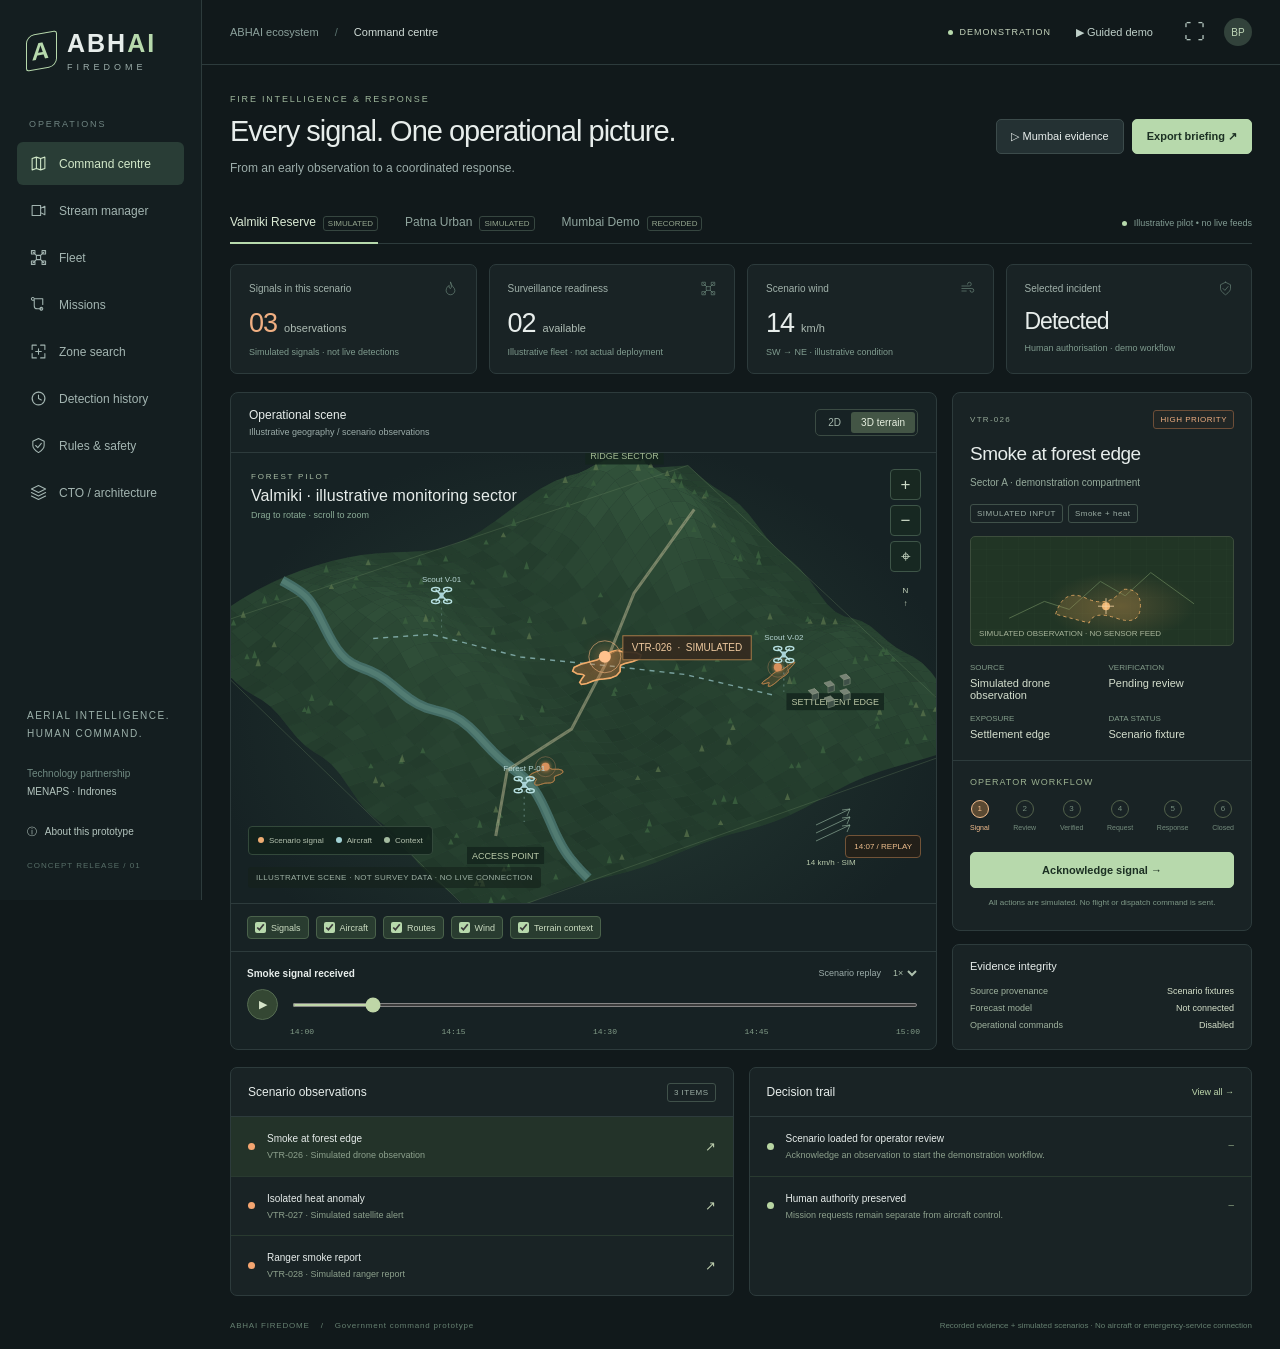
<file: prototype/index.html>
<!doctype html>
<html lang="en">
<head>
<meta charset="utf-8"><meta name="viewport" content="width=device-width, initial-scale=1">
<meta name="theme-color" content="#111a1b"><meta name="description" content="ABHAI FireDome command demonstration. Explore recorded Mumbai evidence and simulated Valmiki and Patna response scenarios.">
<link rel="canonical" href="https://www.abhai.io/prototype">
<meta property="og:type" content="website">
<meta property="og:title" content="ABHAI FireDome · Interactive command prototype">
<meta property="og:description" content="Explore ABHAI’s recorded Mumbai demonstration and simulated Valmiki and Patna incident-response scenarios.">
<meta property="og:url" content="https://www.abhai.io/prototype">
<meta property="og:image" content="https://www.abhai.io/prototype/assets/firedome-preview.png">
<meta property="og:image:alt" content="Illustrative ABHAI FireDome concept: an observation drone above forest and urban terrain.">
<meta name="twitter:card" content="summary_large_image">
<title>ABHAI FireDome · Command</title><link rel="stylesheet" href="/prototype/styles.css">
</head>
<body>
<aside class="rail">
 <a class="brand" href="#command" aria-label="ABHAI FireDome home"><span class="brand-symbol">A</span><span>ABH<b>AI</b><small>FIREDOME</small></span></a>
 <div class="rail-label">OPERATIONS</div>
 <nav id="navigation" aria-label="Main navigation"></nav>
 <div class="rail-footer"><span class="partner-mark">AERIAL INTELLIGENCE.<br>HUMAN COMMAND.</span><div class="partner">Technology partnership<br><b>MENAPS · Indrones</b></div><button class="rail-info" id="scopeButton">ⓘ &nbsp; About this prototype</button><small>CONCEPT RELEASE / 01</small></div>
</aside>
<div class="workspace">
 <header class="topbar"><div class="breadcrumb">ABHAI ecosystem <span>/</span> <b id="pageCrumb">Command centre</b></div><div class="top-actions"><span class="demo-badge"><i></i> DEMONSTRATION</span><button id="tourButton" class="button subtle">▶ Guided demo</button><button id="presentButton" class="icon-button" title="Presentation mode" aria-label="Toggle presentation mode">⛶</button><span class="avatar" title="Demonstration operator">BP</span></div></header>
 <main>
  <section class="page-heading"><div><div class="eyebrow">FIRE INTELLIGENCE & RESPONSE</div><h1 id="pageTitle">Every signal. One operational picture.</h1><p id="pageDescription">From an early observation to a coordinated response.</p></div><div class="heading-actions"><button id="evidenceButton" class="button">▷ Mumbai evidence</button><button id="briefButton" class="button primary">Export briefing ↗</button></div></section>
  <section class="scenario-strip" aria-label="Pilot scenario"><div class="scenario-tabs" id="scenarioTabs"></div><div class="scenario-note"><span class="dot"></span><span id="scenarioNote">Illustrative pilot • no live feeds</span></div></section>
  <div id="tourPanel" class="tour-panel" hidden></div>
  <div id="content"></div>
  <footer class="workspace-footer"><span>ABHAI FIREDOME <span class="footer-separator">/</span> Government command prototype</span><span>Recorded evidence + simulated scenarios · No aircraft or emergency-service connection</span></footer>
 </main>
</div>
<dialog id="modal"><div class="dialog-head"><div><div id="modalEyebrow" class="eyebrow"></div><h2 id="modalTitle"></h2></div><button id="closeModal" class="icon-button" aria-label="Close dialog">×</button></div><div id="modalBody"></div></dialog>
<div id="toast" class="toast" role="status" aria-live="polite"></div>
<script src="/prototype/data.js"></script><script src="/prototype/terrain.js"></script><script src="/prototype/app.js"></script>
</body></html>
</file>
<file: prototype/styles.css>
:root{--bg:#11191b;--panel:#192325;--panel2:#1e2b2d;--line:#2d3b3c;--text:#e7edeb;--muted:#9cadaa;--green:#b7d9ac;--orange:#f4a570;--cyan:#83c8cd;--red:#f38c7c;--font:Inter,ui-sans-serif,-apple-system,BlinkMacSystemFont,"Segoe UI",sans-serif}
*{box-sizing:border-box}body{margin:0;background:var(--bg);color:var(--text);font-family:var(--font);font-size:13px}button,input,select{font:inherit}button,a,input,select{-webkit-tap-highlight-color:transparent}button{cursor:pointer}button:disabled{cursor:not-allowed;opacity:.45}button:focus-visible,a:focus-visible,input:focus-visible,select:focus-visible{outline:2px solid var(--green);outline-offset:4px}button{color:inherit}a{color:inherit;text-decoration:none}small{font-size:10px}h1,h2,h3,p{margin:0}button{border:0}h1{font-size:29px;line-height:1.24;letter-spacing:-1px;font-weight:500}h2{font-size:23px;font-weight:500;letter-spacing:-.5px}h3{font-weight:500;font-size:15px}[hidden]{display:none!important}.rail{width:202px;position:fixed;inset:0 auto 0 0;background:#141e20;border-right:1px solid var(--line);display:flex;flex-direction:column;padding:29px 17px;z-index:30}.brand{display:flex;align-items:center;gap:10px;font-size:25px;letter-spacing:2px;padding-left:9px;font-weight:650}.brand b{color:var(--green)}.brand small{display:block;font-size:9px;letter-spacing:4px;font-weight:400;color:var(--muted);margin-top:4px}.brand-symbol{width:31px;height:36px;display:grid;place-items:center;transform:skewY(-10deg);border:1px solid var(--green);color:var(--green);font-size:24px;border-radius:8px 3px 8px 3px}.rail-label{font-size:9px;letter-spacing:1.9px;color:#6f8481;margin:47px 12px 13px}.nav-item{width:100%;display:flex;align-items:center;gap:12px;padding:13px 13px;margin-bottom:4px;border-radius:6px;background:transparent;text-align:left;font-size:12px;color:#a3b5b1}.nav-item:hover{background:#202e30;color:#fff}.nav-item.active{background:#293d36;color:#d2e9c9}.nav-item svg{width:17px;height:17px;stroke-width:1.5;flex-shrink:0}.nav-item .nav-count{margin-left:auto;background:#35463b;padding:2px 5px;border-radius:4px;font-size:9px}.rail-footer{margin-top:auto;padding:28px 10px 0}.partner-mark{font-size:10px;line-height:1.8;letter-spacing:1.5px;color:#9cb1aa}.partner{font-size:10px;color:#708a82;line-height:1.8;margin-top:22px}.partner b{color:#b4c5be;font-weight:400}.rail-info{background:transparent;padding:0;margin:24px 0 17px;color:#b4c5be;font-size:10px;text-align:left}.rail-footer>small{color:#576e67;font-size:8px;letter-spacing:1px}.workspace{margin-left:202px}.topbar{height:65px;display:flex;align-items:center;justify-content:space-between;padding:0 28px;border-bottom:1px solid var(--line)}.breadcrumb{font-size:11px;color:#8ca19c}.breadcrumb span{margin:0 13px;color:#5b7470}.breadcrumb b{font-weight:400;color:#d1dcd7}.top-actions{display:flex;align-items:center;gap:16px}.demo-badge{font-size:9px;letter-spacing:1px;color:#c4d3bc;display:flex;align-items:center;gap:7px}.demo-badge i,.dot{width:5px;height:5px;border-radius:50%;display:inline-block;background:var(--green)}.avatar{width:28px;height:28px;border-radius:50%;background:#32423b;color:#c1d8b9;display:grid;place-items:center;font-size:10px}.button{background:#243133;border:1px solid #3c4b4b;padding:10px 14px;border-radius:5px;font-size:11px;white-space:nowrap;transition:background .15s}.button:hover{background:#344446}.button.primary{background:var(--green);border-color:var(--green);color:#1c3023;font-weight:600}.button.primary:hover{background:#cee9c5}.button.subtle{border-color:transparent;background:transparent;color:#bfd0c9;padding:8px}.icon-button{width:30px;height:30px;background:transparent;color:#b2c4bd;font-size:21px;border-radius:4px}.icon-button:hover{background:#2d3c38}main{padding:29px 28px 16px;max-width:1900px;margin:auto}.page-heading{display:flex;justify-content:space-between;align-items:center;gap:20px;margin-bottom:25px}.eyebrow{font-size:9px;letter-spacing:1.8px;color:#9db69b;margin-bottom:10px}.page-heading p{color:var(--muted);font-size:12px;margin-top:9px;line-height:1.6}.heading-actions{display:flex;gap:8px}.scenario-strip{border-bottom:1px solid var(--line);display:flex;justify-content:space-between;gap:15px;align-items:center;margin-bottom:20px}.scenario-tabs{display:flex;gap:27px}.scenario-tab{background:transparent;color:#8fa49d;padding:12px 0 14px;font-size:12px;position:relative;white-space:nowrap}.scenario-tab.active{color:#dcebd6}.scenario-tab.active:after{content:"";position:absolute;bottom:-1px;height:2px;background:var(--green);left:0;right:0}.scenario-tab small{font-size:8px;margin-left:7px;border:1px solid #364640;border-radius:3px;padding:2px 4px;color:#94a58e}.scenario-note{font-size:9px;color:#829c93;display:flex;align-items:center;gap:7px}.stats{display:grid;grid-template-columns:repeat(4,1fr);gap:12px;margin-bottom:18px}.stat{border:1px solid var(--line);background:var(--panel);padding:16px 18px;border-radius:7px}.stat-head{display:flex;align-items:center;justify-content:space-between;color:#a0b1aa;font-size:10px}.stat-head svg{width:15px;height:15px;color:#718e81}.stat-value{font-size:27px;letter-spacing:-1px;font-weight:450;margin-top:12px}.stat-value span{font-size:11px;margin-left:7px;letter-spacing:0;color:#adbbb3}.stat-foot{font-size:9px;color:#7f9b8e;margin-top:8px}.stat:nth-child(1) .stat-value{color:#f0af82}.command-grid{display:grid;grid-template-columns:minmax(0,1fr) 300px;gap:15px}.map-panel{border:1px solid var(--line);border-radius:8px;overflow:hidden;background:#172224;min-width:0}.panel-head{min-height:58px;padding:15px 18px;display:flex;align-items:center;justify-content:space-between;gap:12px;border-bottom:1px solid var(--line)}.panel-head h3{font-size:12px}.panel-head p{font-size:9px;color:var(--muted);margin-top:5px}.chip{font-size:8px;letter-spacing:.5px;padding:4px 6px;border:1px solid #46594b;border-radius:3px;color:#bed2ae;white-space:nowrap}.chip.orange{border-color:#6d4e38;color:#f0af82;background:#553b2825}.chip.blue{border-color:#3a6062;color:#9acdd0}.chip.muted{border-color:#40514a;color:#9caea5}.segment{display:flex;border:1px solid #3b4b43;border-radius:5px;padding:2px}.segment button{padding:5px 10px;background:transparent;font-size:10px;color:#a7b9ae;border-radius:3px}.segment button.active{background:#435545;color:#e6efdf}.map-stage{height:450px;position:relative;overflow:hidden;background:radial-gradient(ellipse at 50% 60%,#263c34,#162224 75%)}#terrainCanvas{display:block;width:100%;height:100%;touch-action:none;cursor:grab}#terrainCanvas:active{cursor:grabbing}.map-label{position:absolute;left:20px;top:19px;pointer-events:none}.map-label .eyebrow{margin-bottom:6px;color:#a8bca4;font-size:8px}.map-label h3{font-size:16px;letter-spacing:.1px}.map-label p{font-size:9px;color:#8aab96;margin-top:5px}.map-notice{position:absolute;bottom:15px;left:17px;font-size:8px;letter-spacing:.3px;color:#9db0a3;pointer-events:none;background:#14211b9c;padding:6px 8px;border-radius:3px}.map-tools{position:absolute;right:15px;top:16px;display:flex;flex-direction:column;gap:5px}.map-tools button{width:31px;height:31px;font-size:17px;background:#182922e0;border:1px solid #3e5548;border-radius:4px;color:#cbdac6}.map-compass{margin-top:8px;text-align:center;font-size:8px;color:#c6d5bd;line-height:1.6;pointer-events:none}.map-legend{position:absolute;left:17px;bottom:48px;display:flex;gap:12px;font-size:8px;color:#b4c2af;background:#12231cd9;padding:9px;border:1px solid #33493b;border-radius:4px}.map-legend i{display:inline-block;width:6px;height:6px;border-radius:50%;margin-right:5px}.layers-row{display:flex;flex-wrap:wrap;gap:7px;padding:12px 16px;border-top:1px solid var(--line)}.layer-toggle{font-size:9px;display:flex;align-items:center;gap:5px;color:#a2b9ab;border:1px solid #32463a;border-radius:4px;padding:5px 7px;cursor:pointer}.layer-toggle input{accent-color:#b7d9ac;width:11px;height:11px;margin:0}.layer-toggle:has(input:checked){background:#293c30;border-color:#4a624b;color:#cbdcc1}.timeline{padding:15px 16px 13px;border-top:1px solid var(--line)}.timeline-heading{display:flex;justify-content:space-between;align-items:center;margin-bottom:10px;font-size:10px}.timeline-heading span{font-size:9px;color:var(--muted)}.timeline-bar{display:flex;align-items:center;gap:12px}.play{border:1px solid #546b51;border-radius:50%;width:31px;height:31px;flex-shrink:0;background:#344733;color:#d5e4c9;font-size:11px}.timeline input[type=range]{width:100%;accent-color:#bfd6a7;height:4px}.time-labels{display:flex;justify-content:space-between;padding-left:43px;margin-top:7px;color:#819b87;font-size:8px;font-family:ui-monospace,monospace}.timeline-controls{display:flex;gap:8px;align-items:center}.timeline-controls select{background:transparent;color:#adc0ad;border:0;font-size:9px}.timeline-controls option{background:#1c2e24}.right-column{display:flex;flex-direction:column;gap:13px}.incident-panel{border:1px solid var(--line);background:var(--panel);border-radius:8px;overflow:hidden;flex:1}.incident-top{padding:17px}.incident-id{font-size:8px;color:#94a796;letter-spacing:1.3px;display:flex;justify-content:space-between;align-items:center}.incident-top h3{font-size:19px;letter-spacing:-.5px;line-height:1.3;margin-top:13px}.incident-top>p{font-size:10px;color:#96ab9c;line-height:1.6;margin-top:8px}.source-tags{margin:13px 0;display:flex;gap:5px;flex-wrap:wrap}.evidence-thumb{height:125px;overflow:hidden;position:relative;cursor:pointer;background:#263c2e;border-radius:5px;width:100%;padding:0;text-align:left}.evidence-thumb img{width:100%;height:100%;object-fit:cover;opacity:.85}.evidence-thumb:after{content:"";position:absolute;inset:0;background:linear-gradient(transparent, #101c18c9)}.evidence-thumb .evidence-caption{position:absolute;bottom:9px;left:10px;z-index:1;font-size:9px;color:white}.evidence-thumb .play-bubble{position:absolute;top:44px;left:calc(50% - 17px);width:34px;height:34px;border-radius:50%;display:grid;place-items:center;background:#17251fa6;color:#fff;border:1px solid #b7c8b191;z-index:1}.evidence-label{font-size:8px;color:#809986;margin-top:7px;line-height:1.6}.synthetic-evidence{height:110px;border:1px solid #3c4d3c;border-radius:5px;background:radial-gradient(ellipse at 57% 64%,#ce97553d,transparent 35%),repeating-linear-gradient(0deg,transparent 0 15px,#54725116 16px),repeating-linear-gradient(90deg,transparent 0 15px,#54725116 16px),#213525;position:relative;display:grid;place-items:center}.synthetic-evidence svg{height:80px;width:100%}.synthetic-evidence span{position:absolute;bottom:7px;left:8px;font-size:8px;color:#a8b59b}.detail-grid{display:grid;grid-template-columns:1fr 1fr;gap:13px;margin:17px 0 3px}.detail-grid dt{font-size:8px;color:#829b89;margin-bottom:5px}.detail-grid dd{margin:0;font-size:11px;color:#d4decd}.workflow{border-top:1px solid var(--line);padding:16px 17px}.workflow-title{font-size:9px;letter-spacing:1px;color:#9ab090;margin-bottom:13px}.steps{display:flex;justify-content:space-between;gap:2px;margin-bottom:15px}.step{display:flex;align-items:center;flex-direction:column;font-size:7px;gap:6px;color:#748c7d}.step i{border:1px solid #52614b;width:18px;height:18px;border-radius:50%;font-size:8px;font-style:normal;display:grid;place-items:center}.step.done{color:#c1d3ad}.step.done i{background:#a8c69a;color:#19301d;border-color:#a8c69a}.step.current{color:#f4be8e}.step.current i{border-color:#f4be8e;background:#5a4932}.workflow .button{width:100%;margin-top:6px;padding:11px}.workflow small{display:block;font-size:8px;line-height:1.6;color:#7d9786;margin-top:9px;text-align:center}.mini-panel{border:1px solid var(--line);background:var(--panel);border-radius:7px;padding:15px 17px}.mini-panel h3{font-size:11px;margin-bottom:11px}.mini-line{display:flex;justify-content:space-between;font-size:9px;line-height:1.9;color:#9fb29e}.mini-line b{font-weight:400;color:#d5e0ca}.bottom-grid{display:grid;grid-template-columns:1fr 1fr;gap:15px;margin-top:17px}.list-panel{border:1px solid var(--line);background:var(--panel);border-radius:7px;overflow:hidden}.list-panel .panel-head{min-height:49px;padding:13px 17px}.event-row{display:flex;gap:12px;padding:13px 17px;border-bottom:1px solid #293a30;align-items:center}.event-row:last-child{border:0}.event-dot{width:7px;height:7px;border-radius:50%;background:#b8d5a2;flex-shrink:0}.event-dot.orange{background:var(--orange)}.event-row .event-main{flex:1}.event-main b{font-size:10px;font-weight:450}.event-main p{font-size:9px;color:#8da18d;margin-top:4px;line-height:1.5}.event-row time{font-size:9px;color:#9ab18e;font-family:ui-monospace,monospace}.text-link{padding:0;background:transparent;color:#bed7ac;font-size:9px}.workspace-footer{display:flex;justify-content:space-between;gap:20px;font-size:8px;color:#668071;margin-top:23px;line-height:1.8}.workspace-footer>span:first-child{letter-spacing:.8px}.footer-separator{margin:0 8px}.tour-panel{border:1px solid #6f8661;background:#2b3b2d;padding:17px 20px;display:flex;align-items:center;gap:20px;border-radius:6px;margin-bottom:18px}.tour-panel .tour-number{font-size:25px;color:#c1d8a9;font-weight:300}.tour-panel>div:nth-child(2){flex:1}.tour-panel h3{font-size:13px;margin-bottom:5px}.tour-panel p{font-size:11px;line-height:1.5;color:#b9c8b0}.tour-actions{display:flex;gap:7px;align-items:center}.content-card{background:var(--panel);border:1px solid var(--line);border-radius:8px;padding:23px;margin-bottom:16px}.content-card>p{font-size:12px;line-height:1.8;color:var(--muted);margin-top:10px}.card-grid{display:grid;grid-template-columns:repeat(3,1fr);gap:16px}.fleet-card{background:var(--panel);border:1px solid var(--line);border-radius:8px;padding:23px}.fleet-card .drone-drawing{height:105px;display:grid;place-items:center;background:radial-gradient(#304a38,transparent 65%);margin-bottom:17px}.fleet-card .drone-drawing svg{width:100px;height:100px;color:#b9caaa}.fleet-card h3{margin:14px 0 5px}.fleet-card>p{font-size:10px;color:var(--muted)}.battery{height:4px;background:#314331;border-radius:2px;margin:14px 0}.battery span{height:100%;display:block;background:#aecb9a;border-radius:2px}.fleet-card .button{width:100%;margin-top:20px}.table-wrapper{overflow-x:auto;border:1px solid var(--line);border-radius:7px;background:var(--panel)}table{width:100%;border-collapse:collapse;min-width:650px;text-align:left}th{padding:15px 18px;font-size:8px;font-weight:400;letter-spacing:1.1px;color:#8ca18d;background:#1e2c26}td{padding:17px 18px;border-top:1px solid #2b3c30;font-size:11px;color:#c5d3bd}td small{display:block;color:#81987d;margin-top:5px;font-size:9px}.table-toolbar{display:flex;justify-content:space-between;gap:15px;margin:0 0 15px;align-items:center}.search-input{border:1px solid #455841;border-radius:5px;padding:10px 12px;background:#1b2a21;color:#e0ebd8;width:280px;font-size:11px}.select{border:1px solid #455841;border-radius:5px;background:#1e2e23;color:#dbe5d4;padding:9px 12px}.empty{padding:40px;text-align:center;color:#9aaf92;font-size:12px}.source-callout{padding:14px 17px;border-left:2px solid #a7c591;background:#233329;color:#a6bd9c;font-size:11px;line-height:1.8;margin-bottom:19px}.source-callout strong{color:#d7e5cf;font-weight:500}.evidence-layout{display:grid;grid-template-columns:1.7fr 1fr;gap:20px}.video-frame{background:#0a100d;border:1px solid #3b4d3e;border-radius:7px;overflow:hidden}.video-frame video{width:100%;max-height:520px;display:block}.video-caption{padding:14px;font-size:10px;color:#9db593;line-height:1.7}.chapter{width:100%;text-align:left;display:flex;gap:15px;background:transparent;padding:14px 0;border-bottom:1px solid var(--line)}.chapter time{font-size:10px;color:#c0d9ad;font-family:monospace}.chapter b{font-size:11px;font-weight:450}.chapter p{font-size:10px;margin-top:5px;color:#8ea287;line-height:1.6}.architecture-grid{display:grid;grid-template-columns:repeat(3,1fr);gap:13px}.architecture-box{border:1px solid var(--line);border-radius:6px;padding:20px;background:var(--panel)}.architecture-box .number{color:#8bad7e;font-size:10px;margin-bottom:14px;display:block}.architecture-box h3{font-size:14px;margin-bottom:11px}.architecture-box p{font-size:11px;color:#9eb095;line-height:1.8}.architecture-box .chip{display:inline-block;margin-top:17px}.wide-card{margin-top:18px}.architecture-flow{padding:17px;color:#c6dab9;font-size:12px;line-height:2.1;border:1px solid #46613c;border-radius:6px;background:#213420;margin-bottom:18px}.architecture-flow span{color:#719365;margin:0 8px}.section-title{display:flex;align-items:center;justify-content:space-between;margin:25px 0 14px}.section-title h2{font-size:18px}.zone-grid{display:grid;grid-template-columns:1.5fr 1fr;gap:20px}.form-group{margin:18px 0}.form-group label{display:block;color:#a6bc9b;font-size:10px;margin-bottom:8px}.form-group input:not([type=checkbox]),.form-group select,.form-group textarea{width:100%;background:#14251a;border:1px solid #4b6042;border-radius:4px;padding:11px;color:#d7e5ce}.form-group textarea{min-height:80px;resize:vertical}.form-group input[type=range]{padding:0;accent-color:var(--green)}.check-line{display:flex;gap:10px;font-size:11px;line-height:1.7;color:#becdb5;margin:14px 0;align-items:flex-start}.check-line input{accent-color:#aac592;margin-top:4px;flex-shrink:0}.check-list{padding:16px;background:#203323;border-radius:6px;margin:17px 0}.check-list p{font-size:11px;color:#bfd4b2;line-height:2}.check-list p:before{content:"✓";color:#b6d49d;margin-right:10px}.warning{color:#e8bc89;font-size:11px;line-height:1.8;border:1px solid #675338;padding:13px;border-radius:5px;background:#45362233}.metric-pair{display:flex;justify-content:space-between;margin:14px 0;font-size:11px;color:#9db48f}.metric-pair strong{font-weight:500;color:#dae6ce}dialog{width:min(800px,calc(100% - 30px));max-height:90vh;overflow-y:auto;background:#192820;color:#e4ecd9;border:1px solid #59704b;border-radius:10px;padding:26px;box-shadow:0 40px 160px #000b}dialog::backdrop{background:#07100dc9;backdrop-filter:blur(5px)}.dialog-head{display:flex;align-items:flex-start;justify-content:space-between;gap:20px;margin-bottom:22px}.dialog-head h2{font-size:24px}.dialog-head .eyebrow{margin-bottom:7px}#modalBody p{font-size:12px;color:#b2c5a7;line-height:1.8;margin:10px 0}#modalBody h3{margin:22px 0 9px}.modal-actions{display:flex;justify-content:flex-end;gap:8px;margin-top:22px}.toast{position:fixed;left:50%;bottom:24px;transform:translate(-50%,20px);max-width:calc(100% - 35px);background:#d8e8c7;color:#26391e;padding:14px 24px;box-shadow:0 10px 40px #0005;border-radius:6px;z-index:99;opacity:0;pointer-events:none;transition:.2s;font-size:12px}.toast.visible{opacity:1;transform:translate(-50%,0)}body.presentation .rail{display:none}body.presentation .workspace{margin-left:0}body.presentation .breadcrumb:before{content:"ABHAI / ";color:#b7d9ac;margin-right:8px}body.presentation .map-stage{height:calc(100vh - 370px);min-height:350px}.legend-line{font-size:10px;color:#9fb393;line-height:1.8;margin-top:14px}.mobile-menu{display:none}.overview-image{width:100%;display:block;border-radius:5px;border:1px solid #41533b}.status-note{font-size:10px;color:#a8c09b;line-height:1.7;margin-bottom:17px}.stream-grid{display:grid;grid-template-columns:1.5fr 1fr;gap:18px}.signal-tag{position:absolute;right:15px;bottom:45px;font-size:8px;padding:6px 8px;border:1px solid #725337;background:#251f16c9;color:#edbd8c;border-radius:4px;pointer-events:none}.flow-list{display:flex;flex-wrap:wrap;gap:8px;margin-top:18px}.flow-list span{padding:7px 10px;background:#243b28;color:#c4d9b7;border:1px solid #4b6344;border-radius:4px;font-size:10px}.report-sheet{color:#172d1c;background:#fff;padding:35px}.report-sheet p{color:#38513b!important}.report-sheet table{min-width:0}.report-sheet td,.report-sheet th{color:#263e29;border-color:#c7d7c5;background:#f1f6ec}
@media(min-width:1600px){.map-stage{height:530px}.command-grid{grid-template-columns:minmax(0,1fr) 330px}.incident-top h3{font-size:22px}.evidence-thumb{height:155px}.evidence-thumb .play-bubble{top:58px}}
@media(max-width:1200px){.rail{width:174px;padding:25px 10px}.workspace{margin-left:174px}main{padding:24px 20px}.topbar{padding:0 20px}.heading-actions{flex-direction:column}h1{font-size:25px}.command-grid{grid-template-columns:minmax(0,1fr) 270px}.map-stage{height:440px}.scenario-note{display:none}.scenario-tabs{gap:24px}.card-grid{grid-template-columns:repeat(2,1fr)}}
@media(max-width:960px){.rail{width:64px;padding:22px 8px}.brand{padding:0;justify-content:center}.brand>span:nth-child(2),.rail-label,.rail-footer,.nav-item>span{display:none}.brand-symbol{width:28px;height:33px;font-size:23px}.rail nav{margin-top:35px}.nav-item{justify-content:center;padding:14px 0}.workspace{margin-left:64px}.command-grid{grid-template-columns:minmax(0,1fr) 260px}.stats{gap:8px}.stat{padding:13px}.stat-head{font-size:9px}.stat-value{font-size:23px}.stat-foot{font-size:8px}.breadcrumb{font-size:10px}.architecture-grid{grid-template-columns:repeat(2,1fr)}.scenario-tabs{gap:20px}.map-legend{gap:7px;font-size:7px}.map-label h3{font-size:14px}.top-actions{gap:10px}.map-notice{max-width:75%;line-height:1.5}.evidence-layout{grid-template-columns:1fr}.zone-grid{grid-template-columns:1fr}.stream-grid{grid-template-columns:1fr}.page-heading{gap:13px}}
@media(max-width:740px){main{padding:22px 14px}.topbar{padding:0 14px;height:56px}.breadcrumb{display:none}.top-actions{width:100%;justify-content:space-between}.page-heading{align-items:flex-start;flex-direction:column;margin-bottom:14px}h1{font-size:25px}.heading-actions{flex-direction:row;width:100%}.heading-actions .button{flex:1}.scenario-tabs{gap:16px;width:100%;justify-content:space-between}.scenario-tab{font-size:10px}.scenario-tab small{display:none}.stats{grid-template-columns:repeat(2,1fr)}.stat-value{font-size:23px;margin-top:7px}.stat-foot{margin-top:5px}.command-grid{grid-template-columns:1fr}.map-stage{height:380px}.right-column{display:grid;grid-template-columns:1fr}.incident-top .evidence-thumb{height:160px}.bottom-grid{grid-template-columns:1fr}.workspace-footer{flex-direction:column;gap:4px}.card-grid,.architecture-grid{grid-template-columns:1fr}.tour-panel{flex-wrap:wrap;padding:14px;gap:10px}.tour-actions{width:100%;justify-content:flex-end}.tour-panel>div:nth-child(2){min-width:75%}.table-toolbar{flex-wrap:wrap}.search-input{width:100%}.content-card{padding:18px}.map-legend{font-size:8px}.demo-badge{font-size:8px}.panel-head{padding:13px}.map-label{left:14px}body.presentation .map-stage{height:420px}.scenario-note{display:none}.eyebrow{font-size:8px}.page-heading p{font-size:11px}.rail{width:53px}.workspace{margin-left:53px}.nav-item svg{width:16px;height:16px}.top-actions .button{font-size:10px}.avatar{display:none}.dialog-head h2{font-size:20px}dialog{padding:19px}}
@media print{body{background:white;color:black}.rail,.topbar,main,.toast{display:none!important}.workspace{margin:0}dialog{position:static;display:block;border:0;box-shadow:none;max-height:none;width:100%;background:white;color:black}.dialog-head,.modal-actions{display:none}.report-sheet{padding:0}dialog::backdrop{display:none}}
</file>
